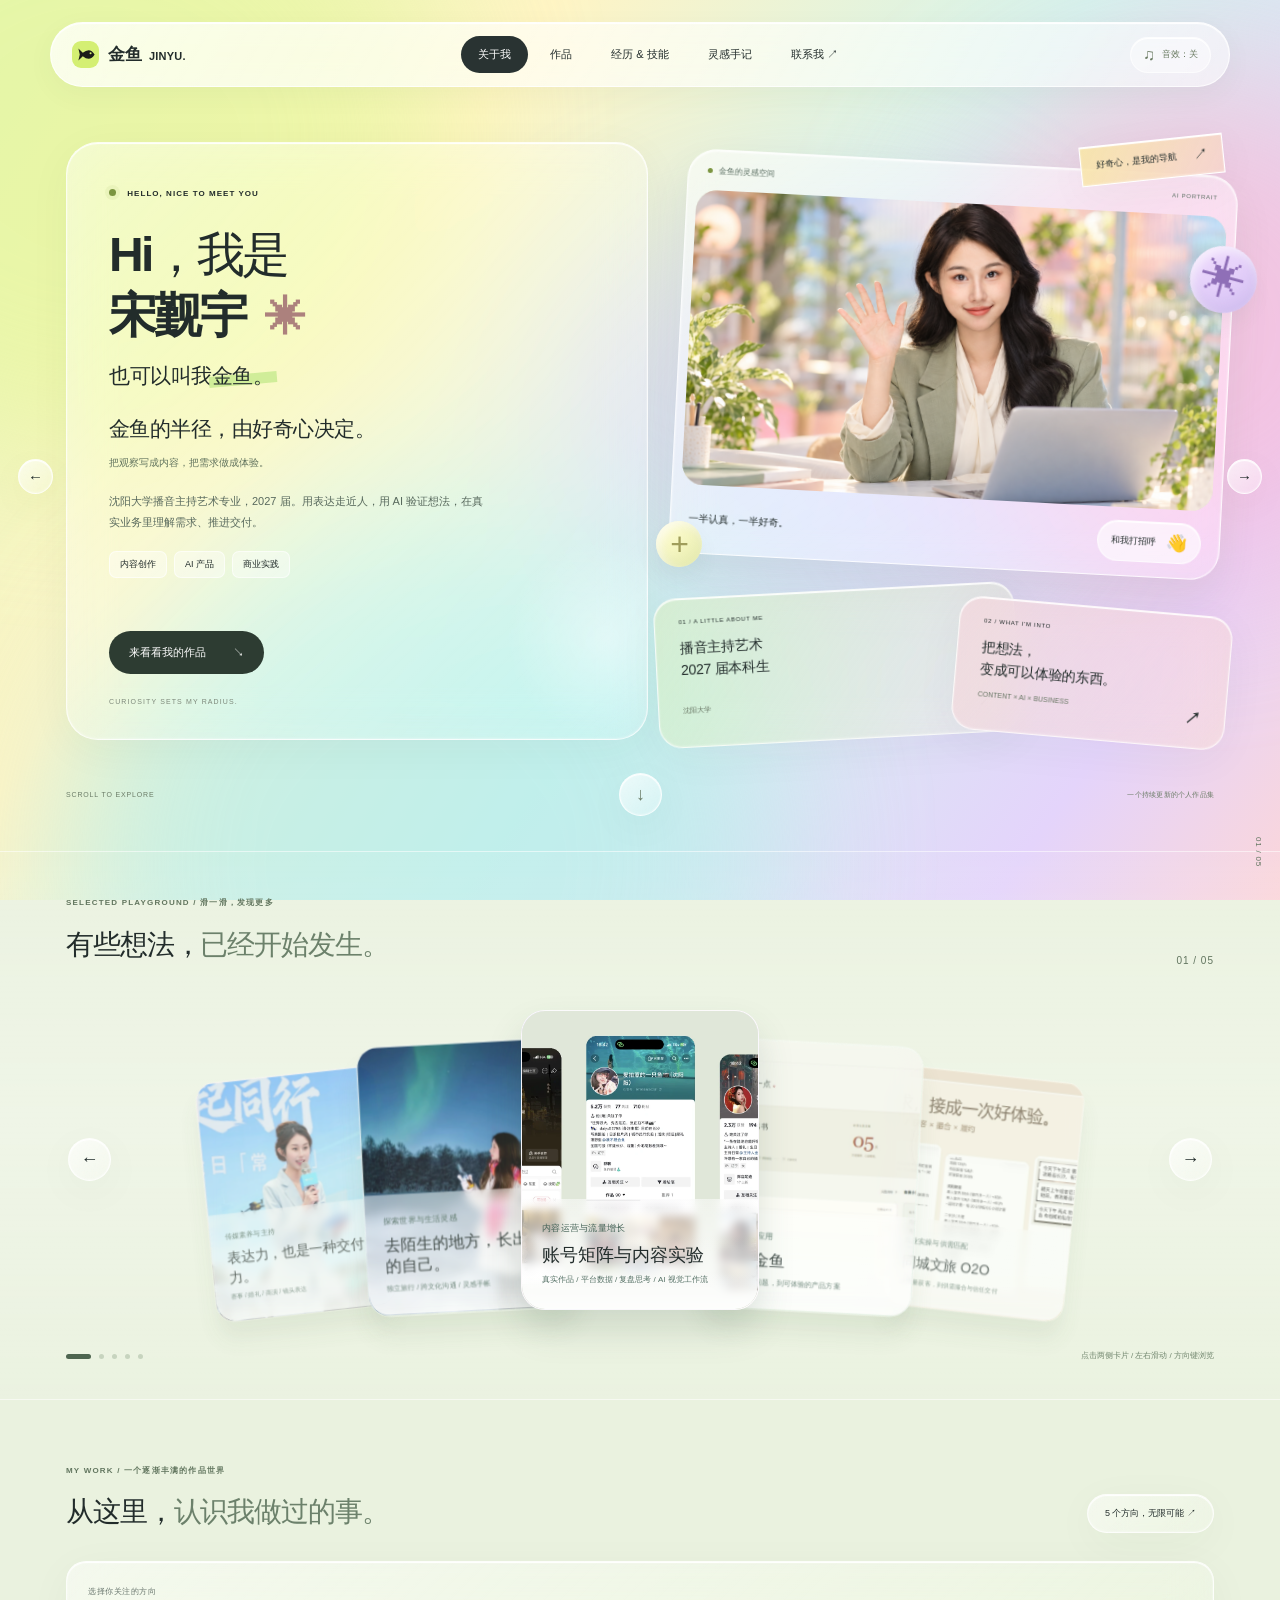
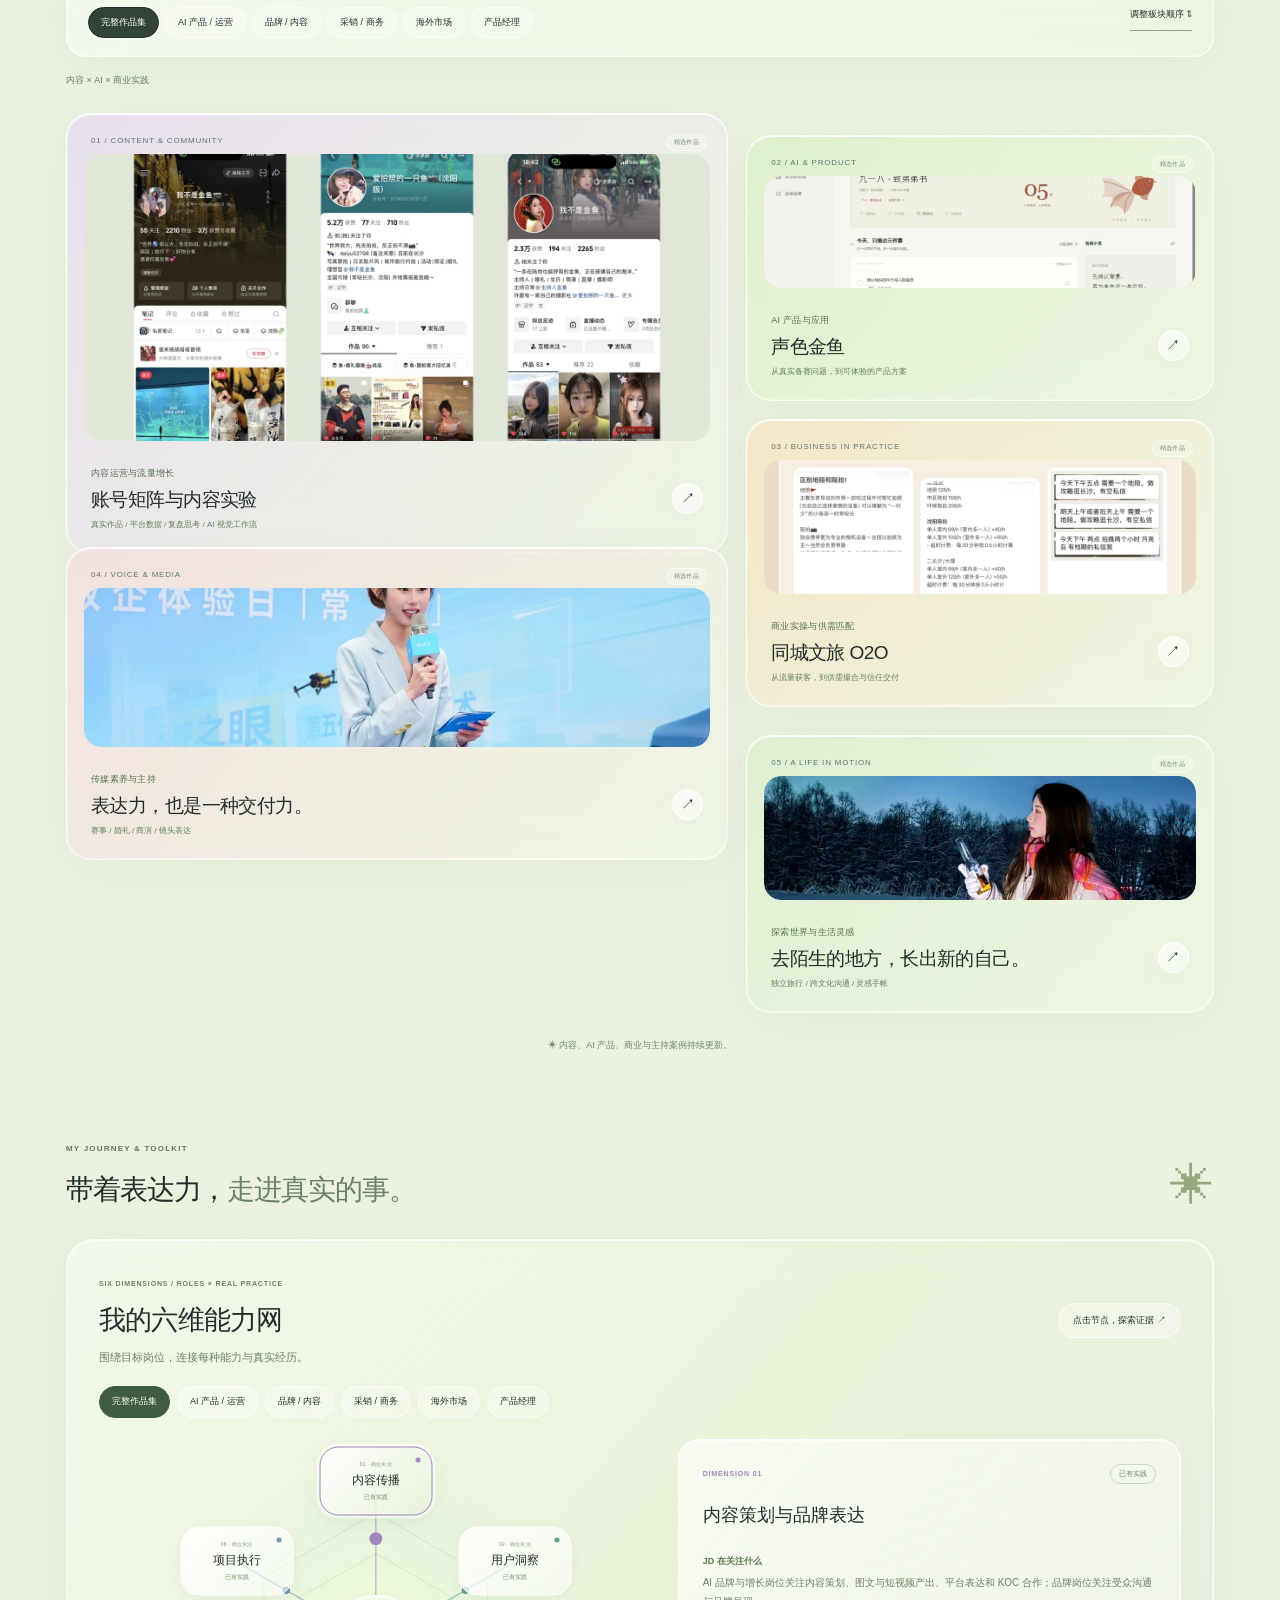
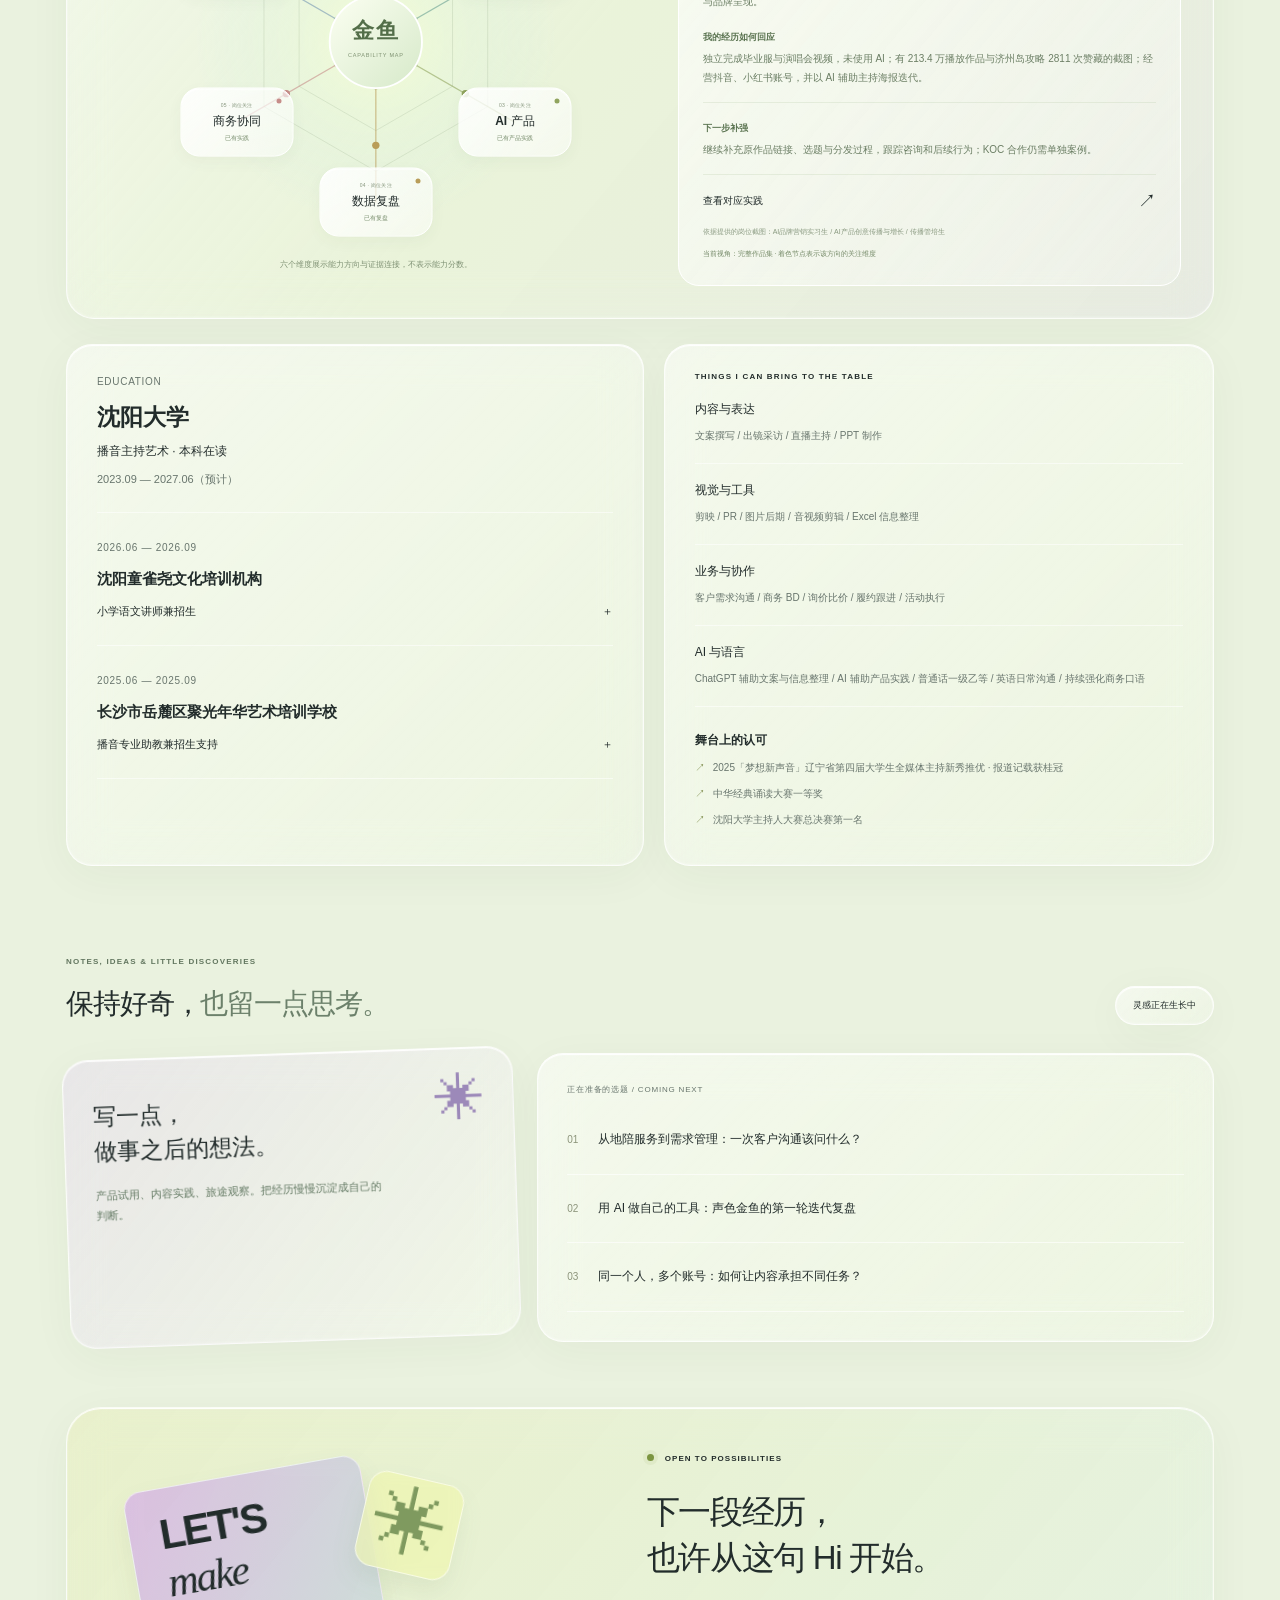
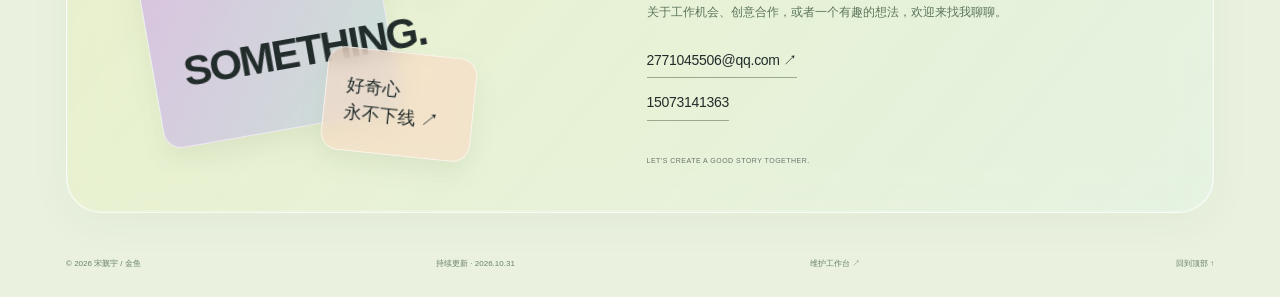
<file: index.html>
<!doctype html>
<html lang="zh-CN"><head><meta charset="utf-8"><meta name="viewport" content="width=device-width,initial-scale=1"><meta name="theme-color" content="#eff5d5"><meta name="description" content="宋觐宇的个人作品集：内容创作、AI 产品与商业实践。"><title>宋觐宇 · 金鱼 | 一个正在生长的作品集</title><link rel="icon" href="assets/icon.svg"><link rel="stylesheet" href="style.css"><link rel="stylesheet" href="skeleton.css"><link rel="stylesheet" href="enhancements.css"><link rel="stylesheet" href="content-updates.css"><link rel="stylesheet" href="commerce.css"><link rel="stylesheet" href="ai-product.css"><link rel="stylesheet" href="voice.css"><link rel="stylesheet" href="world.css"><script src="content.js" defer></script><script src="portfolio-schema.js" defer></script><script src="accounts.js" defer></script><script src="commerce.js" defer></script><script src="ai-product.js" defer></script><script src="voice.js" defer></script><script src="world.js" defer></script><script src="main.js" defer></script><script src="enhancements.js" defer></script></head>
<body><a class="skip" href="#main">跳到正文</a><div class="gradient-bg" aria-hidden="true"><i></i><i></i><i></i><i></i></div><header class="nav glass"><a class="brand" href="#hello"><img src="assets/icon.svg" alt=""><b>金鱼<span> JINYU.</span></b></a><nav aria-label="主导航"><a href="#hello" class="active">关于我</a><a href="#work">作品</a><a href="#experience">经历 & 技能</a><a href="#insights">灵感手记</a><a href="#contact">联系我 ↗</a></nav><button id="sound-toggle" class="sound-toggle" type="button" aria-pressed="false" aria-label="开启页面音效"><span class="sound-icon" aria-hidden="true">♫</span><span class="sound-label">音效：关</span></button></header>
<div class="page-rail"><button id="section-prev" class="glass round-btn" aria-label="上一个页面板块">←</button><span id="section-position">01 / 05</span><button id="section-next" class="glass round-btn" aria-label="下一个页面板块">→</button></div>
<main id="main"><section id="hello" class="hero wrap"><div class="hero-grid"><div class="hello-copy glass"><p class="eyebrow"><span class="status-dot"></span> HELLO, NICE TO MEET YOU</p><h1>Hi，我是<br><span class="name-line">宋觐宇<span class="hello-spark">✳</span></span><span class="alias-line">也可以叫我<span>金鱼。</span></span></h1><div class="brand-manifesto"><p id="brand-slogan"></p><span id="brand-subline"></span></div><p id="intro" class="intro"></p><div class="hero-tags"><span>内容创作</span><span>AI 产品</span><span>商业实践</span></div><a class="btn dark-btn" href="#work">来看看我的作品 <span>↘</span></a><span class="tiny-caption">CURIOSITY SETS MY RADIUS.</span></div><div class="character-wrap"><div class="character-card glass" id="character-card"><div class="character-meta"><span><i class="status-dot"></i> 金鱼的灵感空间</span><span>AI PORTRAIT</span></div><img id="ai-portrait" class="ai-portrait" src="assets/jinyu-ai-hello.png" alt="基于宋觐宇照片生成的 AI 形象，坐在桌前微笑抬手打招呼"><div class="portrait-bottom"><span>一半认真，一半好奇。</span><button id="greet" class="greet-btn" aria-label="和金鱼打招呼">和我打招呼 <span class="hand">👋</span></button></div><div id="greeting" class="greeting glass" role="status">嗨，欢迎来到我的小宇宙！</div></div><span class="sticker sticker-top glass">好奇心，是我的导航 <span>↗</span></span><div class="float-orb orb-one" aria-hidden="true">✳</div><div class="float-orb orb-two" aria-hidden="true">+</div></div><a class="mini-card mini-lime glass" href="#experience"><span>01 / A LITTLE ABOUT ME</span><strong>播音主持艺术<br>2027 届本科生</strong><small>沈阳大学 <b>↗</b></small></a><a class="mini-card mini-pink glass" href="#work"><span>02 / WHAT I'M INTO</span><strong>把想法，<br>变成可以体验的东西。</strong><small>CONTENT × AI × BUSINESS <b>↗</b></small></a></div><div class="hero-foot"><span>SCROLL TO EXPLORE</span><a class="glass round-btn" href="#playground" aria-label="向下探索作品">↓</a><span>一个持续更新的个人作品集</span></div></section>
<section id="playground" class="playground"><div class="wrap"><div class="section-head"><div><p class="eyebrow">SELECTED PLAYGROUND / 滑一滑，发现更多</p><h2>有些想法，<span>已经开始发生。</span></h2></div><span class="section-index" id="carousel-count">01 / 05</span></div><div id="carousel" class="carousel" tabindex="0" aria-label="项目轮播，可用左右方向键切换"><button id="carousel-prev" class="glass round-btn carousel-arrow prev" aria-label="上一个作品">←</button><div id="carousel-cards" class="carousel-cards"></div><button id="carousel-next" class="glass round-btn carousel-arrow next" aria-label="下一个作品">→</button></div><div class="carousel-bottom"><div id="carousel-dots" class="carousel-dots" aria-label="选择作品"></div><p>点击两侧卡片 / 左右滑动 / 方向键浏览</p></div></div></section>
<section id="work" class="work wrap"><div class="section-head"><div><p class="eyebrow">MY WORK / 一个逐渐丰满的作品世界</p><h2>从这里，<span>认识我做过的事。</span></h2></div><span class="glass section-pill">5 个方向，无限可能 ↗</span></div><div class="rolebar glass"><div><span class="small-label">选择你关注的方向</span><div id="roles" class="roles" aria-label="按岗位浏览"></div></div><button id="customize" class="subtle-btn" aria-expanded="false" aria-controls="order-panel">调整板块顺序 ⇅</button></div><p id="role-line" class="role-line" aria-live="polite"></p><div id="order-panel" class="order-panel glass" hidden><div class="order-head"><div><b>把最相关的经历放在前面</b><p>拖动或用箭头排序，再复制专属投递链接。</p></div><button class="subtle-btn" id="reset-order">恢复岗位默认</button></div><ul id="order-list"></ul><div class="share-row"><button class="btn dark-btn" id="copy-view">复制当前投递链接 ↗</button><input id="view-url" readonly aria-label="当前投递链接"></div></div><div id="modules" class="bento-grid"></div><p class="skeleton-note">✳ 内容、AI 产品、商业与主持案例持续更新。</p></section>
<section id="experience" class="experience wrap"><div class="section-head"><div><p class="eyebrow">MY JOURNEY & TOOLKIT</p><h2>带着表达力，<span>走进真实的事。</span></h2></div><span class="note-icon">✳</span></div><div id="capabilities" class="capability-network glass"><div class="network-heading"><div><span class="eyebrow">SIX DIMENSIONS / ROLES × REAL PRACTICE</span><h3>我的六维能力网</h3><p>围绕目标岗位，连接每种能力与真实经历。</p></div><span class="network-badge">点击节点，探索证据 ↗</span></div><div id="network-role-filters" class="network-role-filters" aria-label="按目标岗位查看能力"></div><div class="network-layout"><div class="network-figure"><div id="network-chart" class="network-chart" aria-label="六维能力网络"></div><p class="network-footnote">六个维度展示能力方向与证据连接，不表示能力分数。</p></div><div id="network-detail" class="network-detail" aria-live="polite"></div></div></div><div class="experience-grid"><div class="experience-sheet glass"><div class="education"><span class="small-label">EDUCATION</span><h3>沈阳大学</h3><p>播音主持艺术 · 本科在读</p><span class="muted">2023.09 — 2027.06（预计）</span></div><div id="internships"></div></div><div class="toolkit glass"><p class="eyebrow">THINGS I CAN BRING TO THE TABLE</p><div id="skills"></div><div class="honors"><h3>舞台上的认可</h3><ul id="honors"></ul></div></div></div></section>
<section id="insights" class="insights wrap"><div class="section-head"><div><p class="eyebrow">NOTES, IDEAS & LITTLE DISCOVERIES</p><h2>保持好奇，<span>也留一点思考。</span></h2></div><span class="glass section-pill">灵感正在生长中</span></div><div id="posts"></div><div class="notes-empty notes-grid"><div class="notes-intro glass"><span class="scribble-star">✳</span><h3>写一点，<br>做事之后的想法。</h3><p>产品试用、内容实践、旅途观察。把经历慢慢沉淀成自己的判断。</p></div><div class="notes-list glass"><p class="small-label">正在准备的选题 / COMING NEXT</p><ol id="post-ideas"></ol></div></div></section>
<section id="contact" class="contact wrap glass"><div class="contact-collage" aria-hidden="true"><div class="collage-tile tile-a">LET'S<br><i>make</i><br>SOMETHING.</div><div class="collage-tile tile-b">✳</div><div class="collage-tile tile-c">好奇心<br>永不下线 ↗</div></div><div class="contact-copy"><p class="eyebrow"><span class="status-dot"></span> OPEN TO POSSIBILITIES</p><h2>下一段经历，<br>也许从这句 Hi 开始。</h2><p>关于工作机会、创意合作，或者一个有趣的想法，欢迎来找我聊聊。</p><div class="contact-links"><a id="email-link"></a><a id="phone-link"></a></div><span class="small-label">LET'S CREATE A GOOD STORY TOGETHER.</span></div></section></main><footer class="wrap footer"><span>© <span id="year"></span> 宋觐宇 / 金鱼</span><span>持续更新 · <span id="updated"></span></span><a href="studio.html">维护工作台 ↗</a><a href="#hello">回到顶部 ↑</a></footer>
<dialog id="case-dialog"><div class="dialog-top"><span class="eyebrow" id="case-eyebrow"></span><button class="close-btn" aria-label="关闭项目详情">×</button></div><div id="case-body"></div></dialog><dialog id="image-dialog"><button class="close-btn" aria-label="关闭图片">×</button><img id="lightbox-image" alt=""><p id="lightbox-caption"></p></dialog><div id="toast" role="status" aria-live="polite"></div></body></html>
</file>
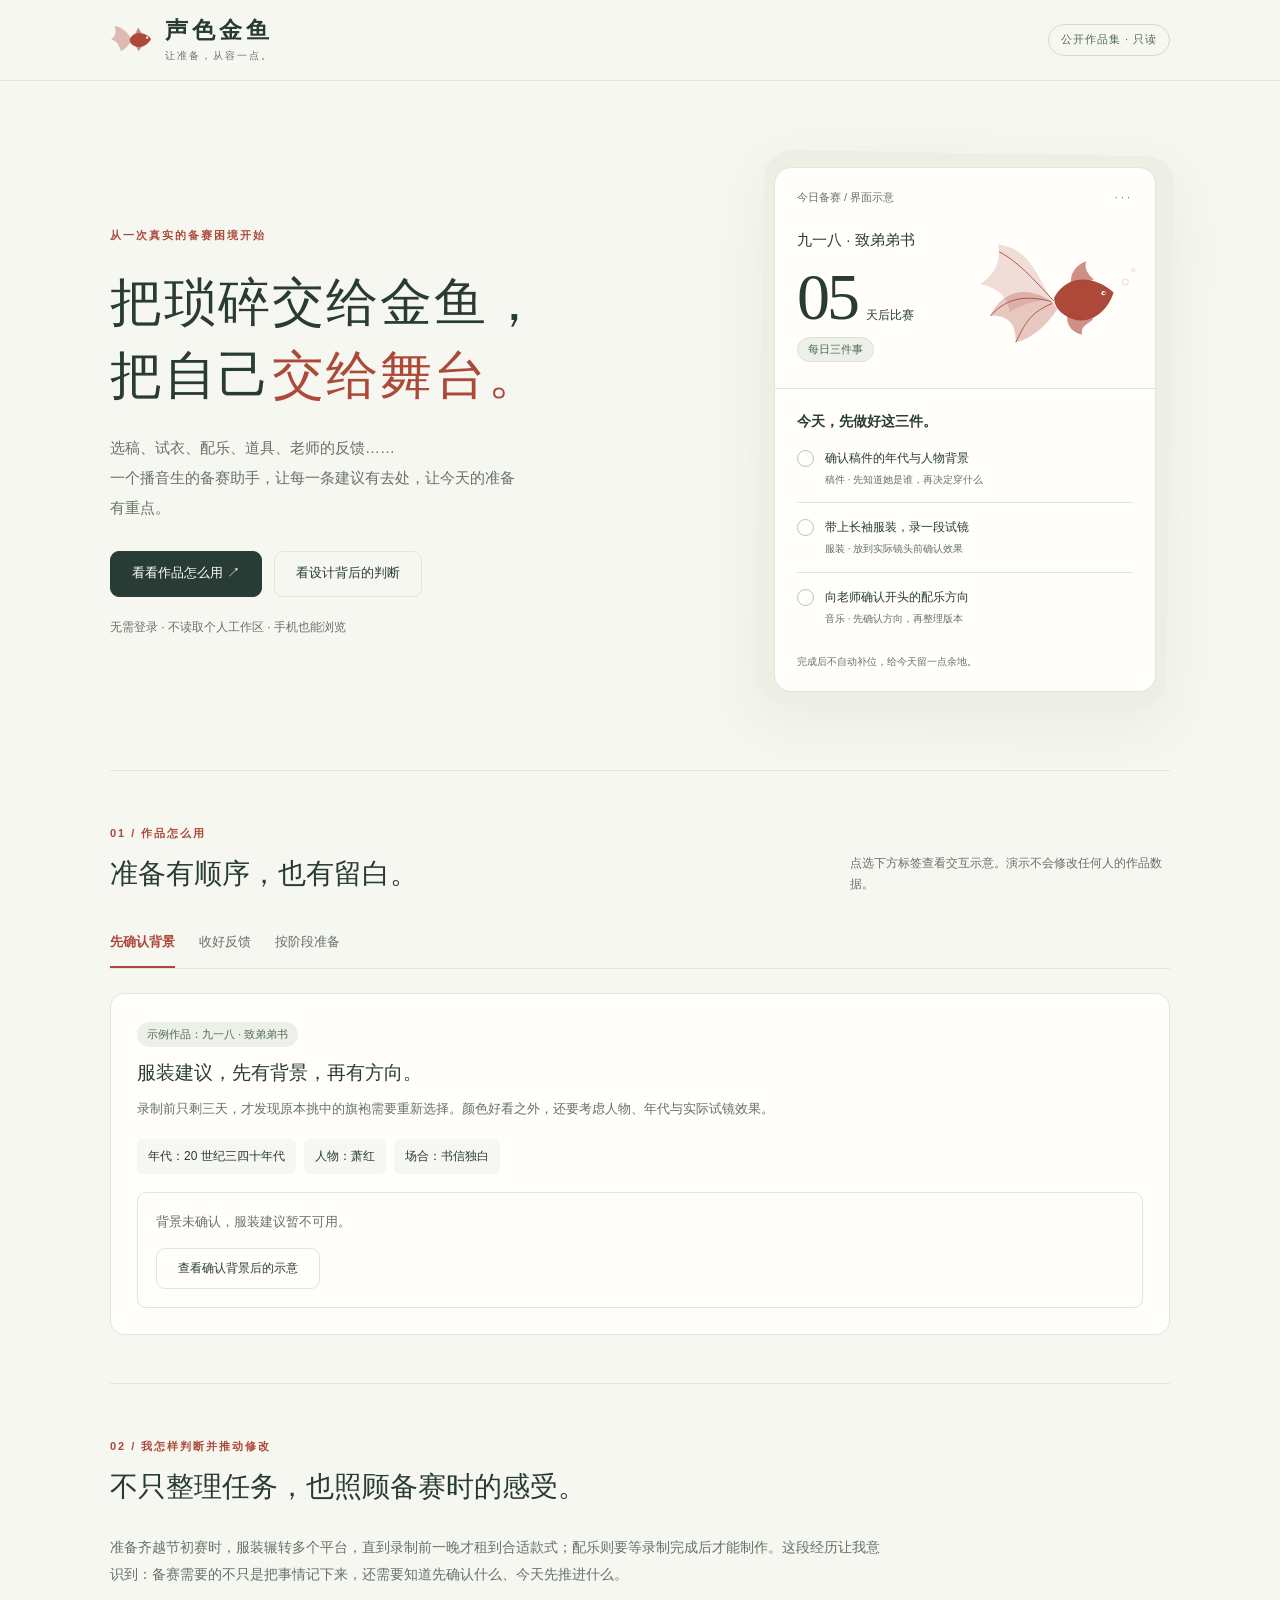
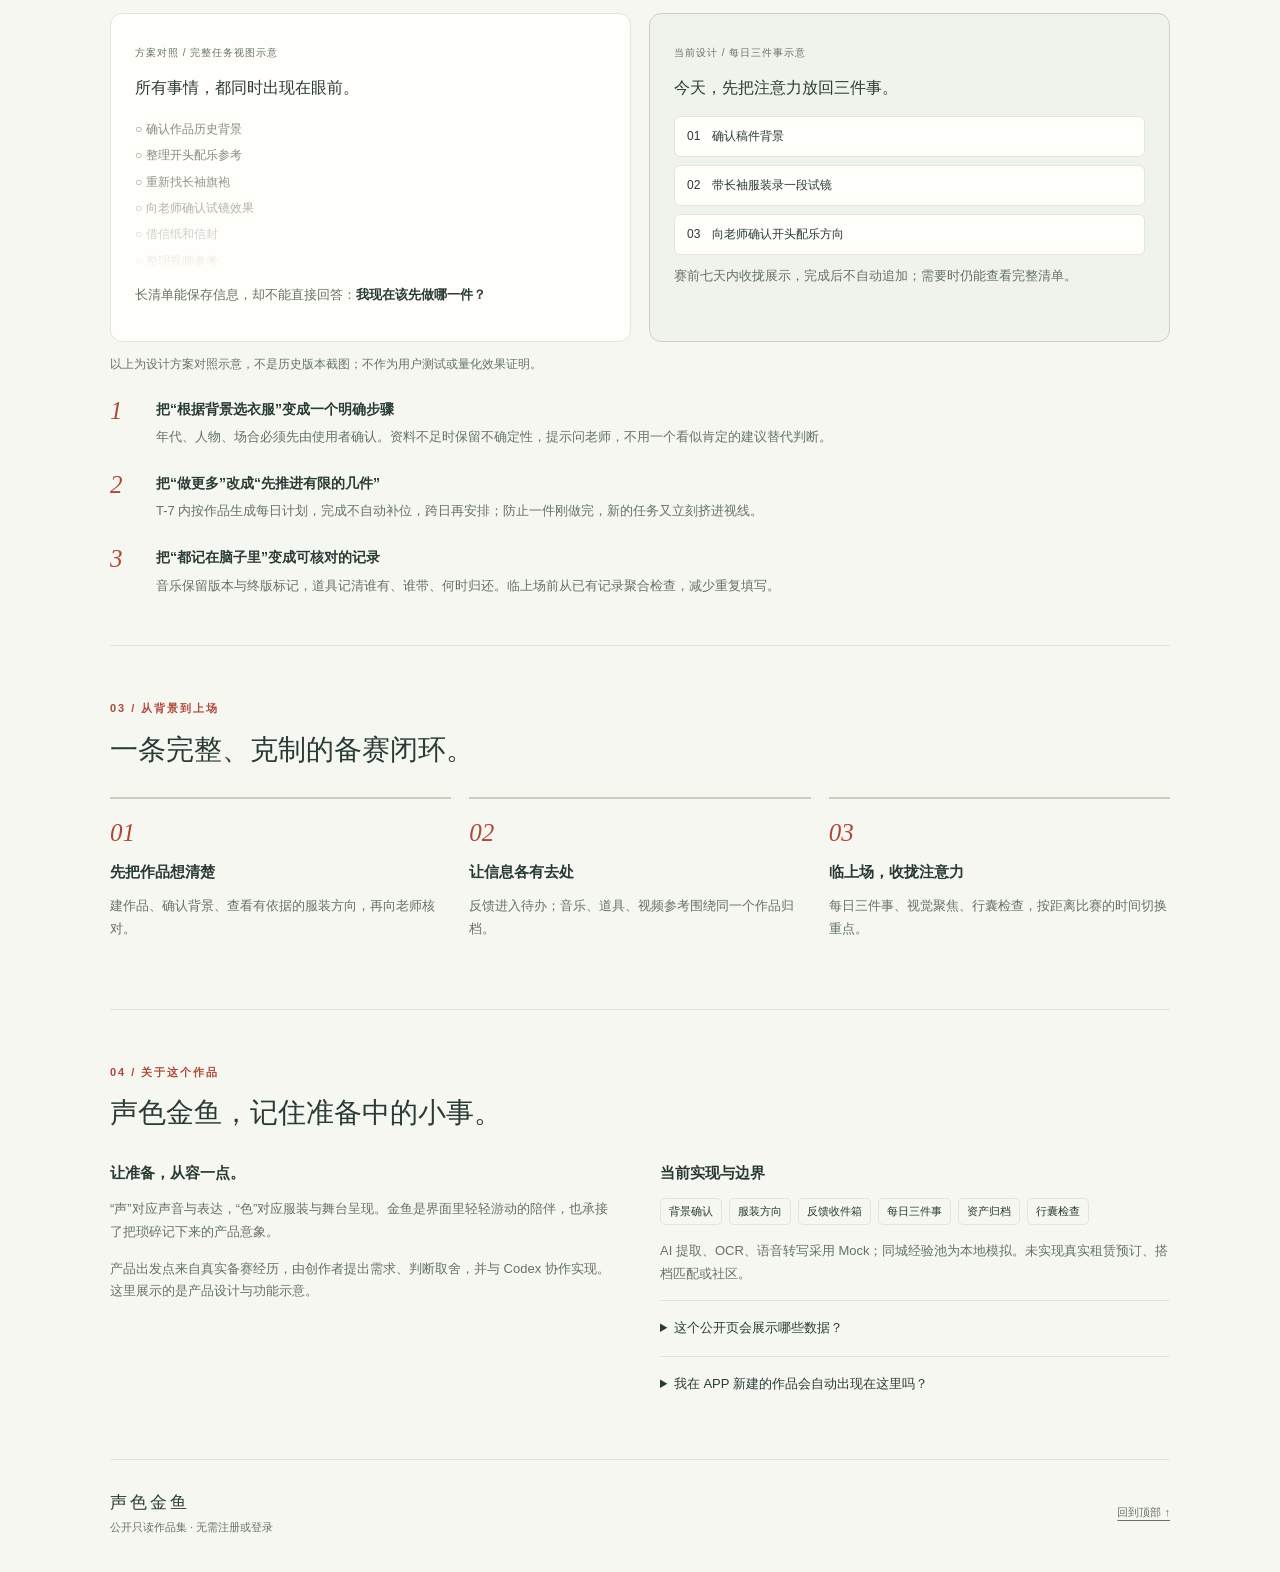
<file: demos/shengse-jinyu/index.html>
<!doctype html>
<html lang="zh-CN">
  <head>
    <meta charset="utf-8" />
    <meta name="viewport" content="width=device-width,initial-scale=1,viewport-fit=cover" />
    <meta name="theme-color" content="#f7f7f2" />
    <meta
      name="description"
      content="声色金鱼，一个从播音生真实备赛经历出发的产品作品。确认背景、收好反馈，每天推进三件事。公开只读展示，无需登录。"
    />
    <meta name="referrer" content="no-referrer" />
    <meta
      http-equiv="Content-Security-Policy"
      content="default-src 'none'; style-src 'unsafe-inline'; script-src 'unsafe-inline'; img-src data:; base-uri 'none'; form-action 'none'; connect-src 'none'"
    />
    <title>声色金鱼 · 让准备，从容一点。</title>
    <style>
      :root {
        --paper: #f7f7f2;
        --card: #fffefa;
        --ink: #293b35;
        --muted: #647267;
        --line: #e2e6dc;
        --red: #ad4939;
        --pale: #f5eae2;
        --green: #506b54;
        --soft: #edf0e8;
      }
      * {
        box-sizing: border-box;
      }
      html {
        scroll-behavior: smooth;
        scroll-padding-top: 96px;
      }
      body {
        margin: 0;
        background: var(--paper);
        color: var(--ink);
        font:
          15px/1.75 -apple-system,
          BlinkMacSystemFont,
          "PingFang SC",
          "Microsoft YaHei",
          sans-serif;
        -webkit-font-smoothing: antialiased;
      }
      button,
      a {
        touch-action: manipulation;
        -webkit-tap-highlight-color: transparent;
      }
      button {
        font: inherit;
        color: inherit;
        cursor: pointer;
      }
      button:focus-visible,
      a:focus-visible,
      summary:focus-visible {
        outline: 2px solid var(--red);
        outline-offset: 5px;
      }
      a {
        color: inherit;
        text-decoration: none;
      }
      h1,
      h2,
      h3,
      p {
        margin: 0;
      }
      button {
        border: 0;
      }
      svg {
        display: block;
      }
      main,
      .bar-inner,
      footer {
        width: min(1060px, 100% - 64px);
        margin: auto;
      }
      .topbar {
        border-bottom: 1px solid var(--line);
        background: rgba(247, 247, 242, 0.96);
        position: sticky;
        top: 0;
        z-index: 5;
      }
      .bar-inner {
        height: 80px;
        display: flex;
        align-items: center;
        justify-content: space-between;
        gap: 16px;
      }
      .brand {
        display: flex;
        align-items: center;
        gap: 10px;
      }
      .brand svg {
        color: var(--red);
        width: 45px;
        height: 45px;
      }
      .brand strong {
        display: block;
        font:
          600 23px/1.4 Georgia,
          "Songti SC",
          "SimSun",
          serif;
        letter-spacing: 4px;
      }
      .brand small {
        display: block;
        font-size: 10px;
        letter-spacing: 2px;
        color: var(--muted);
      }
      .access {
        font-size: 11px;
        letter-spacing: 1px;
        color: var(--green);
        border: 1px solid #d3dbc9;
        border-radius: 20px;
        padding: 5px 12px;
        white-space: nowrap;
      }
      .eyebrow {
        font-size: 11px;
        letter-spacing: 2px;
        font-weight: 600;
        color: var(--red);
      }
      .hero {
        display: grid;
        grid-template-columns: 1fr 410px;
        gap: 72px;
        align-items: center;
        padding: 72px 0 64px;
      }
      .hero h1 {
        font:
          500 clamp(35px, 4.3vw, 52px)/1.4 Georgia,
          "Songti SC",
          "SimSun",
          serif;
        letter-spacing: 2px;
        margin: 20px 0;
      }
      .hero h1 em {
        font-style: normal;
        color: var(--red);
      }
      .intro {
        color: var(--muted);
        max-width: 410px;
        font-size: 15px;
        line-height: 2;
      }
      .hero-actions {
        display: flex;
        gap: 12px;
        flex-wrap: wrap;
        margin: 28px 0 20px;
      }
      .button {
        display: inline-flex;
        justify-content: center;
        align-items: center;
        min-height: 46px;
        padding: 9px 21px;
        border: 1px solid var(--line);
        border-radius: 9px;
        background: transparent;
        font-size: 13px;
      }
      .button.primary {
        background: var(--ink);
        border-color: var(--ink);
        color: #fffefa;
      }
      .quiet {
        font-size: 12px;
        color: var(--muted);
      }
      .demo-shell {
        background: #eeeee5;
        padding: 14px;
        border-radius: 28px;
        box-shadow: 0 18px 55px #293b3510;
        transform: rotate(1deg);
      }
      .demo {
        background: var(--card);
        border: 1px solid var(--line);
        border-radius: 17px;
        overflow: hidden;
        transform: rotate(-1deg);
      }
      .demo-top {
        padding: 20px 22px 0;
        display: flex;
        align-items: center;
        justify-content: space-between;
        font-size: 11px;
        color: var(--muted);
      }
      .dots {
        letter-spacing: 3px;
      }
      .countdown {
        position: relative;
        overflow: hidden;
        padding: 20px 22px 18px;
        border-bottom: 1px solid var(--line);
        min-height: 182px;
      }
      .countdown h2 {
        font-size: 15px;
        font-weight: 500;
        margin: 0 0 3px;
      }
      .days {
        font:
          500 66px/1.2 Georgia,
          serif;
        letter-spacing: -3px;
      }
      .days small {
        font: 400 12px/1.5 sans-serif;
        letter-spacing: 0;
        padding-left: 9px;
      }
      .stage-label {
        display: inline-block;
        background: var(--soft);
        border: 1px solid #dce3d5;
        border-radius: 20px;
        padding: 2px 10px;
        color: var(--green);
        font-size: 11px;
        margin-left: 12px;
        vertical-align: middle;
      }
      .fish {
        position: absolute;
        width: 178px;
        height: 149px;
        right: 4px;
        bottom: 12px;
        color: var(--red);
        animation: swim 7s ease-in-out infinite;
      }
      .fish .tail {
        transform-origin: 140px 125px;
        animation: tail 3s ease-in-out infinite;
      }
      .bubble {
        animation: bubble 4s ease-in-out infinite;
        transform-origin: center;
      }
      .demo-body {
        padding: 20px 22px;
      }
      .demo-body h3 {
        font-size: 14px;
      }
      .task {
        display: flex;
        align-items: flex-start;
        gap: 11px;
        padding: 14px 0;
        border-bottom: 1px solid var(--line);
        font-size: 12px;
      }
      .task:last-of-type {
        border-bottom: 0;
      }
      .task i {
        width: 17px;
        height: 17px;
        border: 1px solid #b9c5b1;
        border-radius: 50%;
        flex-shrink: 0;
        margin-top: 2px;
      }
      .task small {
        display: block;
        font-size: 10px;
        color: var(--muted);
        margin-top: 2px;
      }
      .demo-note {
        font-size: 10px;
        color: var(--muted);
        margin-top: 12px;
      }
      .section {
        border-top: 1px solid var(--line);
        padding: 48px 0;
      }
      .section-heading {
        display: flex;
        align-items: end;
        justify-content: space-between;
        gap: 20px;
        margin-bottom: 26px;
      }
      .section h2 {
        font:
          500 28px/1.5 Georgia,
          "Songti SC",
          "SimSun",
          serif;
        margin-top: 8px;
      }
      .section-heading p {
        font-size: 12px;
        color: var(--muted);
        max-width: 320px;
      }
      .tabs {
        display: flex;
        border-bottom: 1px solid var(--line);
        gap: 24px;
        margin-bottom: 24px;
      }
      .tabs button {
        background: transparent;
        padding: 10px 0 12px;
        font-size: 13px;
        border-bottom: 2px solid transparent;
        color: var(--muted);
      }
      .tabs button[aria-selected="true"] {
        color: var(--red);
        border-color: var(--red);
        font-weight: 600;
      }
      .panel[hidden] {
        display: none;
      }
      .panel {
        background: var(--card);
        border: 1px solid var(--line);
        border-radius: 14px;
        padding: 26px;
      }
      .panel h3 {
        font-size: 19px;
        font-weight: 500;
        margin: 9px 0;
      }
      .panel p {
        color: var(--muted);
        font-size: 13px;
      }
      .pill {
        display: inline-block;
        padding: 3px 10px;
        border-radius: 20px;
        background: var(--soft);
        color: var(--green);
        font-size: 11px;
      }
      .label-row {
        display: flex;
        gap: 8px;
        flex-wrap: wrap;
        margin: 18px 0;
      }
      .label-row span {
        font-size: 12px;
        padding: 7px 11px;
        background: var(--paper);
        border-radius: 6px;
      }
      .background-demo {
        padding: 18px;
        border: 1px solid var(--line);
        border-radius: 9px;
        margin-top: 18px;
      }
      .background-demo .button {
        margin-top: 14px;
        font-size: 12px;
        min-height: 40px;
      }
      .result {
        margin-top: 16px;
        padding: 15px;
        background: var(--soft);
        border-radius: 8px;
      }
      .result[hidden] {
        display: none;
      }
      .result strong {
        font-size: 13px;
        font-weight: 600;
      }
      .result p {
        font-size: 12px;
        margin-top: 6px;
      }
      .split {
        display: grid;
        grid-template-columns: 1fr 1fr;
        gap: 18px;
      }
      .subcard {
        border: 1px solid var(--line);
        border-radius: 10px;
        padding: 20px;
        margin-top: 16px;
      }
      .subcard h4 {
        font-size: 14px;
        margin: 0 0 8px;
      }
      .subcard p {
        font-size: 12px;
      }
      .stage-controls {
        display: flex;
        gap: 8px;
        flex-wrap: wrap;
        margin: 16px 0;
      }
      .stage-controls button {
        font-size: 12px;
        background: var(--paper);
        border: 1px solid var(--line);
        padding: 7px 11px;
        border-radius: 6px;
      }
      .stage-controls button[aria-pressed="true"] {
        color: #fff;
        background: var(--green);
        border-color: var(--green);
      }
      .stage-output {
        border-left: 3px solid var(--red);
        padding: 12px 16px;
        background: var(--pale);
      }
      .stage-output strong {
        font-size: 14px;
      }
      .stage-output p {
        margin-top: 5px;
      }
      .case-intro {
        font-size: 14px;
        line-height: 1.95;
        max-width: 770px;
        color: var(--muted);
        margin-bottom: 24px;
      }
      .case-grid {
        display: grid;
        grid-template-columns: 1fr 1fr;
        gap: 18px;
      }
      .case {
        border: 1px solid var(--line);
        border-radius: 12px;
        padding: 24px;
        background: var(--card);
      }
      .case h3 {
        font-size: 16px;
        font-weight: 500;
        margin: 10px 0 14px;
      }
      .case .tag {
        font-size: 10px;
        letter-spacing: 1px;
        color: var(--muted);
      }
      .case.after {
        border-color: #c8d4c0;
        background: #f0f3eb;
      }
      .case p {
        font-size: 13px;
        color: var(--muted);
        margin: 10px 0;
      }
      .case strong {
        font-weight: 600;
        color: var(--ink);
      }
      .mini-task {
        font-size: 12px;
        background: #fffefa;
        border-radius: 6px;
        padding: 9px 12px;
        margin: 8px 0;
        border: 1px solid var(--line);
      }
      .before-list {
        height: 158px;
        overflow: hidden;
        position: relative;
        color: #858b82;
        line-height: 2.2;
        font-size: 12px;
      }
      .before-list:after {
        content: "";
        position: absolute;
        inset: 0;
        background: linear-gradient(transparent 35%, var(--card));
      }
      .decision {
        margin-top: 22px;
        display: grid;
        grid-template-columns: 36px 1fr;
        gap: 10px;
        max-width: 800px;
      }
      .decision .number {
        font:
          italic 25px Georgia,
          serif;
        color: var(--red);
      }
      .decision h3 {
        font-size: 14px;
        font-weight: 600;
      }
      .decision p {
        font-size: 13px;
        color: var(--muted);
        margin-top: 5px;
      }
      .flow {
        display: grid;
        grid-template-columns: repeat(3, 1fr);
        gap: 18px;
      }
      .flow article {
        border-top: 2px solid #c8d1c0;
        padding: 20px 0;
      }
      .flow span {
        font:
          italic 25px Georgia,
          serif;
        color: var(--red);
      }
      .flow h3 {
        font-size: 15px;
        margin: 10px 0;
      }
      .flow p {
        font-size: 13px;
        color: var(--muted);
      }
      .about {
        display: grid;
        grid-template-columns: 1fr 1fr;
        gap: 40px;
      }
      .about h3 {
        font-size: 15px;
        margin-bottom: 12px;
      }
      .about p {
        font-size: 13px;
        color: var(--muted);
        margin-bottom: 14px;
      }
      .scope {
        display: flex;
        gap: 7px;
        flex-wrap: wrap;
        margin-bottom: 15px;
      }
      .scope span {
        font-size: 11px;
        border: 1px solid var(--line);
        border-radius: 5px;
        padding: 3px 8px;
      }
      details {
        border-top: 1px solid var(--line);
        padding: 16px 0;
        font-size: 13px;
      }
      details p {
        margin-top: 10px;
      }
      summary {
        cursor: pointer;
      }
      footer {
        border-top: 1px solid var(--line);
        padding: 28px 0 35px;
        display: flex;
        align-items: center;
        justify-content: space-between;
        gap: 20px;
        font-size: 11px;
        color: var(--muted);
      }
      .footer-name {
        font-family: Georgia, "Songti SC", "SimSun", serif;
        font-size: 17px;
        color: var(--ink);
        letter-spacing: 3px;
      }
      footer a {
        text-decoration: underline;
        text-underline-offset: 4px;
      }
      .skip {
        position: absolute;
        left: -999px;
      }
      .skip:focus {
        position: fixed;
        left: 12px;
        top: 12px;
        background: var(--card);
        z-index: 10;
        padding: 8px;
      }
      @keyframes swim {
        0%,
        100% {
          transform: translate(0, 0) rotate(-3deg);
        }
        50% {
          transform: translate(8px, -9px) rotate(2deg);
        }
      }
      @keyframes tail {
        0%,
        100% {
          transform: rotate(-3deg);
        }
        50% {
          transform: rotate(5deg);
        }
      }
      @keyframes bubble {
        0%,
        100% {
          opacity: 0.2;
          transform: translateY(0);
        }
        50% {
          opacity: 0.55;
          transform: translateY(-6px);
        }
      }
      @media (max-width: 800px) {
        .hero {
          grid-template-columns: 1fr 340px;
          gap: 28px;
          padding: 48px 0;
        }
        .hero h1 {
          font-size: 36px;
        }
        .intro {
          font-size: 13px;
        }
        .demo-body {
          padding: 18px;
        }
        .countdown {
          padding: 18px;
        }
        .fish {
          width: 152px;
        }
        .section-heading {
          align-items: start;
          flex-direction: column;
          gap: 8px;
        }
      }
      @media (max-width: 620px) {
        main,
        .bar-inner,
        footer {
          width: calc(100% - 40px);
        }
        .bar-inner {
          height: 70px;
        }
        .brand strong {
          font-size: 21px;
        }
        .brand svg {
          width: 35px;
          height: 35px;
        }
        .brand small {
          font-size: 9px;
        }
        .access {
          font-size: 10px;
          padding: 3px 9px;
        }
        .hero {
          display: block;
          padding: 34px 0 38px;
        }
        .hero h1 {
          font-size: 37px;
          margin: 15px 0;
          line-height: 1.45;
        }
        .intro {
          font-size: 14px;
          max-width: 100%;
        }
        .hero-actions {
          margin: 22px 0 16px;
        }
        .demo-shell {
          margin: 30px 5px 0;
          padding: 10px;
          transform: none;
        }
        .demo {
          transform: none;
        }
        .demo-top {
          padding: 16px 19px 0;
        }
        .demo-body {
          padding: 16px 19px;
        }
        .countdown {
          padding: 16px 19px;
          min-height: 157px;
        }
        .days {
          font-size: 56px;
        }
        .fish {
          right: 10px;
          bottom: 0;
          width: 163px;
        }
        .task {
          padding: 12px 0;
        }
        .section {
          padding: 32px 0;
        }
        .section h2 {
          font-size: 25px;
        }
        .section-heading {
          margin-bottom: 20px;
        }
        .tabs {
          gap: 20px;
        }
        .tabs button {
          font-size: 12px;
        }
        .panel {
          padding: 20px;
        }
        .split,
        .case-grid,
        .about {
          grid-template-columns: 1fr;
          gap: 14px;
        }
        .flow {
          grid-template-columns: 1fr;
          gap: 0;
        }
        .flow article {
          padding: 18px 0;
          display: grid;
          grid-template-columns: 30px 1fr;
          column-gap: 12px;
        }
        .flow article span {
          grid-row: span 2;
        }
        .flow h3 {
          margin: 1px 0 5px;
        }
        .flow p {
          grid-column: 2;
        }
        .case {
          padding: 20px;
        }
        .about {
          gap: 20px;
        }
        .section-heading p {
          max-width: none;
        }
        footer {
          align-items: start;
          flex-direction: column;
          gap: 12px;
        }
        .quiet {
          font-size: 11px;
        }
        .eyebrow {
          font-size: 10px;
        }
        .stage-controls {
          gap: 6px;
        }
        .stage-controls button {
          padding: 7px 9px;
          font-size: 11px;
        }
      }
      @media (prefers-reduced-motion: reduce) {
        html {
          scroll-behavior: auto;
        }
        .fish,
        .fish .tail,
        .bubble {
          animation: none;
        }
      }
      @media print {
        .topbar {
          position: static;
        }
        .hero {
          grid-template-columns: 1fr 340px;
          gap: 30px;
        }
        main,
        .bar-inner,
        footer {
          width: 100%;
        }
        .hero-actions,
        .tabs,
        .stage-controls,
        .background-demo button,
        footer a {
          display: none;
        }
        .panel[hidden] {
          display: block;
        }
        .panel {
          margin-bottom: 16px;
        }
        .section,
        .case,
        .demo {
          break-inside: avoid;
        }
        .fish,
        .tail,
        .bubble {
          animation: none;
        }
        body {
          font-size: 12px;
        }
      }
    </style>
  </head>
  <body>
    <a class="skip" href="#content">跳到主要内容</a>
    <header class="topbar">
      <div class="bar-inner">
        <a href="#top" class="brand" aria-label="声色金鱼，回到顶部"
          ><svg viewBox="0 0 80 70" fill="none" aria-hidden="true">
            <path
              d="M39 33C25 10 12 10 8 9C13 22 7 29 2 33C15 35 16 47 20 54C30 47 36 41 39 33Z"
              fill="currentColor"
              opacity=".35"
            />
            <path d="M35 33C42 17 62 19 73 32C65 48 46 52 36 39Z" fill="currentColor" />
            <circle cx="66" cy="30" r="2" fill="#fffefa" />
            <path d="M45 23L50 12L57 23M45 44L51 54L58 44" fill="currentColor" opacity=".6" />
          </svg>
          <div><strong>声色金鱼</strong><small>让准备，从容一点。</small></div></a
        ><span class="access">公开作品集 · 只读</span>
      </div>
    </header>
    <main id="content">
      <section class="hero" id="top" aria-labelledby="hero-title">
        <div>
          <span class="eyebrow">从一次真实的备赛困境开始</span>
          <h1 id="hero-title">把琐碎交给金鱼，<br />把自己<em>交给舞台。</em></h1>
          <p class="intro">
            选稿、试衣、配乐、道具、老师的反馈……<br />一个播音生的备赛助手，让每一条建议有去处，让今天的准备有重点。
          </p>
          <div class="hero-actions">
            <a class="button primary" href="#experience"
              >看看作品怎么用 <span aria-hidden="true">&nbsp;↗</span></a
            ><a class="button" href="#decisions">看设计背后的判断</a>
          </div>
          <p class="quiet">无需登录 · 不读取个人工作区 · 手机也能浏览</p>
        </div>
        <div class="demo-shell">
          <div class="demo" aria-label="每日三件事界面示意，内容为演示">
            <div class="demo-top">
              <span>今日备赛 / 界面示意</span><span class="dots" aria-hidden="true">···</span>
            </div>
            <div class="countdown">
              <h2>九一八 · 致弟弟书</h2>
              <div class="days">05<small>天后比赛</small></div>
              <span class="stage-label" style="margin-left: 0">每日三件事</span
              ><svg class="fish" viewBox="0 0 300 250" fill="none" aria-hidden="true">
                <g class="tail">
                  <path
                    d="M133 121C107 83 97 35 42 29C49 61 33 82 12 96C45 103 58 118 62 143C81 129 105 124 133 121Z"
                    fill="currentColor"
                    opacity=".18"
                  />
                  <path
                    d="M132 124C83 95 48 111 29 149C63 147 73 167 72 194C101 187 125 164 142 138"
                    fill="currentColor"
                    opacity=".3"
                  />
                  <path
                    d="M136 124C100 85 76 58 44 41M132 125C78 111 53 125 29 149M134 128C95 144 87 164 72 194"
                    stroke="currentColor"
                    stroke-width="1.5"
                  />
                </g>
                <path
                  d="M137 118C160 78 205 81 237 110C224 150 186 171 153 147C142 139 136 130 137 118Z"
                  fill="currentColor"
                />
                <path
                  d="M166 95C162 78 175 62 191 57C187 69 193 79 204 88M160 145C155 162 165 177 184 181C181 164 195 164 203 154"
                  fill="currentColor"
                  opacity=".6"
                />
                <circle cx="220" cy="111" r="3.5" fill="#fffefa" />
                <circle cx="221" cy="111" r="1.8" fill="#4b332f" />
                <circle class="bubble" cx="257" cy="92" r="5" stroke="currentColor" opacity=".35" />
                <circle class="bubble" cx="270" cy="72" r="3" stroke="currentColor" opacity=".3" />
              </svg>
            </div>
            <div class="demo-body">
              <h3>今天，先做好这三件。</h3>
              <div class="task">
                <i aria-hidden="true"></i>
                <div>确认稿件的年代与人物背景<small>稿件 · 先知道她是谁，再决定穿什么</small></div>
              </div>
              <div class="task">
                <i aria-hidden="true"></i>
                <div>带上长袖服装，录一段试镜<small>服装 · 放到实际镜头前确认效果</small></div>
              </div>
              <div class="task">
                <i aria-hidden="true"></i>
                <div>向老师确认开头的配乐方向<small>音乐 · 先确认方向，再整理版本</small></div>
              </div>
              <p class="demo-note">完成后不自动补位，给今天留一点余地。</p>
            </div>
          </div>
        </div>
      </section>
      <section class="section" id="experience" aria-labelledby="experience-title">
        <div class="section-heading">
          <div>
            <span class="eyebrow">01 / 作品怎么用</span>
            <h2 id="experience-title">准备有顺序，也有留白。</h2>
          </div>
          <p>点选下方标签查看交互示意。演示不会修改任何人的作品数据。</p>
        </div>
        <div class="tabs" role="tablist" aria-label="功能展示">
          <button
            role="tab"
            id="tab-background"
            aria-selected="true"
            aria-controls="panel-background"
            tabindex="0"
            data-tab="background"
          >
            先确认背景</button
          ><button
            role="tab"
            id="tab-feedback"
            aria-selected="false"
            aria-controls="panel-feedback"
            tabindex="-1"
            data-tab="feedback"
          >
            收好反馈</button
          ><button
            role="tab"
            id="tab-stage"
            aria-selected="false"
            aria-controls="panel-stage"
            tabindex="-1"
            data-tab="stage"
          >
            按阶段准备
          </button>
        </div>
        <div class="panel" id="panel-background" role="tabpanel" aria-labelledby="tab-background">
          <span class="pill">示例作品：九一八 · 致弟弟书</span>
          <h3>服装建议，先有背景，再有方向。</h3>
          <p>
            录制前只剩三天，才发现原本挑中的旗袍需要重新选择。颜色好看之外，还要考虑人物、年代与实际试镜效果。
          </p>
          <div class="label-row">
            <span>年代：20 世纪三四十年代</span><span>人物：萧红</span><span>场合：书信独白</span>
          </div>
          <div class="background-demo">
            <p id="background-message">背景未确认，服装建议暂不可用。</p>
            <button
              type="button"
              class="button"
              id="background-toggle"
              aria-expanded="false"
              aria-controls="wardrobe-result"
            >
              查看确认背景后的示意
            </button>
            <div class="result" id="wardrobe-result" hidden>
              <strong>方向：朴素长袖，先在镜头前试穿</strong>
              <p>参考人物年代资料，向老师核对款式；再试低饱和色彩和长袖轮廓是否适合录制光线。</p>
              <p>资料类型：年代资料 / 镜头试穿提醒。此处为流程示意，不构成服装史结论或店铺推荐。</p>
            </div>
          </div>
        </div>
        <div
          class="panel"
          id="panel-feedback"
          role="tabpanel"
          aria-labelledby="tab-feedback"
          hidden
        >
          <span class="pill">让一句建议变成下一步</span>
          <h3>老师说过的话，不再散在聊天里。</h3>
          <p>反馈可以来自截图、文字、语音文件和口述。识别结果需要核对，失败的内容留待人工分类。</p>
          <div class="split">
            <div class="subcard">
              <h4>收到的反馈 / 示例</h4>
              <p>“服装可以优先试长袖，带到实际镜头前看一下效果。”</p>
            </div>
            <div class="subcard">
              <h4>整理后的待办 / 示例</h4>
              <p><span class="pill">服装</span></p>
              <p style="margin-top: 9px">带上长袖服装，录一段试镜。</p>
            </div>
          </div>
          <p style="margin-top: 18px">
            当前 MVP 使用规则模拟归类、OCR 与转写。公开页不展示私人聊天截图，也不连接个人数据。
          </p>
        </div>
        <div class="panel" id="panel-stage" role="tabpanel" aria-labelledby="tab-stage" hidden>
          <span class="pill">同一个作品，不同的准备重点</span>
          <h3>离舞台越近，界面越聚焦。</h3>
          <p>选择一个阶段，看看首页会怎样收拢信息。</p>
          <div class="stage-controls" role="group" aria-label="选择演示备赛阶段">
            <button type="button" aria-pressed="false" data-stage="early">还剩 12 天</button
            ><button type="button" aria-pressed="true" data-stage="content">还剩 5 天</button
            ><button type="button" aria-pressed="false" data-stage="visual">还剩 3 天</button
            ><button type="button" aria-pressed="false" data-stage="packing">还剩 1 天</button>
          </div>
          <div class="stage-output" aria-live="polite">
            <strong id="stage-title">每日三件事</strong>
            <p id="stage-description">
              今天最多展示三件需要推进的事。完成后不自动补位；每天有一次建议替换额度，超过时温和提示。
            </p>
          </div>
        </div>
        <noscript
          ><p class="quiet" style="margin-top: 15px">
            当前浏览器未启用 JavaScript。首个示例与下方全部作品说明仍可阅读。
          </p></noscript
        >
      </section>
      <section class="section" id="decisions" aria-labelledby="decisions-title">
        <div class="section-heading">
          <div>
            <span class="eyebrow">02 / 我怎样判断并推动修改</span>
            <h2 id="decisions-title">不只整理任务，也照顾备赛时的感受。</h2>
          </div>
        </div>
        <p class="case-intro">
          准备齐越节初赛时，服装辗转多个平台，直到录制前一晚才租到合适款式；配乐则要等录制完成后才能制作。这段经历让我意识到：备赛需要的不只是把事情记下来，还需要知道先确认什么、今天先推进什么。
        </p>
        <div class="case-grid">
          <article class="case">
            <span class="tag">方案对照 / 完整任务视图示意</span>
            <h3>所有事情，都同时出现在眼前。</h3>
            <div class="before-list">
              ○ 确认作品历史背景<br />○ 整理开头配乐参考<br />○ 重新找长袖旗袍<br />○
              向老师确认试镜效果<br />○ 借信纸和信封<br />○ 整理视频参考<br />○ 确认道具携带人
            </div>
            <p>长清单能保存信息，却不能直接回答：<strong>我现在该先做哪一件？</strong></p>
          </article>
          <article class="case after">
            <span class="tag">当前设计 / 每日三件事示意</span>
            <h3>今天，先把注意力放回三件事。</h3>
            <div class="mini-task">01　确认稿件背景</div>
            <div class="mini-task">02　带长袖服装录一段试镜</div>
            <div class="mini-task">03　向老师确认开头配乐方向</div>
            <p>赛前七天内收拢展示，完成后不自动追加；需要时仍能查看完整清单。</p>
          </article>
        </div>
        <p class="quiet" style="margin-top: 12px">
          以上为设计方案对照示意，不是历史版本截图；不作为用户测试或量化效果证明。
        </p>
        <div class="decision">
          <span class="number">1</span>
          <div>
            <h3>把“根据背景选衣服”变成一个明确步骤</h3>
            <p>
              年代、人物、场合必须先由使用者确认。资料不足时保留不确定性，提示问老师，不用一个看似肯定的建议替代判断。
            </p>
          </div>
        </div>
        <div class="decision">
          <span class="number">2</span>
          <div>
            <h3>把“做更多”改成“先推进有限的几件”</h3>
            <p>
              T-7
              内按作品生成每日计划，完成不自动补位，跨日再安排；防止一件刚做完，新的任务又立刻挤进视线。
            </p>
          </div>
        </div>
        <div class="decision">
          <span class="number">3</span>
          <div>
            <h3>把“都记在脑子里”变成可核对的记录</h3>
            <p>
              音乐保留版本与终版标记，道具记清谁有、谁带、何时归还。临上场前从已有记录聚合检查，减少重复填写。
            </p>
          </div>
        </div>
      </section>
      <section class="section" aria-labelledby="flow-title">
        <div class="section-heading">
          <div>
            <span class="eyebrow">03 / 从背景到上场</span>
            <h2 id="flow-title">一条完整、克制的备赛闭环。</h2>
          </div>
        </div>
        <div class="flow">
          <article>
            <span>01</span>
            <h3>先把作品想清楚</h3>
            <p>建作品、确认背景、查看有依据的服装方向，再向老师核对。</p>
          </article>
          <article>
            <span>02</span>
            <h3>让信息各有去处</h3>
            <p>反馈进入待办；音乐、道具、视频参考围绕同一个作品归档。</p>
          </article>
          <article>
            <span>03</span>
            <h3>临上场，收拢注意力</h3>
            <p>每日三件事、视觉聚焦、行囊检查，按距离比赛的时间切换重点。</p>
          </article>
        </div>
      </section>
      <section class="section" id="about" aria-labelledby="about-title">
        <div class="section-heading">
          <div>
            <span class="eyebrow">04 / 关于这个作品</span>
            <h2 id="about-title">声色金鱼，记住准备中的小事。</h2>
          </div>
        </div>
        <div class="about">
          <div>
            <h3>让准备，从容一点。</h3>
            <p>
              “声”对应声音与表达，“色”对应服装与舞台呈现。金鱼是界面里轻轻游动的陪伴，也承接了把琐碎记下来的产品意象。
            </p>
            <p>
              产品出发点来自真实备赛经历，由创作者提出需求、判断取舍，并与 Codex
              协作实现。这里展示的是产品设计与功能示意。
            </p>
          </div>
          <div>
            <h3>当前实现与边界</h3>
            <div class="scope">
              <span>背景确认</span><span>服装方向</span><span>反馈收件箱</span
              ><span>每日三件事</span><span>资产归档</span><span>行囊检查</span>
            </div>
            <p>
              AI 提取、OCR、语音转写采用
              Mock；同城经验池为本地模拟。未实现真实租赁预订、搭档匹配或社区。
            </p>
            <details>
              <summary>这个公开页会展示哪些数据？</summary>
              <p>
                页面只包含明确写入的作品集说明和演示内容。不会读取浏览器里的作品、截图、邮箱或私人云端工作区。每位访客看到相同内容。
              </p>
            </details>
            <details>
              <summary>我在 APP 新建的作品会自动出现在这里吗？</summary>
              <p>
                不会。本页为独立发布的只读快照。新增内容需要选择、整理并重新发布；目前没有自动公开个人作品的功能。
              </p>
            </details>
          </div>
        </div>
      </section>
    </main>
    <footer>
      <div>
        <span class="footer-name">声色金鱼</span>
        <p>公开只读作品集 · 无需注册或登录</p>
      </div>
      <a href="#top">回到顶部 ↑</a>
    </footer>
    <script>
      (() => {
        const tabs = Array.from(document.querySelectorAll("[data-tab]"));
        const selectTab = (button) => {
          tabs.forEach((tab) => {
            const active = tab === button;
            tab.setAttribute("aria-selected", String(active));
            tab.tabIndex = active ? 0 : -1;
            document.getElementById(tab.getAttribute("aria-controls")).hidden = !active;
          });
        };
        tabs.forEach((tab, index) => {
          tab.addEventListener("click", () => selectTab(tab));
          tab.addEventListener("keydown", (event) => {
            let next;
            if (event.key === "ArrowRight") next = (index + 1) % tabs.length;
            if (event.key === "ArrowLeft") next = (index + tabs.length - 1) % tabs.length;
            if (event.key === "Home") next = 0;
            if (event.key === "End") next = tabs.length - 1;
            if (next !== undefined) {
              event.preventDefault();
              selectTab(tabs[next]);
              tabs[next].focus();
            }
          });
        });
        const toggle = document.getElementById("background-toggle");
        toggle.addEventListener("click", () => {
          const expanded = toggle.getAttribute("aria-expanded") !== "true";
          toggle.setAttribute("aria-expanded", String(expanded));
          document.getElementById("wardrobe-result").hidden = !expanded;
          document.getElementById("background-message").textContent = expanded
            ? "已确认背景 · 可以开始核对服装方向。"
            : "背景未确认，服装建议暂不可用。";
          toggle.textContent = expanded ? "返回未确认状态示意" : "查看确认背景后的示意";
        });
        const stages = {
          early: [
            "完整清单模式",
            "以一个作品为中心整理稿件、音乐、服装、道具和视频。首页保留完整清单入口，不把所有任务铺开。",
          ],
          content: [
            "每日三件事",
            "今天最多展示三件需要推进的事。完成后不自动补位；每天有一次建议替换额度，超过时温和提示。",
          ],
          visual: [
            "视觉聚焦",
            "保留每日三件事，同时提醒确认服装、道具和视频风格。衣服带到实际录制镜头前，再看一次效果。",
          ],
          packing: [
            "行囊锁定",
            "从已有数据检查服装、道具、音乐终版、视频参考和携带人。建议只做核对，不再大改；保留编辑能力。",
          ],
        };
        document.querySelectorAll("[data-stage]").forEach((button) =>
          button.addEventListener("click", () => {
            document
              .querySelectorAll("[data-stage]")
              .forEach((item) => item.setAttribute("aria-pressed", String(item === button)));
            const entry = stages[button.dataset.stage];
            document.getElementById("stage-title").textContent = entry[0];
            document.getElementById("stage-description").textContent = entry[1];
          }),
        );
      })();
    </script>
  </body>
</html>
</file>
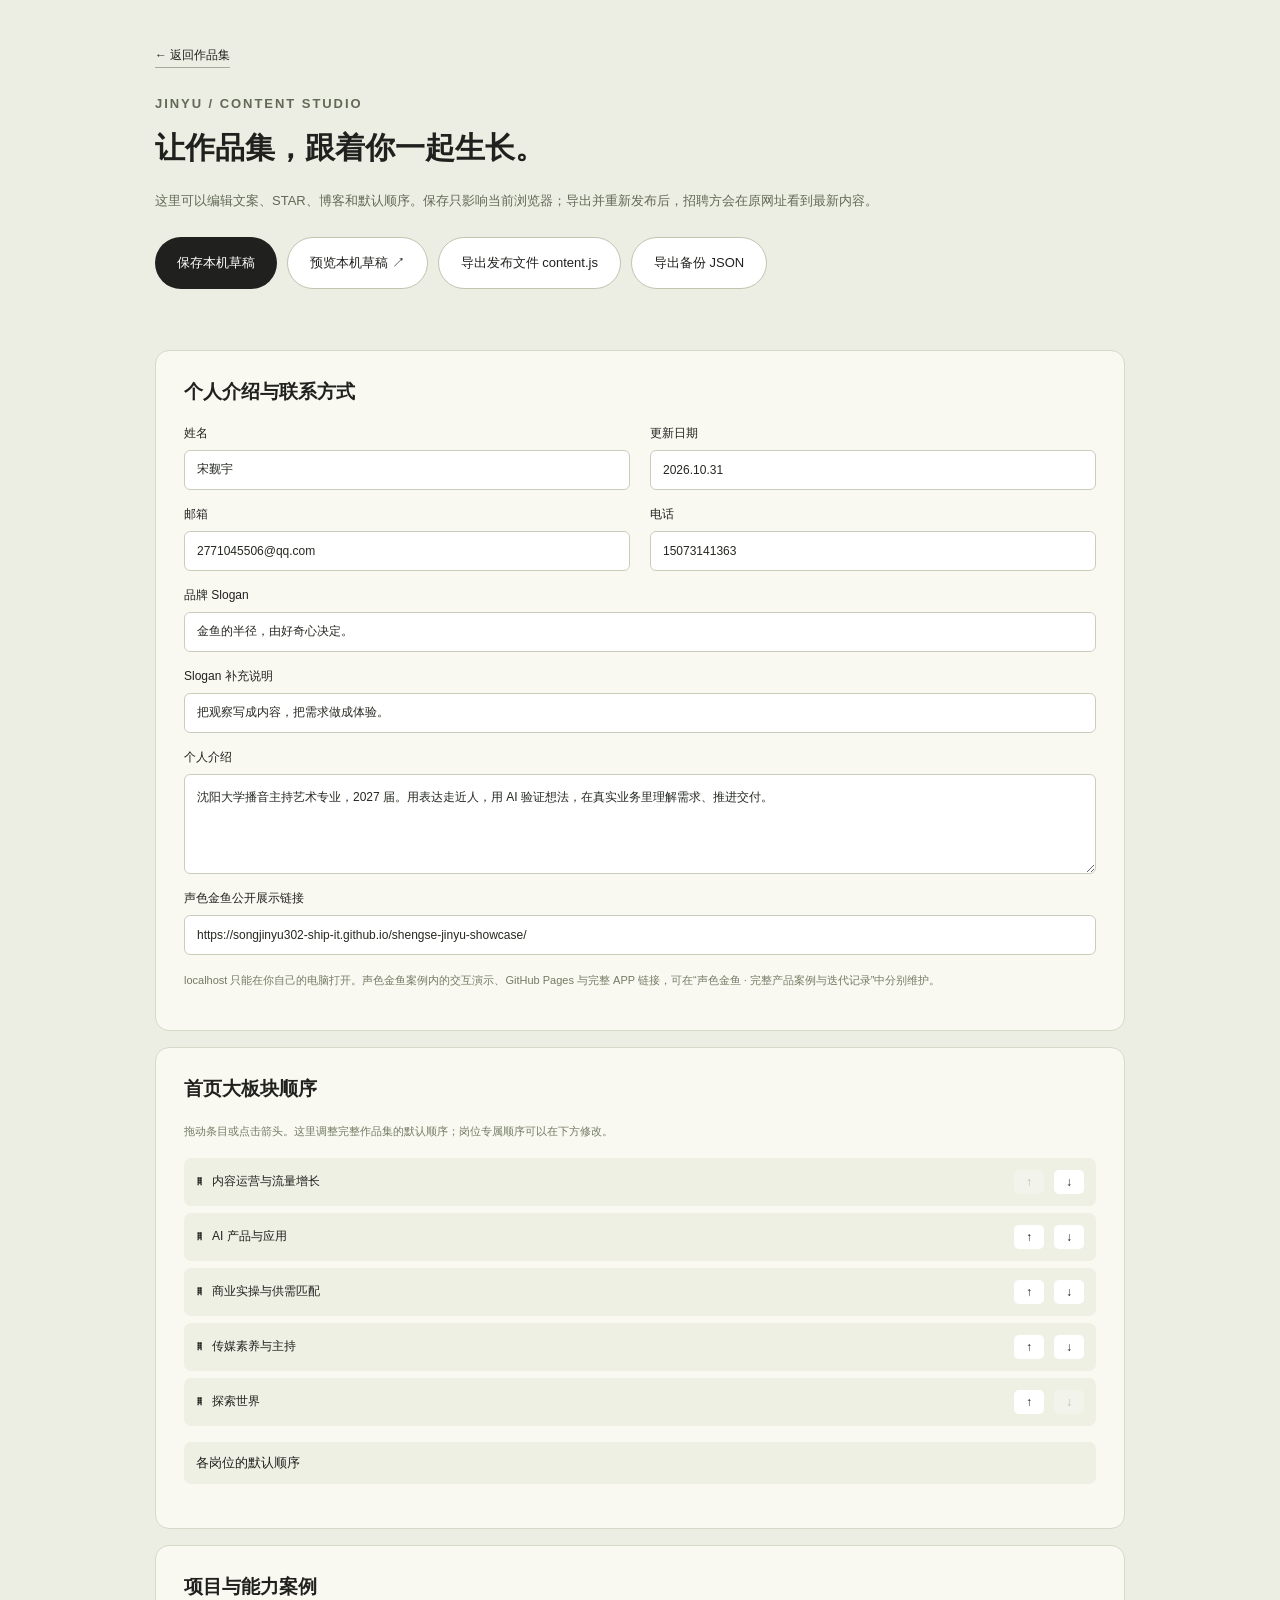
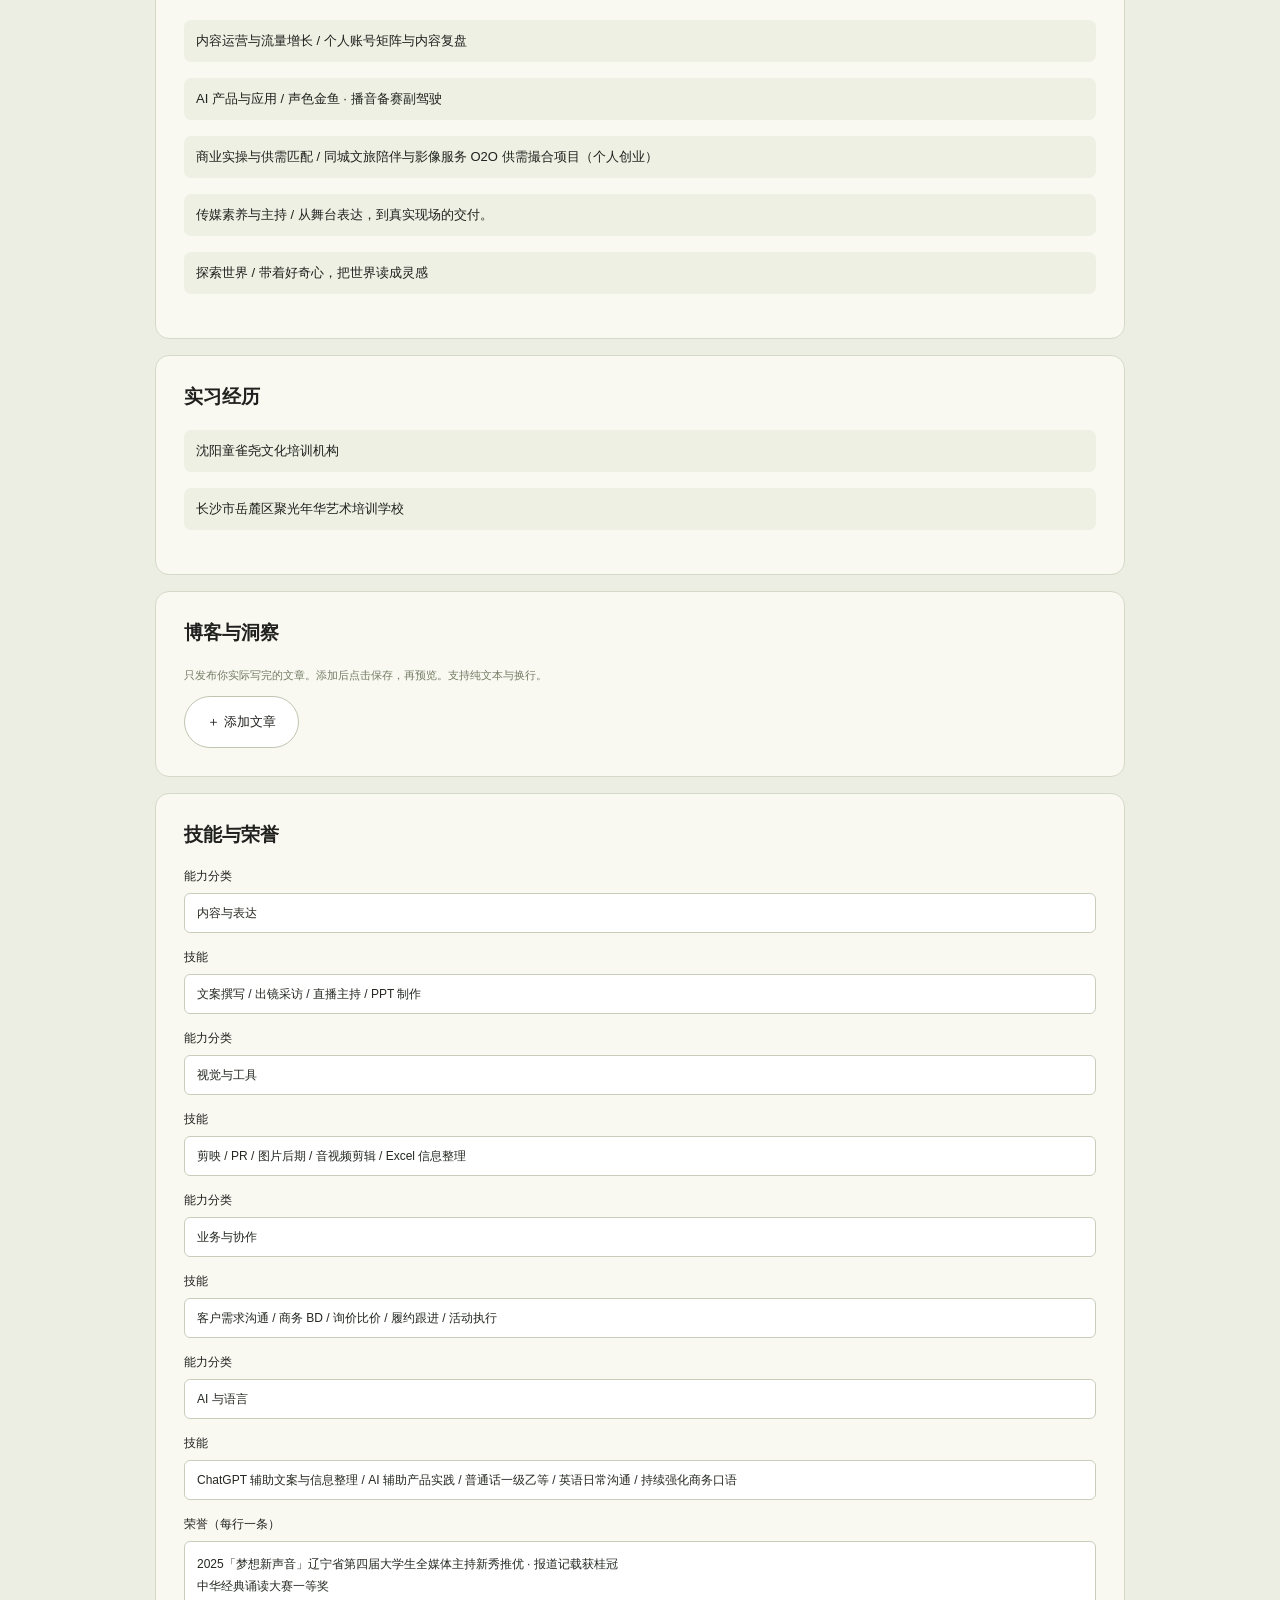
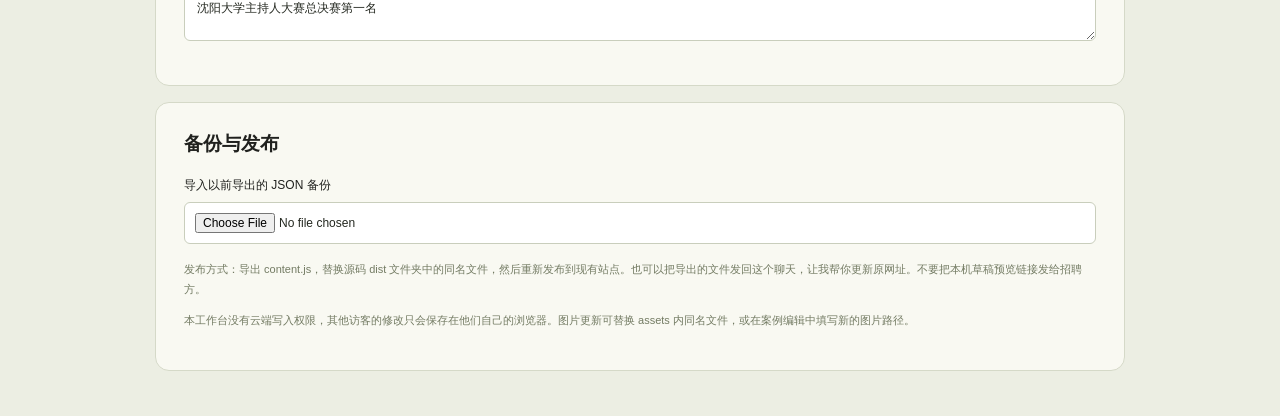
<file: studio.html>
<!doctype html><html lang="zh-CN"><head><meta charset="utf-8"><meta name="viewport" content="width=device-width,initial-scale=1"><meta name="robots" content="noindex"><title>作品集维护工作台 · 金鱼</title><link rel="icon" href="assets/icon.svg"><link rel="stylesheet" href="style.css"><style>body{background:#eceee3}.studio{max-width:1020px;margin:45px auto;padding:0 25px}.studio h1{font-size:30px}.studio>p{font-size:13px;color:#626956}.studio-actions{display:flex;gap:10px;flex-wrap:wrap;margin:24px 0}.studio-actions .btn{gap:10px}.paper-btn{background:#fff;border:1px solid #bfc6b0}.editor-section{background:#f9f9f2;padding:28px;border:1px solid #d5d9c8;border-radius:14px;margin-bottom:16px}.editor-section h2{font-size:19px;margin-bottom:20px}.editor-section label{display:block;font-size:12px;margin-bottom:16px}.editor-section input,.editor-section textarea,.editor-section select{width:100%;padding:12px;border:1px solid #c9cebc;border-radius:6px;display:block;margin-top:8px;background:#fff;color:#242820}.editor-section textarea{min-height:100px;resize:vertical;line-height:1.8}.editor-section input[type=file]{padding:10px}.editor-grid{display:grid;grid-template-columns:1fr 1fr;gap:0 20px}.hint{font-size:11px;color:#737b63;line-height:1.8}.order-edit{padding:0;list-style:none}.order-edit li{display:flex;align-items:center;gap:10px;padding:12px;background:#eef0e4;margin-block:7px;border-radius:7px;cursor:grab;font-size:12px}.order-edit li>span{flex:1}.order-edit button{padding:5px 12px;background:#fff;border-radius:5px}.studio details{margin:16px 0}.studio summary{font-size:13px;padding:12px;background:#edf0e3;border-radius:7px}.studio details>div{padding:18px 0}.inline-status{font-size:12px;color:#526933;min-height:24px}#post-editor textarea{min-height:160px}@media(max-width:640px){.editor-grid{grid-template-columns:1fr}.studio{margin-top:25px;padding:0 15px}.editor-section{padding:20px}.studio h1{font-size:25px}}</style><script src="content.js" defer></script><script src="portfolio-schema.js" defer></script><script src="accounts.js" defer></script><script src="studio.js" defer></script></head><body><main class="studio"><a class="text-link" href="index.html">← 返回作品集</a><p class="eyebrow" style="margin-top:30px">JINYU / CONTENT STUDIO</p><h1>让作品集，跟着你一起生长。</h1><p>这里可以编辑文案、STAR、博客和默认顺序。保存只影响当前浏览器；导出并重新发布后，招聘方会在原网址看到最新内容。</p><div class="studio-actions"><button id="save" class="btn dark-btn">保存本机草稿</button><a class="btn paper-btn" href="index.html?draft=1" target="_blank">预览本机草稿 ↗</a><button id="export-js" class="btn paper-btn">导出发布文件 content.js</button><button id="export-json" class="btn paper-btn">导出备份 JSON</button></div><p id="studio-status" class="inline-status" role="status"></p><section class="editor-section"><h2>个人介绍与联系方式</h2><div class="editor-grid"><label>姓名<input data-top="name"></label><label>更新日期<input data-top="updated"></label><label>邮箱<input data-top="email" type="email"></label><label>电话<input data-top="phone" type="tel"></label></div><label>品牌 Slogan<input data-top="brandSlogan"></label><label>Slogan 补充说明<input data-top="brandSubline"></label><label>个人介绍<textarea data-top="intro"></textarea></label><label>声色金鱼公开展示链接<input data-top="appUrl" type="url" placeholder="部署后填写 https://…"></label><p class="hint">localhost 只能在你自己的电脑打开。声色金鱼案例内的交互演示、GitHub Pages 与完整 APP 链接，可在“声色金鱼 · 完整产品案例与迭代记录”中分别维护。</p></section><section class="editor-section"><h2>首页大板块顺序</h2><p class="hint">拖动条目或点击箭头。这里调整完整作品集的默认顺序；岗位专属顺序可以在下方修改。</p><ul id="studio-order" class="order-edit"></ul><details><summary>各岗位的默认顺序</summary><div id="role-editor"></div></details></section><section class="editor-section"><h2>项目与能力案例</h2><div id="module-editor"></div></section><section class="editor-section"><h2>实习经历</h2><div id="internship-editor"></div></section><section class="editor-section"><h2>博客与洞察</h2><p class="hint">只发布你实际写完的文章。添加后点击保存，再预览。支持纯文本与换行。</p><div id="post-editor"></div><button class="btn paper-btn" id="add-post">＋ 添加文章</button></section><section class="editor-section"><h2>技能与荣誉</h2><div id="skill-editor"></div><label>荣誉（每行一条）<textarea id="honor-editor"></textarea></label></section><section class="editor-section"><h2>备份与发布</h2><label>导入以前导出的 JSON 备份<input type="file" id="import-json" accept="application/json,.json"></label><p class="hint">发布方式：导出 content.js，替换源码 dist 文件夹中的同名文件，然后重新发布到现有站点。也可以把导出的文件发回这个聊天，让我帮你更新原网址。不要把本机草稿预览链接发给招聘方。</p><p class="hint">本工作台没有云端写入权限，其他访客的修改只会保存在他们自己的浏览器。图片更新可替换 assets 内同名文件，或在案例编辑中填写新的图片路径。</p></section></main></body></html>
</file>
<file: style.css>
@charset "UTF-8";
:root{--paper:#f4f3ec;--ink:#20211e;--muted:#6c6d65;--line:#d9d9ce;--lime:#d4ef73;--lavender:#dfd5ef;--sand:#e8e2d6;--radius:18px}*{box-sizing:border-box}html{scroll-behavior:smooth;scroll-padding-top:100px}body{margin:0;background:var(--paper);color:var(--ink);font-family:Arial,"PingFang SC","Microsoft YaHei",sans-serif;-webkit-font-smoothing:antialiased}a{color:inherit;text-decoration:none}button,input,textarea,select{font:inherit}button{cursor:pointer;color:inherit}button:disabled{opacity:.25;cursor:default}button,a,input,textarea,select{-webkit-tap-highlight-color:transparent}button:focus-visible,a:focus-visible,input:focus-visible,textarea:focus-visible,select:focus-visible{outline:3px solid #73609d;outline-offset:5px}button{border:0}p{line-height:1.85}h1,h2,h3,h4,p{margin-top:0}img{display:block;max-width:100%}.wrap{width:min(1240px,calc(100% - 96px));margin-inline:auto}.nav{height:90px;display:flex;align-items:center;justify-content:space-between;width:calc(100% - 80px);margin:auto;border-bottom:1px solid var(--line)}.brand{display:flex;align-items:center;gap:10px}.fish-mark{font-size:38px;line-height:1;transform:rotate(-25deg);color:#526533}.brand b{font-size:20px;letter-spacing:.02em}.brand b span{font-size:13px;margin-left:7px;letter-spacing:.09em}.brand-note{margin-left:20px;font-size:9px;letter-spacing:.14em;color:var(--muted)}.nav nav{display:flex;align-items:center;gap:31px;font-size:13px}.nav nav>a{padding:10px 0}.nav nav>a:hover{color:#6c7f2f}.nav .nav-contact{background:var(--ink);color:var(--paper);border-radius:30px;padding:12px 20px;min-width:112px;display:flex;justify-content:space-between;gap:16px}.hero{display:grid;grid-template-columns:1.15fr 1fr;gap:40px;padding-block:87px 82px;align-items:center}.eyebrow{font-size:10px;letter-spacing:.15em;line-height:1.6;font-weight:600}.status-dot{display:inline-block;width:7px;height:7px;background:#7b9540;border-radius:100%;margin-right:8px;box-shadow:0 0 0 4px #829e3c15}.hero .eyebrow{letter-spacing:.07em;margin-bottom:30px}.hero h1{font-size:clamp(38px,4.2vw,60px);font-weight:650;letter-spacing:-.055em;line-height:1.28;margin-bottom:24px}.hero-sub{font-size:23px;letter-spacing:.07em;font-weight:500;margin-bottom:20px}.scribble{position:relative;z-index:0}.scribble:after{content:"";position:absolute;bottom:0;left:-5px;right:-5px;height:10px;background:var(--lime);z-index:-1;transform:rotate(-2deg)}.intro{font-size:14px;color:var(--muted);max-width:450px;line-height:2;margin-bottom:30px}.hero-actions{display:flex;gap:27px;align-items:center}.btn{display:inline-flex;align-items:center;justify-content:center;gap:35px;border-radius:30px;padding:16px 22px;font-size:13px;transition:transform .2s,background .2s}.dark-btn{background:var(--ink);color:#fff}.dark-btn:hover{background:#3b4131;transform:translateY(-2px)}.text-link{font-size:12px;border-bottom:1px solid #a8aaa0;padding-bottom:5px}.hero-art{position:relative;height:420px;isolation:isolate}.portrait-wrap{position:absolute;left:22%;top:26px;width:54%;height:337px;background:#e2e4d5;border-radius:45% 45% 8px 8px;overflow:hidden;transform:rotate(-6deg);box-shadow:0 12px 50px #272c1820}.portrait-wrap img{width:100%;height:100%;object-fit:cover;filter:grayscale(1);mix-blend-mode:multiply;object-position:50% 20%}.portrait-sign{position:absolute;bottom:17px;left:19px;font-family:Georgia,serif;font-style:italic;color:#fff;font-size:24px;text-shadow:0 1px 4px #000}.orbit{position:absolute;inset:47px 2px 50px;border:1px solid #b5b8a2;border-radius:50%;transform:rotate(-29deg);z-index:-1}.orbit-two{inset:95px -5px 100px;transform:rotate(32deg)}.art-coord{position:absolute;left:9%;top:1px;font-size:8px;letter-spacing:.16em;color:#737768}.sticker{position:absolute;box-shadow:0 7px 20px #25251a13}.sticker-top{background:var(--lime);padding:14px 18px;right:-1%;top:60px;font-size:13px;transform:rotate(9deg);border:1px solid #b9d35d}.sticker-top span{font-size:20px;vertical-align:middle;margin-left:18px}.sticker-bottom{left:2%;bottom:28px;background:var(--lavender);padding:19px 24px;transform:rotate(-5deg);border:1px solid #c2b8d2}.sticker-bottom>span{display:block;font-size:8px;letter-spacing:.2em;margin-bottom:9px}.sticker-bottom b{font-size:16px;line-height:1.6;font-weight:500}.giant-star{position:absolute;font-size:108px;right:1%;bottom:27px;line-height:1;color:#37432d;animation:slowspin 36s linear infinite}.art-footer{position:absolute;bottom:-14px;right:2%;font-size:8px;letter-spacing:.18em;color:var(--muted)}.ticker{background:var(--ink);color:var(--paper);overflow:hidden;padding:17px 0;border-block:1px solid var(--ink);transform:rotate(-1deg);margin:0 -2px}.ticker>div{white-space:nowrap;font-size:13px;letter-spacing:.19em;word-spacing:5px;animation:marquee 40s linear infinite;width:max-content}.ticker span{color:var(--lime);margin:0 43px;font-size:20px;vertical-align:middle}.stats{display:grid;grid-template-columns:repeat(4,1fr);padding-block:60px 62px;border-bottom:1px solid var(--line)}.stats>div{display:flex;gap:18px;align-items:center;border-left:1px solid var(--line);padding-left:30px}.stats>div:first-child{border:0;padding-left:0}.stats b{font-size:43px;font-weight:500;letter-spacing:-.07em;white-space:nowrap}.stats b span{font-size:21px}.stats p{font-size:11px;margin:0;line-height:1.7}.stats small{display:block;color:var(--muted);font-size:9px;margin-top:4px}.section-head{display:flex;align-items:end;justify-content:space-between;margin-bottom:34px;gap:20px}.section-head .eyebrow{color:var(--muted);margin-bottom:16px}.section-head h2{font-size:32px;line-height:1.5;letter-spacing:-.04em;font-weight:600;margin:0}.section-head h2 span{color:#8b8c81}.section-index{font-size:11px;letter-spacing:.1em;white-space:nowrap}.work{padding-block:80px 20px}.rolebar{display:flex;align-items:end;justify-content:space-between;gap:20px}.small-label{font-size:10px;color:var(--muted);letter-spacing:.07em}.roles{display:flex;flex-wrap:wrap;gap:8px;margin-top:12px}.roles button{border:1px solid var(--line);background:transparent;padding:10px 15px;border-radius:22px;font-size:11px;transition:background .2s}.roles button.active{background:var(--ink);border-color:var(--ink);color:#fff}.roles button:hover:not(.active){background:#e6e7dc}.subtle-btn{background:transparent;border-bottom:1px solid #a6a89c;padding:9px 0;font-size:11px;white-space:nowrap}.subtle-btn span{padding-left:12px}.role-line{font-size:11px;color:var(--muted);margin-top:15px;margin-bottom:28px}.order-panel{border:1px solid #c8cbb8;border-radius:var(--radius);padding:25px;margin:22px 0 30px;background:#eceee2}.order-head{display:flex;justify-content:space-between;gap:20px}.order-head b{font-size:15px}.order-head p{font-size:11px;color:var(--muted);margin-block:9px 20px}.order-panel ul{padding:0;list-style:none;display:grid;grid-template-columns:1fr 1fr;gap:7px;margin:0 0 20px}.order-panel li{background:var(--paper);border:1px solid var(--line);padding:10px;display:flex;align-items:center;gap:12px;border-radius:7px;cursor:grab}.order-panel li.dragging{opacity:.35}.drag-grip{font-size:20px}.order-num{font-size:10px;color:var(--muted)}.order-panel li b{flex:1;font-size:12px;font-weight:500}.order-panel li button{background:#e5e7db;width:28px;height:28px;border-radius:50%}.share-row{display:flex;align-items:center;gap:15px}.share-row input{flex:1;min-width:0;border:1px solid var(--line);border-radius:6px;padding:12px;background:#fff;font-size:10px}.project{display:grid;grid-template-columns:1.08fr 1fr;border:1px solid var(--line);border-radius:var(--radius);margin-bottom:30px;overflow:hidden;min-height:420px;background:#f9f8f3}.project:nth-child(even) .project-visual{order:2}.project-visual{position:relative;min-height:420px;overflow:hidden;display:flex;align-items:center;justify-content:center;isolation:isolate}.lavender .project-visual{background:var(--lavender)}.lime .project-visual{background:#e5eccb}.sand .project-visual{background:var(--sand)}.dark .project-visual{background:#292c25;color:var(--paper)}.project-copy{padding:43px 42px 30px;display:flex;flex-direction:column;align-items:start}.project-copy .eyebrow{font-size:8px;letter-spacing:.14em;color:var(--muted);margin-bottom:22px}.tags{display:flex;gap:6px;flex-wrap:wrap}.tags span{font-size:9px;border:1px solid var(--line);border-radius:20px;padding:4px 9px;color:#73756a}.project h3{font-size:27px;line-height:1.4;letter-spacing:-.035em;margin-block:18px 14px;font-weight:550}.project-desc{font-size:12px;line-height:1.95;color:var(--muted);margin-bottom:23px}.project-result{display:flex;align-items:center;gap:17px;margin-top:auto;margin-bottom:23px}.project-result b{font-weight:500;font-size:29px;letter-spacing:-.04em;white-space:nowrap}.project-result span{font-size:9px;line-height:1.7;color:var(--muted);max-width:160px}.case-link{width:100%;display:flex;align-items:center;justify-content:space-between;background:transparent;border-top:1px solid var(--line);padding:15px 0 0;font-size:11px;text-align:left}.case-link>span{font-size:21px;transition:transform .2s}.case-link:hover>span{transform:translate(3px,-3px)}.social-stack{display:flex;gap:18px;width:70%;height:340px;transform:rotate(-8deg);align-items:center;transition:transform .4s}.social-stack img{width:48%;height:320px;object-fit:cover;border:5px solid #242820;border-radius:21px;box-shadow:10px 15px 25px #0002}.social-stack img:first-child{transform:translateY(30px);height:290px}.project:hover .social-stack{transform:rotate(-4deg)}.visual-caption{position:absolute;bottom:23px;left:28px;font-size:8px;letter-spacing:.13em;color:#64615f}.browser-frame{width:88%;border:1px solid #bfc6ac;box-shadow:0 15px 30px #26301a1c;border-radius:10px;overflow:hidden;transform:rotate(-4deg);transition:transform .4s}.browser-frame>div{height:25px;background:#f9faf5;display:flex;align-items:center;gap:4px;padding-inline:10px}.browser-frame i{width:4px;height:4px;background:#b9beae;border-radius:50%}.browser-frame span{font-size:6px;letter-spacing:.1em;margin:auto;color:#818676}.browser-frame img{width:100%;height:282px;object-fit:cover;object-position:left top}.project:hover .browser-frame{transform:rotate(0)}.float-label{position:absolute;bottom:29px;right:20px;padding:11px 18px;background:var(--lime);font-size:12px;transform:rotate(5deg)}.flow-art{display:flex;flex-direction:column;align-items:center;gap:8px;width:80%;transform:rotate(-4deg);font-size:16px}.flow-art>span,.flow-art>div>span{border:1px solid #acae9f;border-radius:7px;background:#f7f5ed;padding:20px 30px;text-align:center}.flow-art>div{display:flex;gap:10px}.flow-art>div>span{font-size:13px;min-width:130px}.flow-art b{font-weight:400;color:#8b8b7b;font-size:23px}.flow-art>span.flow-final{background:var(--lime);border-color:#a7be59}.event-art{width:72%;transform:rotate(-5deg)}.event-art>span{font-size:14px;letter-spacing:.1em;color:#b0b7a4}.event-art strong{font-size:145px;letter-spacing:-.08em;display:block;line-height:1.4;font-weight:400;color:var(--lime)}.event-art strong span{font-size:75px}.event-art>div{font-size:20px;display:flex;justify-content:space-between;border-top:1px solid #60664e;padding-top:18px}.event-art p{font-size:8px;letter-spacing:.2em;color:#a1a592;margin-top:25px}.stage-photo{width:76%;height:355px;object-fit:cover;object-position:50% 10%;transform:rotate(4deg);border:9px solid #f7f5ef;box-shadow:10px 15px 20px #0002;transition:transform .4s}.project:hover .stage-photo{transform:rotate(1deg)}.stage-label{position:absolute;bottom:24px;left:18px;font-size:8px;letter-spacing:.15em;background:var(--lime);padding:10px 16px;transform:rotate(-4deg)}.world-art{position:relative;width:330px;height:330px;border:1px solid #b7b7a5;border-radius:50%;transform:rotate(-13deg)}.latitude{position:absolute;inset:80px 0;border:1px solid #b7b7a5;border-radius:50%}.longitude{position:absolute;inset:0 80px;border:1px solid #b7b7a5;border-radius:50%}.world-star{position:absolute;left:30px;top:-10px;font-size:90px;color:#68774f}.world-text{position:absolute;top:115px;left:-28px;font-size:29px;font-weight:700;line-height:1.25;letter-spacing:-.04em;white-space:nowrap;background:var(--sand);padding:10px}.world-bottom{position:absolute;bottom:30px;left:42px;font-size:11px;white-space:nowrap}.experience{padding-block:70px 80px;border-bottom:1px solid var(--line)}.experience-grid{display:grid;grid-template-columns:1.1fr 1fr;gap:80px}.education{padding-block:20px 25px;border-bottom:1px solid var(--line)}.education h3{font-size:21px;margin-block:13px 7px}.education p{font-size:13px;margin-bottom:7px}.muted{font-size:11px;color:var(--muted)}.internship{padding-block:26px;border-bottom:1px solid var(--line)}summary{cursor:pointer;list-style:none}summary::-webkit-details-marker{display:none}.internship h3{font-size:16px;margin-block:12px 10px;line-height:1.6}.internship summary p{font-size:12px;margin:0;display:flex;justify-content:space-between}.internship>p{font-size:12px;color:var(--muted);margin-top:20px}.internship .star-grid{grid-template-columns:1fr;gap:10px}.internship .star-grid>div{padding:13px}.internship .star-grid h4{display:inline-block}.internship .star-grid p{font-size:11px;margin:6px 0 0}.internship .star-letter{font-size:16px;margin-right:10px}.toolkit{padding-top:20px}.skill{padding-block:19px;border-bottom:1px solid var(--line)}.skill h3{font-size:13px;font-weight:500;margin-bottom:8px}.skill p{font-size:11px;color:var(--muted);margin:0;line-height:1.9}.honors{margin-top:25px}.honors h3{font-size:13px}.honors ul{list-style:none;padding:0;margin:0}.honors li{font-size:11px;color:var(--muted);margin-bottom:12px;padding-left:18px;position:relative}.honors li:before{content:'↗';position:absolute;left:0;color:#798745}.insights{padding-block:75px 90px}.note-icon{font-size:52px;font-weight:300}.notes-empty{border-top:1px solid var(--line);padding-block:30px;display:grid;grid-template-columns:1fr 1.6fr;gap:0 55px}.notes-empty>.eyebrow{font-size:16px;letter-spacing:0}.notes-empty>p:nth-child(2){font-size:12px;color:var(--muted);margin-bottom:20px}.notes-empty>.small-label{grid-column:1;margin-top:12px}.notes-empty ol{grid-column:2;list-style:none;padding:0;margin:0;counter-reset:notes}.notes-empty li{font-size:12px;border-bottom:1px solid var(--line);padding-block:15px;line-height:1.7;counter-increment:notes}.notes-empty li:before{content:'0' counter(notes);font-size:10px;color:#8c947b;margin-right:20px}.post{padding:25px;border-top:1px solid var(--line)}.post h3{font-size:20px;margin:15px 0}.post summary>span:last-child{font-size:11px}.post-body{line-height:2;font-size:14px;max-width:800px;padding-block:20px}.contact{background:var(--lime);padding-block:75px 25px}.contact h2{font-size:clamp(38px,5vw,64px);font-weight:550;line-height:1.25;letter-spacing:-.04em;margin-block:25px}.contact h2>span{display:inline-block;margin-left:24px}.contact>.wrap>p:not(.eyebrow){max-width:540px;font-size:13px;line-height:2}.contact-links{display:flex;gap:35px;align-items:center;flex-wrap:wrap;margin-block:30px 65px}.contact-links a{font-size:20px;letter-spacing:-.02em;border-bottom:1px solid #5b6c35;padding-bottom:8px}.contact-bottom{display:flex;justify-content:space-between;border-top:1px solid #adbf65;padding-top:20px;font-size:10px;gap:20px;line-height:1.8}.footer{display:flex;justify-content:space-between;gap:20px;padding-block:27px;font-size:9px;color:var(--muted)}dialog{border:0;border-radius:16px;max-width:1000px;width:calc(100% - 48px);max-height:90dvh;background:var(--paper);padding:35px;color:var(--ink);overscroll-behavior:contain;box-shadow:0 20px 100px #0003}dialog::backdrop{background:#171a13ae;backdrop-filter:blur(6px)}.dialog-top{display:flex;justify-content:space-between;align-items:center;margin-bottom:20px}.dialog-top .eyebrow{margin:0;font-size:9px}.close-btn{width:35px;height:35px;border-radius:50%;background:#e1e2d7;font-size:24px;flex-shrink:0}.dialog-top+div>h2{font-size:29px;line-height:1.5;margin-bottom:10px}.case-subtitle{font-size:12px;color:var(--muted);margin-bottom:26px}.star-grid{display:grid;grid-template-columns:1fr 1fr;gap:12px}.star-grid>div{border:1px solid var(--line);padding:22px;border-radius:10px}.star-letter{color:#8e9a70;font-size:24px;display:inline-block;margin-right:12px}.star-grid h4{display:inline-block;font-size:13px;font-weight:500;margin-bottom:12px}.star-grid p{font-size:12px;line-height:1.95;color:#5f6255;margin:0}.takeaway{background:#e5e9d7;border-radius:10px;padding:22px;margin-block:20px}.takeaway .eyebrow{font-size:8px}.takeaway p{font-size:13px;margin:10px 0 0}.evidence-title{font-size:15px;margin:30px 0 18px}.evidence-grid{display:grid;grid-template-columns:repeat(auto-fit,minmax(180px,1fr));gap:12px;margin-bottom:20px}.evidence{background:#e7e6de;padding:12px;border-radius:8px}.evidence img{height:260px;width:100%;object-fit:contain}.evidence span{font-size:10px;display:block;margin-top:12px;text-align:left;line-height:1.7}.source-note{font-size:9px;color:#888c7f;margin-top:25px}.modal-open{overflow:hidden}#image-dialog{max-width:1100px;text-align:center;padding:20px;background:#242720;color:#fff}#image-dialog .close-btn{position:sticky;top:0;float:right}#image-dialog img{max-height:78dvh;margin:auto;object-fit:contain}#image-dialog p{font-size:11px;margin:12px 0 0}#toast{position:fixed;bottom:30px;left:50%;transform:translate(-50%,20px);background:var(--ink);color:#fff;font-size:12px;padding:15px 25px;border-radius:30px;z-index:20;opacity:0;pointer-events:none;transition:all .2s;max-width:90vw;text-align:center}#toast.show{opacity:1;transform:translate(-50%,0)}.skip{position:fixed;left:20px;top:-100px;background:var(--ink);color:#fff;padding:12px;z-index:99}.skip:focus{top:10px}.draft-banner{background:#eece88;padding:10px;text-align:center;font-size:12px}.draft-banner+.nav{margin-top:0}[hidden]{display:none!important}@keyframes slowspin{to{transform:rotate(360deg)}}@keyframes marquee{to{transform:translateX(-50%)}}
html,body{overflow-x:clip}
@media(min-width:1550px){.hero{padding-block:100px}.hero-art{height:440px}.portrait-wrap{height:360px}.project{min-height:460px}.project-visual{min-height:460px}.project-copy{padding:50px}}
@media(max-width:1100px){.wrap{width:calc(100% - 64px)}.nav{width:calc(100% - 48px)}.brand-note{display:none}.hero{gap:15px;padding-block:65px}.hero-art{height:380px}.portrait-wrap{height:300px}.sticker-bottom{left:0}.sticker-top{font-size:11px}.giant-star{font-size:85px}.hero h1{font-size:43px}.stats>div{padding-left:18px;gap:12px}.stats b{font-size:35px}.stats p{font-size:10px}.stats small{font-size:8px}.project-copy{padding:32px 28px}.project h3{font-size:23px}.project-visual{min-height:405px}.experience-grid{gap:45px}.world-art{width:270px;height:270px}.world-text{font-size:25px;top:90px}.world-star{font-size:75px}.world-bottom{left:24px;bottom:25px}.rolebar{align-items:start}.subtle-btn{margin-top:24px}}
@media(max-width:760px){.wrap{width:calc(100% - 40px)}.nav{height:73px;width:calc(100% - 36px)}.brand b{font-size:17px}.brand b span{font-size:9px;margin-left:4px}.fish-mark{font-size:28px}.nav nav{gap:16px;font-size:11px}.nav nav>a:nth-child(2),.nav nav>a:nth-child(3){display:none}.nav .nav-contact{min-width:85px;padding:10px 13px}.hero{grid-template-columns:1fr;padding-block:40px 40px;gap:38px}.hero h1{font-size:42px;letter-spacing:-.06em}.hero .eyebrow{font-size:9px;margin-bottom:23px}.hero-sub{font-size:21px}.intro{font-size:12px;max-width:100%}.hero-actions{gap:23px}.btn{font-size:12px;padding:14px 20px;gap:25px}.text-link{font-size:11px}.hero-art{width:min(430px,100%);margin:auto;height:350px}.portrait-wrap{height:280px;top:20px;left:22%;width:51%}.sticker-top{right:0;top:49px}.sticker-bottom{bottom:28px;left:1%;padding:15px 19px}.sticker-bottom b{font-size:14px}.giant-star{right:0;bottom:42px;font-size:84px}.art-coord{font-size:7px}.art-footer{font-size:7px;bottom:1px}.ticker{padding-block:11px}.ticker>div{font-size:10px}.ticker span{font-size:16px;margin-inline:28px}.stats{grid-template-columns:1fr 1fr;gap:28px 12px;padding-block:35px}.stats>div{padding-left:15px;gap:12px}.stats>div:nth-child(3){border:0;padding-left:0}.stats b{font-size:36px}.stats p{font-size:10px}.work{padding-block:50px 0}.section-head h2{font-size:25px}.section-head h2 span{display:block}.section-head{margin-bottom:25px}.section-head .eyebrow{font-size:8px;letter-spacing:.1em}.section-index{font-size:9px}.rolebar{display:block}.roles{gap:7px}.roles button{padding:9px 12px;font-size:10px}.subtle-btn{margin-top:14px}.role-line{font-size:10px;margin-top:12px}.order-panel{padding:16px}.order-head{display:block}.order-head .subtle-btn{margin:0 0 15px}.order-panel ul{grid-template-columns:1fr}.share-row{display:block}.share-row .btn{width:100%;margin-bottom:12px}.share-row input{width:100%;font-size:9px}.project{grid-template-columns:1fr;min-height:0;margin-bottom:24px}.project:nth-child(even) .project-visual{order:0}.project-visual{min-height:310px;height:310px}.project-copy{padding:28px 25px 24px}.project-copy .eyebrow{margin-bottom:15px}.project h3{font-size:24px;margin-block:17px 12px}.project-desc{font-size:12px;margin-bottom:20px}.project-result{margin-bottom:20px}.project-result b{font-size:28px}.project-result span{max-width:none}.social-stack{height:270px;width:62%;max-width:290px;gap:12px}.social-stack img{height:255px;border-width:4px}.social-stack img:first-child{height:230px;transform:translateY(15px)}.visual-caption{bottom:15px;font-size:7px;left:20px}.browser-frame{width:85%;max-width:430px}.browser-frame img{height:222px}.browser-frame>div{height:20px}.float-label{bottom:17px;right:16px;padding:10px 13px;font-size:10px}.flow-art{font-size:14px;gap:5px}.flow-art>span,.flow-art>div>span{padding:14px 23px}.flow-art>div>span{font-size:11px;min-width:110px}.flow-art b{font-size:18px}.event-art{width:72%}.event-art strong{font-size:108px;line-height:1.3}.event-art>span{font-size:12px}.event-art>div{font-size:16px;padding-top:12px}.event-art p{margin-top:18px}.stage-photo{height:264px;width:70%;object-position:50% 7%}.stage-label{bottom:16px;left:15px;font-size:7px}.world-art{width:245px;height:245px}.world-text{top:80px;font-size:23px}.world-bottom{font-size:10px;bottom:26px}.world-star{font-size:64px}.experience{padding-block:35px 50px}.experience-grid{grid-template-columns:1fr;gap:25px}.education{padding-top:5px}.internship h3{font-size:15px}.toolkit{padding-top:15px}.insights{padding-block:50px}.notes-empty{grid-template-columns:1fr;gap:0}.notes-empty>p:nth-child(2){font-size:12px}.notes-empty ol{grid-column:1}.notes-empty>.small-label{margin-bottom:0}.notes-empty li{font-size:11px}.note-icon{font-size:40px}.contact{padding-top:50px}.contact h2{font-size:42px}.contact>.wrap>p:not(.eyebrow){font-size:12px}.contact-links{display:block;margin-bottom:40px}.contact-links a{display:table;margin-bottom:16px;font-size:19px}.contact-bottom{display:block;font-size:9px}.contact-bottom>a{display:block;margin-top:15px}.footer{flex-wrap:wrap;gap:12px;font-size:8px;padding-block:22px}.footer>a{margin-left:auto}dialog{padding:22px;width:calc(100% - 24px);max-height:93dvh}.dialog-top+div>h2{font-size:23px}.star-grid{grid-template-columns:1fr}.star-grid>div{padding:17px}.star-grid p{font-size:11px}.evidence-grid{grid-template-columns:1fr 1fr}.evidence img{height:200px}.evidence span{font-size:9px}.takeaway p{font-size:12px}.dialog-top .eyebrow{font-size:7px;max-width:80%}.case-subtitle{font-size:11px}.notes-empty>.eyebrow{font-size:15px}.draft-banner{font-size:10px}.order-panel li{padding:9px}.project-visual .world-art{margin-top:0}}
@media(prefers-reduced-motion:reduce){*,*:before,*:after{scroll-behavior:auto!important;animation:none!important;transition:none!important}}
@media print{.nav,.ticker,.hero-art,.rolebar,.role-line,.case-link,.footer>a,.contact-bottom>a{display:none}.wrap{width:100%}.hero{display:block;padding:20px 0}.hero h1{font-size:30px}.stats{padding:20px 0}.project{break-inside:avoid}.project-copy{padding:20px}.project-visual{min-height:280px}.project{min-height:280px}.work{padding-top:30px}.contact{padding:25px}.contact h2{font-size:30px}body{background:white}}
</file>
<file: skeleton.css>
:root{--ink:#222c2b;--muted:#68756d;--line:#ffffff85;--paper:#f1f5e9;--lime:#e9f79f;--lavender:#dfd3ff;--sand:#ffdfc6;--radius:28px}body{background:#eaf2df}.gradient-bg{position:fixed;inset:0;z-index:-2;background:linear-gradient(125deg,#e2f5c1 2%,#fff4c4 29%,#d3f3ed 57%,#e4d4fb 85%,#fbd6da);overflow:hidden}.gradient-bg i{position:absolute;border-radius:50%;filter:blur(80px);opacity:.65;animation:drift 19s ease-in-out infinite alternate}.gradient-bg i:nth-child(1){width:55vw;height:50vw;background:#e8f79a;left:-20%;top:-20%}.gradient-bg i:nth-child(2){width:40vw;height:40vw;background:#fcb8d6;right:-13%;top:8%;animation-delay:-8s}.gradient-bg i:nth-child(3){width:55vw;height:55vw;background:#b7edeb;left:5%;bottom:-35%;animation-delay:-6s}.gradient-bg i:nth-child(4){width:40vw;height:30vw;background:#d5bdff;left:43%;top:24%;opacity:.4;animation-delay:-12s}.glass{background:linear-gradient(135deg,#ffffff80,#ffffff32);border:1px solid #ffffffbf;box-shadow:inset 0 1px 1px #fff,inset 0 -1px 2px #ffffff50,0 10px 45px #3040300b;backdrop-filter:blur(22px) saturate(130%);-webkit-backdrop-filter:blur(22px) saturate(130%)}.wrap{width:min(1200px,calc(100% - 132px))}.nav{position:sticky;top:22px;z-index:12;border-radius:100px;width:min(1220px,calc(100% - 100px));height:65px;margin:22px auto 0;padding:0 18px 0 21px;gap:20px;background:linear-gradient(120deg,#ffffffc9,#ffffff8a);box-shadow:0 8px 28px #3957470c,inset 0 1px 1px #fff}.brand{gap:9px;flex-shrink:0}.brand>img{width:27px;height:27px;border-radius:9px}.brand b{font-size:17px}.brand b span{font-size:11px;letter-spacing:.02em;margin-left:3px}.nav nav{gap:5px}.nav nav>a{padding:11px 17px;border-radius:30px;font-size:11px;white-space:nowrap;transition:background .2s,color .2s}.nav nav>a:hover{color:var(--ink);background:#ffffff80}.nav nav>a.active{background:#293332;color:#fff}.nav-tag{font-size:8px;letter-spacing:.1em;color:#6c786b;white-space:nowrap}.hero{display:block;padding:55px 0 35px}.hero-grid{display:grid;grid-template-columns:1.1fr .88fr .12fr;grid-template-rows:auto 155px;gap:18px;align-items:stretch}.hello-copy{position:relative;padding:45px 42px 34px;border-radius:32px;grid-column:1;grid-row:1/3;display:flex;flex-direction:column;align-items:start;min-height:540px;overflow:hidden}.hello-copy:after{content:'';position:absolute;width:200px;height:200px;background:radial-gradient(circle,#fff6,transparent 70%);right:-60px;bottom:0;pointer-events:none}.hero .eyebrow{font-size:8px;letter-spacing:.13em;margin:0 0 28px}.hero h1{font-size:56px;letter-spacing:-.055em;font-weight:550;line-height:1.1;margin:0 0 20px}.name-line{display:block;font-weight:650;margin-top:8px;white-space:nowrap}.hello-spark{display:inline-block;font-size:41px;line-height:1;vertical-align:middle;margin-left:20px;color:#ac817d;animation:slowspin 36s linear infinite}.alias-line{display:block;font-size:21px;line-height:1.6;margin-top:17px;letter-spacing:-.02em;font-weight:400}.alias-line>span{position:relative;z-index:0}.alias-line>span:after{content:'';position:absolute;bottom:2px;left:-3px;right:-3px;height:11px;background:#d0ed99;z-index:-1;transform:rotate(-5deg)}.intro{font-size:12px;line-height:1.95;max-width:380px;margin-bottom:20px;color:#58695d}.hero-tags{display:flex;gap:7px;margin-bottom:27px;flex-wrap:wrap}.hero-tags>span{padding:6px 10px;background:#ffffff61;border:1px solid #fff9;border-radius:7px;font-size:9px}.hero-actions{margin-top:auto}.hello-copy>.btn{margin-top:auto}.tiny-caption{font-size:7px;letter-spacing:.16em;margin-top:24px;color:#7d887a}.character-wrap{grid-column:2/4;grid-row:1;position:relative;padding-top:20px;margin-left:12px;margin-right:-15px;min-width:0}.character-card{border-radius:29px;overflow:hidden;position:relative;transform:rotate(3deg);transition:transform .7s cubic-bezier(.2,.8,.2,1);padding:9px;background:linear-gradient(145deg,#fff9,#fff4);box-shadow:0 20px 40px #52674e17,inset 0 1px 2px #fff}.character-meta{display:flex;justify-content:space-between;align-items:center;padding:6px 10px 14px;font-size:8px;color:#5a6d61}.character-meta>span:last-child{font-size:6px;letter-spacing:.12em}.character-meta .status-dot{width:5px;height:5px;margin-right:4px;box-shadow:none}.ai-portrait{width:100%;height:295px;object-fit:cover;object-position:center 42%;border-radius:21px;background:linear-gradient(125deg,#e9efcf,#dfdacd)}.portrait-bottom{display:flex;justify-content:space-between;align-items:center;padding:13px 9px 5px;gap:12px}.portrait-bottom>span{font-size:10px}.greet-btn{background:#fff9;box-shadow:inset 0 1px 1px #fff;border:1px solid #fff9;border-radius:24px;padding:9px 13px;display:flex;align-items:center;gap:10px;font-size:9px;white-space:nowrap}.hand{font-size:17px;display:inline-block;transform-origin:70% 75%}.greet-btn:hover .hand{animation:wave .6s ease-in-out infinite alternate}.greeting{position:absolute;right:18px;top:69px;border-radius:16px 16px 3px 16px;padding:15px 18px;font-size:12px;opacity:0;transform:translateY(10px) scale(.94);transition:all .25s;background:#ffffffe3;max-width:85%;pointer-events:none}.character-card.say-hello{transform:rotate(-1deg) translateY(-5px)}.say-hello .greeting{opacity:1;transform:translateY(0) scale(1)}.say-hello .hand{animation:wave .4s ease-in-out 4 alternate}.sticker-top{top:-2px;right:5px;z-index:2;font-size:9px;padding:10px 15px;transform:rotate(-6deg);background:linear-gradient(120deg,#f9e89ec9,#f6d5c7bb);border:1px solid #fff}.sticker-top span{font-size:14px;margin-left:14px}.float-orb{position:absolute;border-radius:50%;display:grid;place-items:center;z-index:3;box-shadow:inset -6px -8px 15px #5c658511,inset 4px 4px 10px #fff9,0 12px 20px #55736010;pointer-events:none;animation:bob 6s ease-in-out infinite}.orb-one{width:67px;height:67px;background:linear-gradient(140deg,#f1defd,#d7c1f6);font-size:45px;color:#8f6fb7;right:-28px;top:104px;transform:rotate(15deg)}.orb-two{width:46px;height:46px;background:linear-gradient(140deg,#fdfad6,#eff4ae);font-size:32px;left:-22px;bottom:0;animation-delay:-3s;color:#9f9d5b}.mini-card{display:flex;flex-direction:column;align-items:start;border-radius:23px;padding:20px 24px;min-width:0;transition:transform .3s}.mini-card:hover{transform:translateY(-4px) rotate(-1deg)}.mini-lime{grid-column:2;grid-row:2;background:linear-gradient(125deg,#e0eebd90,#f4f9d352);margin-top:5px;margin-left:-10px;margin-right:115px;transform:rotate(-3deg)}.mini-pink{position:relative;grid-column:2/4;grid-row:2;width:50%;margin-left:auto;margin-right:-15px;margin-top:21px;background:linear-gradient(125deg,#f4d6dcba,#f9e3c75e);transform:rotate(5deg)}.mini-card>span{font-size:6px;letter-spacing:.12em;margin-bottom:12px}.mini-card strong{font-size:14px;font-weight:500;line-height:1.6;letter-spacing:-.02em}.mini-card small{font-size:7px;color:#677563;display:flex;width:100%;justify-content:space-between;margin-top:auto;padding-top:10px;gap:15px}.mini-card small b{font-size:16px;color:var(--ink)}.hero-foot{display:flex;align-items:center;justify-content:space-between;margin-top:33px;font-size:7px;letter-spacing:.12em;color:#6b7c67}.hero-foot>span:last-child{letter-spacing:.03em}.round-btn{display:flex;align-items:center;justify-content:center;width:43px;height:43px;border-radius:50%;font-size:18px;background:linear-gradient(140deg,#ffffffb9,#ffffff51);transition:transform .2s,background .2s}.round-btn:hover{transform:scale(1.08);background:#fff}.page-rail{position:fixed;left:18px;right:18px;top:51%;display:flex;align-items:center;justify-content:space-between;pointer-events:none;z-index:10}.page-rail>*{pointer-events:auto}.page-rail .round-btn{width:35px;height:35px;font-size:15px}.page-rail>span{position:fixed;right:17px;bottom:33px;font-size:8px;letter-spacing:.1em;writing-mode:vertical-rl;color:#60745e}.playground{padding:45px 0 35px;border-top:1px solid #fff8;border-bottom:1px solid #fff8;background:linear-gradient(180deg,#ffffff10,#ffffff42,#ffffff10)}.section-head{margin-bottom:28px}.section-head .eyebrow{font-size:8px;color:#62765f;letter-spacing:.15em;margin-bottom:14px}.section-head h2{font-size:28px;letter-spacing:-.04em;font-weight:550}.section-head h2 span{color:#6c816b}.section-index{font-size:10px;color:#61745e}.section-pill{padding:12px 17px;border-radius:25px;font-size:9px;white-space:nowrap}.carousel{height:365px;position:relative;perspective:1100px;touch-action:pan-y;isolation:isolate;outline-offset:2px}.carousel-cards{position:absolute;inset:0}.carousel-card{position:absolute;left:50%;top:16px;width:238px;height:300px;margin-left:-119px;border-radius:24px;overflow:hidden;padding:0;text-align:left;transform:translateX(var(--x)) translateY(var(--y)) rotateY(var(--r)) rotateZ(var(--z)) scale(var(--s));opacity:var(--opacity);z-index:var(--layer);transition:transform .6s cubic-bezier(.2,.75,.25,1),opacity .5s;box-shadow:0 22px 25px #526c4920,inset 0 1px 1px #fff;border:1px solid #ffffffd6;background:linear-gradient(135deg,var(--c1),var(--c2));backdrop-filter:blur(16px)}.carousel-card[aria-hidden=true]{pointer-events:none}.carousel-card.active{box-shadow:0 20px 35px #3d5b492b,inset 0 1px 3px #fff}.card-art{position:absolute;inset:0;overflow:hidden;display:flex;align-items:center;justify-content:center}.card-art:before{content:'';position:absolute;width:200px;height:200px;border:1px solid #fff8;border-radius:50%;transform:rotate(-25deg) scaleY(.6)}.card-art:after{content:'';position:absolute;width:150px;height:220px;border:1px solid #fff9;border-radius:50%;transform:rotate(35deg)}.art-symbol{font-family:Georgia,serif;font-size:97px;color:#ffffffa3;line-height:1;transform:rotate(-12deg);text-shadow:0 10px 20px #405b5113}.card-index{position:absolute;top:19px;left:20px;font-size:8px;letter-spacing:.1em;color:#314e4dbb}.card-placeholder{position:absolute;right:15px;top:19px;font-size:6px;letter-spacing:.06em;border:1px solid #ffffff86;border-radius:10px;padding:3px 7px;background:#ffffff35;color:#36534aaa}.carousel-card .card-bottom{position:absolute;inset:auto 0 0;padding:22px 20px;background:linear-gradient(0deg,#ffffffbb,#ffffff00);backdrop-filter:blur(5px)}.card-bottom>span{font-size:6px;letter-spacing:.12em;color:#456357}.card-bottom h3{font-size:18px;margin:8px 0 7px;font-weight:500}.card-bottom p{font-size:8px;margin:0;color:#577267;line-height:1.6}.carousel-arrow{position:absolute;top:144px;z-index:9}.carousel-arrow.prev{left:2px}.carousel-arrow.next{right:2px}.carousel-bottom{display:flex;justify-content:space-between;align-items:center;margin-top:-10px}.carousel-bottom p{font-size:8px;color:#71866e;margin:0}.carousel-dots{display:flex;gap:8px;align-items:center}.carousel-dots button{width:5px;height:5px;padding:0;background:#65816145;border-radius:20px;transition:width .3s,background .3s}.carousel-dots button.active{width:25px;background:#4e6550}.work{padding:65px 0 25px}.rolebar{padding:18px 21px;border-radius:20px;align-items:center}.roles{gap:6px;margin-top:9px}.roles button{font-size:9px;padding:8px 12px;border-color:#fff9;background:#ffffff38}.roles button:hover:not(.active){background:#ffffffaa}.roles button.active{background:#324338}.rolebar .small-label{font-size:8px}.subtle-btn{font-size:9px;margin-top:0;border-color:#90a28a}.role-line{font-size:9px;margin-bottom:24px;color:#688065}.bento-grid{display:grid;grid-template-columns:repeat(12,1fr);grid-auto-rows:135px;gap:18px}.bento-card{position:relative;border-radius:25px;overflow:hidden;text-align:left;padding:0;display:block;transition:transform .4s,box-shadow .4s;color:var(--ink);background:linear-gradient(130deg,var(--tint),#ffffff40);min-width:0}.bento-card:hover{transform:translateY(-5px);box-shadow:0 18px 40px #426e3c18,inset 0 1px 1px #fff}.bento-card:nth-child(1){grid-column:span 7;grid-row:span 3}.bento-card:nth-child(2){grid-column:span 5;grid-row:span 2;margin-top:22px}.bento-card:nth-child(3){grid-column:span 5;grid-row:span 2}.bento-card:nth-child(4){grid-column:span 7;grid-row:span 2;margin-top:-25px}.bento-card:nth-child(5){grid-column:span 5;grid-row:span 2;margin-top:10px}.bento-card:nth-child(6){grid-column:span 7;grid-row:span 2;margin-top:-25px}.bento-card .card-index{top:22px;left:24px;z-index:2}.bento-card .card-placeholder{top:20px;right:20px}.bento-visual{position:absolute;inset:22px 18px 95px;display:flex;align-items:center;justify-content:center;overflow:hidden}.bento-caption{position:absolute;inset:auto 24px 21px;display:flex;align-items:end;justify-content:space-between;gap:15px}.bento-caption h3{font-size:21px;font-weight:500;margin:0 0 6px;letter-spacing:-.03em}.bento-caption p{font-size:8px;line-height:1.6;color:#638060;margin:0}.bento-caption .round-btn{width:31px;height:31px;font-size:14px;flex-shrink:0}.placeholder-stack{position:relative;width:185px;height:125px;transform:rotate(-10deg);transition:transform .5s}.placeholder-stack>i{position:absolute;inset:0;border-radius:15px;border:1px solid #ffffffc9;box-shadow:inset 0 1px 2px #fff9,0 6px 15px #526d4510;background:linear-gradient(140deg,#ffffff91,#ffffff15);backdrop-filter:blur(8px)}.placeholder-stack>i:nth-child(1){transform:rotate(-14deg) translate(-18px,0)}.placeholder-stack>i:nth-child(2){transform:rotate(9deg) translate(10px,-10px)}.placeholder-stack>i:nth-child(3){display:flex;align-items:center;justify-content:center;font-style:normal;font-family:Georgia,serif;font-size:56px;color:#78977275}.placeholder-stack .fake-lines{position:absolute;left:16px;bottom:17px;width:58px;height:4px;border-radius:4px;background:#ffffffaa;box-shadow:0 9px #ffffff6b}.bento-card:nth-child(1) .placeholder-stack{width:250px;height:172px}.bento-card:nth-child(1) .placeholder-stack>i:nth-child(3){font-size:75px}.bento-card:nth-child(3) .placeholder-stack{transform:rotate(10deg)}.bento-card:nth-child(4) .placeholder-stack{transform:rotate(-3deg);width:210px}.bento-card:nth-child(5) .placeholder-stack>i{border-radius:70px 70px 15px 15px}.bento-card:nth-child(6) .placeholder-stack>i{border-radius:50%;background:linear-gradient(140deg,#d8efd273,#ffffff35)}.bento-card:hover .placeholder-stack{transform:rotate(0) translateY(-4px)}.skeleton-note{font-size:9px;color:#74876e;text-align:center;padding-top:24px}.order-panel{background:#ffffff54}.order-panel li{background:#ffffff6b;border:1px solid #fff9}.order-panel li button{background:#fff8}.order-head p{font-size:10px}.share-row input{background:#ffffff82;border:1px solid #fff;border-radius:10px}.experience{padding:55px 0;border-bottom:0}.experience-grid{grid-template-columns:1.05fr 1fr;gap:20px}.experience-sheet,.toolkit{padding:26px 30px;border-radius:26px}.toolkit>.eyebrow{font-size:8px;margin:0}.education{padding-top:0}.education h3{font-size:23px}.education p{font-size:12px}.internship{padding-block:24px}.internship h3{font-size:15px}.internship summary p{font-size:11px}.skill{padding-block:18px}.skill h3{font-size:12px}.skill p{font-size:10px}.honors h3{font-size:12px}.honors li{font-size:10px}.insights{padding:35px 0 65px}.notes-grid{display:grid;grid-template-columns:.8fr 1.2fr;gap:20px;border:0;padding:0}.notes-intro,.notes-list{padding:29px;border-radius:26px}.notes-intro{transform:rotate(-2deg);position:relative;background:linear-gradient(130deg,#e7d9f579,#fff5)}.notes-intro h3{font-size:23px;line-height:1.5;font-weight:500;margin:10px 0 17px}.notes-intro p{font-size:11px;color:#647a64;max-width:290px;margin-bottom:0}.scribble-star{position:absolute;right:28px;top:22px;font-size:50px;color:#9c89b9}.notes-empty .notes-list ol{padding:0;list-style:none;counter-reset:notes}.notes-empty .notes-list li{padding-block:23px;font-size:12px;line-height:1.8;border-color:#fff9}.notes-list>.small-label{font-size:8px;letter-spacing:.1em}.contact{display:grid;grid-template-columns:1fr 1.1fr;gap:60px;border-radius:35px;padding:45px 50px;background:linear-gradient(130deg,#e9edb870,#e0f2ed5c);margin-bottom:45px;align-items:center}.contact-collage{position:relative;height:300px}.collage-tile{position:absolute;border-radius:18px;border:1px solid #fff9;box-shadow:0 12px 25px #647c5d1a;backdrop-filter:blur(10px)}.tile-a{left:25px;top:12px;background:linear-gradient(120deg,#d2a4eea3,#bcd9dca1);font-size:42px;font-weight:700;letter-spacing:-.05em;padding:25px 30px;line-height:1;transform:rotate(-10deg);width:240px;height:260px}.tile-a i{font-family:Georgia,serif;font-weight:400;display:block;line-height:1.3}.tile-b{left:244px;top:17px;width:97px;height:97px;display:grid;place-items:center;font-size:74px;background:#eff6b1ab;color:#7f9a5f;transform:rotate(13deg)}.tile-c{left:207px;bottom:4px;width:150px;padding:24px 20px;background:#f9dbc6a1;font-size:18px;line-height:1.5;transform:rotate(6deg)}.contact-copy .eyebrow{font-size:8px;letter-spacing:.13em;margin-bottom:23px}.contact h2{font-size:33px;line-height:1.4;margin:0 0 20px;font-weight:500}.contact-copy>p:not(.eyebrow){font-size:12px;color:#5c755c;line-height:1.9;max-width:360px}.contact-links{gap:13px;flex-direction:column;align-items:start;margin:25px 0 28px}.contact-links a{font-size:14px;border-bottom-color:#9aaa8a;padding-bottom:5px;line-height:1.7}.contact-copy>.small-label{font-size:7px;letter-spacing:.07em}.footer{font-size:8px;padding:0 0 28px;color:#6a8067}.footer>a:last-child{margin-left:20px}.btn{font-size:11px;padding:14px 20px;gap:27px}.dark-btn{background:#2d3c32}.dark-btn:hover{background:#455d46}.note-icon{font-size:44px;color:#98a77e}.rolebar .subtle-btn{font-size:9px;align-self:end;margin-bottom:7px}.draft-banner+.nav{top:15px}.post{background:#ffffff75;border:1px solid #fff9;border-radius:23px;margin-bottom:15px}dialog{background:linear-gradient(130deg,#f3f8edee,#edf5edee);backdrop-filter:blur(30px);border:1px solid #fff;box-shadow:inset 0 1px 2px #fff,0 20px 100px #25403030;border-radius:25px}.takeaway{background:#deebcf9e}.star-grid>div{background:#fff5;border-color:#fff}.close-btn{background:#fff9}.evidence{background:#e1e9d870}.skeleton-detail{padding:16px 20px;border:1px dashed #91a27c69;background:#e9efd76e;border-radius:12px;margin-bottom:23px;font-size:11px;color:#6a7c5d}.greeting-burst{position:absolute;pointer-events:none;inset:20px;z-index:4}.greeting-burst i{position:absolute;color:#fff6c5;font-size:30px;animation:burst 1s ease-out forwards}.greeting-burst i:nth-child(1){left:15%;top:14%}.greeting-burst i:nth-child(2){right:10%;top:33%;animation-delay:.1s;color:#dfc9ff}.greeting-burst i:nth-child(3){left:35%;top:50%;animation-delay:.16s;color:#d8ed9b}@keyframes drift{to{transform:translate(7vw,5vh) scale(1.1)}}@keyframes bob{50%{translate:0 -12px}}@keyframes wave{from{transform:rotate(-15deg)}to{transform:rotate(20deg)}}@keyframes burst{0%{opacity:0;scale:.3;translate:0 12px}30%{opacity:1;scale:1}100%{opacity:0;scale:1.2;translate:0 -35px}}
@media(min-width:1500px){.hero{padding-top:65px}.hello-copy{min-height:600px;padding:50px}.hero h1{font-size:67px}.ai-portrait{height:345px}.hero-grid{grid-template-rows:auto 155px}.character-wrap{padding-top:22px}.mini-card strong{font-size:16px}.carousel{height:390px}.carousel-card{width:255px;height:325px;margin-left:-127.5px}}
@media(max-width:1100px){.wrap{width:calc(100% - 110px)}.nav{width:calc(100% - 90px);padding:0 15px}.nav-tag{display:none}.nav nav>a{font-size:10px;padding:10px 14px}.hero{padding-top:48px}.hello-copy{padding:32px;min-height:530px}.hero h1{font-size:47px}.alias-line{font-size:18px}.intro{font-size:11px}.hero-grid{grid-template-columns:1fr .9fr .06fr;gap:15px;grid-template-rows:auto 151px}.character-wrap{margin-right:-7px;margin-left:4px}.ai-portrait{height:275px}.portrait-bottom{padding-inline:2px}.portrait-bottom>span{font-size:8px}.greet-btn{font-size:8px;padding:8px 10px;gap:5px}.mini-card{padding:18px}.mini-card strong{font-size:12px}.mini-lime{margin-right:105px}.mini-pink{width:48%;margin-right:-7px}.mini-card>span{font-size:5px}.section-head h2{font-size:25px}.section-head h2 span{display:block}.carousel-card{width:215px;height:280px;margin-left:-107.5px}.carousel{height:340px}.carousel-arrow{top:130px}.bento-grid{grid-auto-rows:125px;gap:15px}.bento-card:nth-child(1) .placeholder-stack{width:200px;height:150px}.bento-caption h3{font-size:18px}.experience-sheet,.toolkit{padding:24px}.contact{gap:30px;padding:35px}.contact h2{font-size:28px}.contact-collage{scale:.8;transform-origin:left center}.tile-b{left:213px}.tile-c{left:192px}.contact-copy{margin-left:-10px}.carousel-bottom p{font-size:7px}.rolebar{display:block}.rolebar .subtle-btn{margin-top:13px}.notes-empty .notes-list li{font-size:11px}}
@media(max-width:760px){.wrap{width:calc(100% - 40px)}.nav{top:12px;margin-top:12px;width:calc(100% - 28px);height:58px;padding:0 11px;gap:9px}.brand{gap:5px}.brand>img{width:23px;height:23px}.brand b{font-size:13px}.brand b span{display:none}.nav nav{gap:0;flex:1;justify-content:end}.nav nav>a{font-size:8px;padding:9px 10px}.nav nav>a:nth-child(2),.nav nav>a:nth-child(3){display:block}.nav nav>a:nth-child(4){display:none}.nav nav>a:last-child{padding-right:9px}.page-rail{left:6px;right:6px;top:auto;bottom:12px;justify-content:end;gap:8px;z-index:15}.page-rail .round-btn{width:35px;height:35px;box-shadow:0 2px 15px #35493220;background:#ffffffe3}.page-rail>span{position:static;writing-mode:horizontal-tb;order:-1;background:#ffffffa1;padding:8px 10px;border-radius:15px;font-size:7px}.hero{padding:33px 0 25px}.hero-grid{grid-template-columns:1fr 1fr;grid-template-rows:auto auto auto;gap:14px}.hello-copy{grid-column:1/3;grid-row:1;padding:29px;min-height:420px;border-radius:27px}.hero .eyebrow{font-size:7px;margin-bottom:23px}.hero h1{font-size:46px;line-height:1.15;margin-bottom:18px}.hello-spark{font-size:33px;margin-left:25px}.alias-line{font-size:20px;margin-top:12px}.intro{font-size:11px;line-height:1.95;margin-bottom:17px;max-width:none}.hero-tags{margin-bottom:23px}.hero-tags>span{font-size:8px;padding:5px 9px}.hello-copy>.btn{margin-top:3px}.tiny-caption{margin-top:18px;font-size:6px}.character-wrap{grid-column:1/3;grid-row:2;min-width:0;margin:4px 8px 0 2px;padding-top:20px}.character-card{transform:rotate(2deg);padding:8px;border-radius:24px}.ai-portrait{height:255px;border-radius:18px}.character-meta{font-size:7px;padding-bottom:11px}.character-meta>span:last-child{font-size:6px}.portrait-bottom>span{font-size:9px}.greet-btn{font-size:9px;padding:9px 11px;gap:8px}.portrait-bottom{padding:12px 6px 5px}.sticker-top{right:2px;top:-3px;font-size:8px;padding:9px 13px}.float-orb.orb-one{width:48px;height:48px;right:-20px;top:80px;font-size:32px}.float-orb.orb-two{width:33px;height:33px;font-size:24px;left:-16px;bottom:7px}.mini-lime{grid-column:1;grid-row:3;margin:13px 0 0;min-height:145px;transform:rotate(-3deg)}.mini-pink{grid-column:2;grid-row:3;margin:23px 0 0;width:auto;min-height:145px;transform:rotate(4deg)}.mini-card{padding:17px;border-radius:19px}.mini-card>span{font-size:5px;letter-spacing:.07em;margin-bottom:10px}.mini-card strong{font-size:12px}.mini-card small{font-size:6px}.hero-foot{margin-top:26px;font-size:6px;letter-spacing:.08em}.hero-foot>span:last-child{max-width:83px;text-align:right;line-height:1.8}.round-btn{width:35px;height:35px;font-size:15px}.playground{padding:32px 0 30px}.section-head .eyebrow{font-size:6px;letter-spacing:.1em;margin-bottom:12px}.section-head h2{font-size:24px;line-height:1.5}.section-head h2 span{display:block}.section-head{gap:15px;margin-bottom:20px}.section-index{font-size:8px}.section-pill{font-size:7px;padding:8px 12px;max-width:106px;white-space:normal;line-height:1.7;text-align:center;flex-shrink:0}.carousel{height:300px;overflow:hidden;margin-inline:-20px;perspective:800px}.carousel-card{width:190px;height:240px;margin-left:-95px;border-radius:21px;top:18px}.carousel-card .card-bottom{padding:17px}.card-bottom h3{font-size:16px}.card-bottom p{font-size:7px}.card-index{font-size:6px;left:15px;top:15px}.card-placeholder{font-size:5px;right:12px;top:15px}.art-symbol{font-size:80px}.carousel-arrow{top:120px;width:32px;height:32px;font-size:13px}.carousel-arrow.prev{left:13px}.carousel-arrow.next{right:13px}.carousel-bottom{margin-top:-9px;display:block;text-align:center}.carousel-dots{justify-content:center}.carousel-bottom p{margin-top:15px;font-size:7px}.work{padding:42px 0 10px}.rolebar{padding:16px;border-radius:19px}.roles{gap:5px}.roles button{padding:8px 10px;font-size:8px}.rolebar .small-label{font-size:7px}.role-line{font-size:8px;margin-block:12px 20px;line-height:1.8}.rolebar .subtle-btn{font-size:8px;margin-top:12px}.bento-grid{grid-template-columns:1fr 1fr;grid-auto-rows:110px;gap:12px}.bento-card{border-radius:21px}.bento-card:nth-child(1){grid-column:1/3;grid-row:span 3}.bento-card:nth-child(2){grid-column:1;grid-row:span 2;margin-top:10px}.bento-card:nth-child(3){grid-column:2;grid-row:span 2;margin-top:30px}.bento-card:nth-child(4){grid-column:1/3;grid-row:span 2;margin-top:7px}.bento-card:nth-child(5){grid-column:1;grid-row:span 2;margin-top:7px}.bento-card:nth-child(6){grid-column:2;grid-row:span 2;margin-top:23px}.bento-visual{inset:28px 15px 84px}.bento-card .card-index{font-size:5px;top:17px;left:16px}.bento-card .card-placeholder{font-size:4px;top:16px;right:12px;padding:2px 5px}.bento-caption{inset:auto 17px 16px;align-items:center;gap:8px}.bento-caption h3{font-size:14px;line-height:1.4;margin-bottom:4px}.bento-caption p{font-size:6px;max-width:210px;line-height:1.6}.bento-caption .round-btn{width:24px;height:24px;font-size:12px}.placeholder-stack{width:96px;height:70px}.placeholder-stack>i{border-radius:9px}.placeholder-stack>i:nth-child(3){font-size:33px}.placeholder-stack>i:nth-child(1){transform:rotate(-14deg) translate(-8px,0)}.placeholder-stack>i:nth-child(2){transform:rotate(9deg) translate(5px,-5px)}.placeholder-stack .fake-lines{width:25px;height:2px;bottom:10px;left:10px;box-shadow:0 5px #ffffff6b}.bento-card:nth-child(1) .placeholder-stack{width:195px;height:135px}.bento-card:nth-child(1) .placeholder-stack>i:nth-child(3){font-size:65px}.bento-card:nth-child(4) .placeholder-stack{width:165px;height:90px}.bento-card:nth-child(2) .bento-caption,.bento-card:nth-child(3) .bento-caption,.bento-card:nth-child(5) .bento-caption,.bento-card:nth-child(6) .bento-caption{align-items:end}.bento-card:nth-child(2) .bento-caption p,.bento-card:nth-child(3) .bento-caption p,.bento-card:nth-child(5) .bento-caption p,.bento-card:nth-child(6) .bento-caption p{max-width:90px}.skeleton-note{font-size:7px;line-height:1.8;padding-top:18px}.experience{padding:35px 0}.experience-grid{grid-template-columns:1fr;gap:15px}.experience-sheet,.toolkit{padding:25px;border-radius:24px}.education h3{font-size:23px}.internship h3{font-size:14px}.internship summary p{font-size:10px}.toolkit .eyebrow{font-size:7px}.skill h3{font-size:12px}.skill p{font-size:10px}.honors li{font-size:10px}.insights{padding:20px 0 40px}.notes-grid{grid-template-columns:1fr;gap:17px}.notes-intro,.notes-list{padding:24px}.notes-intro h3{font-size:24px;margin:0 0 15px}.notes-intro p{font-size:10px;max-width:230px}.scribble-star{font-size:48px;right:25px;top:20px}.notes-list>.small-label{font-size:7px}.notes-empty .notes-list li{font-size:10px;padding-block:20px}.notes-empty li:before{margin-right:12px}.contact{display:flex;flex-direction:column;gap:0;border-radius:26px;padding:25px;margin-bottom:25px}.contact-collage{width:100%;height:260px;scale:.8;transform-origin:50% 0;margin-bottom:-30px}.tile-a{left:8px}.tile-b{left:210px}.tile-c{left:185px}.contact-copy{margin:0;width:100%}.contact h2{font-size:27px;line-height:1.4;margin-bottom:15px}.contact-copy .eyebrow{font-size:7px;margin-bottom:18px}.contact-copy>p:not(.eyebrow){font-size:10px}.contact-links{display:flex;gap:8px;margin:20px 0}.contact-links a{font-size:13px;display:inline-block;margin:0}.contact-copy>.small-label{font-size:6px}.footer{padding-bottom:65px;font-size:6px;gap:12px}.footer>a{margin-left:0}.footer>a:last-child{margin-left:auto}.greeting{font-size:10px;padding:12px;top:63px}.order-panel{padding:17px}.order-head b{font-size:13px}.order-head p{font-size:9px}.order-panel li b{font-size:10px}.order-panel li button{width:27px;height:27px}.share-row .btn{font-size:10px}.note-icon{font-size:35px}.dialog-top+div>h2{font-size:22px}.skeleton-detail{font-size:10px;padding:13px}.source-note{font-size:8px}}
@media(prefers-reduced-motion:reduce){.gradient-bg i,.float-orb,.hello-spark{animation:none}.carousel-card{transition:none}}
@media print{.gradient-bg,.page-rail,.character-wrap,.playground,.hero-foot,.hero-tags,.mini-card,.nav{display:none}.hero-grid{display:block}.hello-copy{min-height:0}.glass{background:white;box-shadow:none;backdrop-filter:none;border:1px solid #ddd}.bento-grid{display:block}.bento-card{display:block;height:250px;margin:20px 0!important;break-inside:avoid}.contact{display:block}.contact-collage{display:none}.wrap{width:100%}.hello-copy h1{font-size:32px}}
.filled-cover{position:absolute;width:100%;height:100%;inset:0;object-fit:cover;border-radius:inherit}.carousel-card:has(.filled-cover) .card-bottom{background:linear-gradient(0deg,#ffffffee,#ffffff7d)}.carousel-card:has(.filled-cover) .card-index,.carousel-card:has(.filled-cover) .card-placeholder{background:#ffffffc9;border-radius:9px;padding:4px 8px}.bento-visual:has(.filled-cover){border-radius:17px;inset:40px 17px 94px}.carousel-card:has(.filled-cover) .card-art:before,.carousel-card:has(.filled-cover) .card-art:after{display:none}
</file>
<file: enhancements.css>
.brand-manifesto{margin:0 0 20px;position:relative}.brand-manifesto>p{font-size:21px;font-weight:550;letter-spacing:-.025em;line-height:1.6;margin:0 0 6px;max-width:310px}.brand-manifesto>span{font-size:10px;color:#61735e;line-height:1.7}.hello-copy .intro{font-size:11px;margin-bottom:18px}.hello-copy h1{font-size:48px;margin-bottom:19px}.hero-grid{grid-template-rows:auto 155px}.sound-toggle{display:flex;align-items:center;gap:7px;flex-shrink:0;background:#ffffff6b;border:1px solid #fff9;box-shadow:inset 0 1px #fff;border-radius:22px;padding:9px 12px;font-size:9px;color:#6a7b62;white-space:nowrap}.sound-toggle.on{background:#dceec9ba;color:#355d40;border-color:#f7ffeb}.sound-icon{font-size:16px;line-height:1}.sound-toggle:disabled{opacity:.55}.module-title-label{display:block;font-size:9px;line-height:1.6;color:#587254;letter-spacing:.03em;margin-bottom:7px;font-weight:500}.card-bottom>.module-title-label{font-size:9px;letter-spacing:.03em}.bento-caption{align-items:center}.bento-caption h3{font-size:19px}.bento-card .bento-visual{bottom:112px}.bento-visual:has(.filled-cover){bottom:112px}.module-page-nav{display:flex;gap:6px;flex-wrap:wrap;padding-bottom:20px}.module-page-nav button{background:#ffffff6b;border:1px solid #fff;border-radius:20px;font-size:9px;padding:8px 11px;line-height:1.7}.module-page-nav button.active{background:#405c40;color:#fff;border-color:#405c40}.module-intro{position:relative;isolation:isolate;overflow:hidden;background:linear-gradient(130deg,var(--module-tint),#ffffff65);border:1px solid #fff;border-radius:21px;padding:31px 35px;margin:0 0 35px}.module-number{font-size:8px;letter-spacing:.14em;color:#67805f;display:block;margin-bottom:20px}.module-intro h2{font-size:30px;font-weight:550;letter-spacing:-.03em;line-height:1.5;margin-bottom:16px;max-width:88%}.module-intro>p{font-size:12px;line-height:2;color:#5e745c;max-width:680px;margin-bottom:20px;padding-right:45px}.module-facets{display:flex;gap:8px;flex-wrap:wrap}.module-facets>span{font-size:9px;border:1px solid #fff9;background:#ffffff5e;padding:6px 11px;border-radius:18px}.module-intro-art{position:absolute;right:5px;top:10px;z-index:-1;font-size:145px;color:#ffffff85;line-height:1;transform:rotate(-15deg);font-family:Georgia,serif}.module-project-heading{display:flex;justify-content:space-between;align-items:center;padding-bottom:13px;border-bottom:1px solid #c3d2b989;color:#6f8463;font-size:9px;letter-spacing:.09em;margin-bottom:24px}.case-project-title{font-size:25px;letter-spacing:-.03em;font-weight:550;margin-bottom:10px;line-height:1.6}.module-page-footer{display:flex;align-items:center;justify-content:space-between;gap:20px;border-top:1px solid #c3d2b989;padding-top:24px;margin-top:25px}.capability-network{border-radius:28px;padding:32px;margin:0 0 25px;background:linear-gradient(130deg,#ffffff79,#edf5da47,#e4d8f24a)}.network-heading{display:flex;justify-content:space-between;align-items:center;gap:25px;margin-bottom:18px}.network-heading .eyebrow{font-size:7px;letter-spacing:.12em;color:#6d825f}.network-heading h3{font-size:27px;margin:12px 0 10px;font-weight:550;letter-spacing:-.03em}.network-heading p{font-size:11px;color:#6c8062;margin:0;line-height:1.8}.network-badge{font-size:9px;white-space:nowrap;background:#ffffff5b;border:1px solid #fff9;border-radius:20px;padding:10px 14px}.network-role-filters{display:flex;gap:7px;flex-wrap:wrap;margin-bottom:21px}.network-role-filters button{font-size:9px;line-height:1.7;border-radius:20px;border:1px solid #fff9;background:#fff5;padding:7px 12px}.network-role-filters button.active{background:#405b42;color:#fff;border-color:#405b42}.network-layout{display:grid;grid-template-columns:1.1fr 1fr;gap:25px;align-items:start}.network-chart{position:relative;aspect-ratio:600 / 440;width:100%;isolation:isolate}.network-chart svg{width:100%;height:100%;display:block}.network-grid{fill:none;stroke:#9bac8d45;stroke-width:1}.network-axis{stroke-width:1;opacity:.15;stroke-dasharray:4 5}.network-axis.focused{opacity:.6;stroke-dasharray:none;stroke-width:1.4}.network-core-title{font-family:Arial,'Microsoft YaHei',sans-serif;font-size:24px;font-weight:600;fill:#536e49;letter-spacing:.08em}.network-core-sub{font-family:Arial,sans-serif;font-size:6px;letter-spacing:.14em;fill:#7f9272}.network-node{position:absolute;transform:translate(-50%,-50%);width:113px;min-height:69px;border-radius:19px;display:flex;flex-direction:column;align-items:center;justify-content:center;gap:4px;background:linear-gradient(130deg,#ffffffe0,#ffffff79);border:1px solid #fff;box-shadow:inset 0 1px 1px #fff,0 5px 15px #405d3c0c;color:var(--ink);transition:background .2s,box-shadow .2s,opacity .2s}.network-node:before{content:'';position:absolute;width:5px;height:5px;background:var(--node-color);border-radius:50%;top:10px;right:11px}.network-node.selected{background:linear-gradient(130deg,#ffffffee,#e8f1d9c9);border-color:var(--node-color);box-shadow:0 0 0 3px #ffffff94,0 7px 20px #4763411a}.network-node.role-muted{opacity:.47}.network-node.role-muted:hover,.network-node.role-muted.selected{opacity:1}.network-node-index{font-size:5px;letter-spacing:.05em;color:#829279}.network-node strong{font-size:12px;font-weight:550;line-height:1.5}.network-node-state{font-size:6px;color:#738968}.network-footnote{font-size:8px;line-height:1.9;color:#7e9073;text-align:center;margin:12px 0 0}.network-detail{padding:24px;border-radius:21px;background:linear-gradient(130deg,#ffffffa6,#ffffff40);border:1px solid #fff;box-shadow:inset 0 1px 1px #fff;min-height:390px}.dimension-top{display:flex;justify-content:space-between;align-items:center;gap:15px}.dimension-top>span{font-size:7px;letter-spacing:.12em;color:var(--node-color);font-weight:600}.dimension-top>b{font-size:7px;font-weight:400;padding:4px 8px;border:1px solid #cad9bd;border-radius:12px;color:#6f8560}.network-detail h4{font-size:18px;font-weight:550;margin:17px 0 21px;line-height:1.6}.dimension-block{margin-bottom:15px}.dimension-block>span{font-size:9px;font-weight:600;color:#5b7451}.dimension-block>p{font-size:10px;color:#6b7e64;line-height:1.9;margin:5px 0 0}.dimension-block.next{border-top:1px solid #b4c7a440;padding-top:14px}.dimension-project{display:flex;align-items:center;justify-content:space-between;width:100%;border-top:1px solid #b4c7a440;padding:14px 0 0;background:transparent;text-align:left;font-size:10px}.dimension-project>span{font-size:18px}.dimension-source{font-size:7px;color:#88987f;line-height:1.8;margin:13px 0 0}.network-current-role{font-size:7px;line-height:1.8;color:#748967;margin:9px 0 0}.network-node:focus-visible{outline-offset:3px}.network-role-filters button:focus-visible{outline-offset:3px}
@media(min-width:1500px){.hello-copy h1{font-size:57px}.brand-manifesto>p{font-size:24px;max-width:380px}.hello-copy .intro{font-size:12px}.network-node{width:130px;min-height:76px}.network-node strong{font-size:14px}.network-node-index{font-size:6px}.network-node-state{font-size:7px}}
@media(max-width:1100px){.nav nav>a{padding:10px 12px}.sound-toggle{padding:8px 10px;font-size:8px}.hello-copy h1{font-size:41px}.brand-manifesto>p{font-size:19px;max-width:270px}.brand-manifesto>span{font-size:9px}.hello-copy .intro{font-size:10px}.brand-manifesto{margin-bottom:17px}.network-layout{gap:15px;grid-template-columns:1fr 1fr}.network-node{width:96px;min-height:63px;border-radius:16px}.network-node strong{font-size:10px}.network-node-index{font-size:4px}.network-node-state{font-size:5px}.network-detail{padding:20px}.network-detail h4{font-size:17px}.dimension-block>p{font-size:9px}.network-badge{font-size:8px;padding:10px 12px}.module-intro h2{font-size:27px}}
@media(max-width:760px){.nav{gap:4px}.nav nav>a{padding:9px 8px;font-size:8px}.nav nav>a:nth-child(3){display:none}.sound-toggle{padding:8px;width:31px;height:31px;justify-content:center;margin-left:2px}.sound-toggle .sound-label{display:none}.sound-icon{font-size:17px}.sound-toggle.on{box-shadow:0 0 0 2px #d4eabd85,inset 0 1px #fff}.hello-copy{padding:27px;min-height:0}.hello-copy h1{font-size:43px;margin-bottom:18px}.hello-copy .alias-line{font-size:18px}.brand-manifesto{margin-bottom:17px}.brand-manifesto>p{font-size:21px;max-width:270px;line-height:1.5;margin-bottom:8px}.brand-manifesto>span{font-size:9px}.hello-copy .intro{font-size:10px;line-height:1.9;margin-bottom:17px}.hero-tags{margin-bottom:20px}.module-title-label{font-size:7px;margin-bottom:5px;max-width:140px}.card-bottom>.module-title-label{font-size:8px}.bento-caption h3{font-size:13px}.bento-card .bento-visual{bottom:111px}.bento-visual:has(.filled-cover){bottom:111px}.bento-card:nth-child(1) .bento-visual{bottom:107px}.bento-card:nth-child(1) .module-title-label,.bento-card:nth-child(4) .module-title-label{font-size:8px}.bento-card:nth-child(1) .bento-caption h3,.bento-card:nth-child(4) .bento-caption h3{font-size:18px}.module-page-nav{gap:5px;padding-bottom:17px}.module-page-nav button{font-size:7px;padding:6px 9px}.module-intro{border-radius:18px;padding:24px 20px;margin-bottom:25px}.module-number{font-size:7px;margin-bottom:16px}.module-intro h2{font-size:25px;line-height:1.45;max-width:100%;margin-bottom:15px}.module-intro>p{font-size:10px;padding-right:0;margin-bottom:18px;line-height:1.95}.module-facets{gap:5px}.module-facets>span{font-size:7px;padding:5px 9px}.module-intro-art{font-size:110px;top:42px;right:-7px;color:#ffffff6b}.module-project-heading{font-size:7px;letter-spacing:.06em;margin-bottom:18px}.case-project-title{font-size:21px;line-height:1.5}.module-page-footer{margin-top:20px;padding-top:20px}.module-page-footer .subtle-btn{font-size:9px}.capability-network{padding:21px 15px;border-radius:24px;margin-bottom:18px}.network-heading{display:block;margin-bottom:18px;padding-inline:5px}.network-heading .eyebrow{font-size:5px;letter-spacing:.1em}.network-heading h3{font-size:24px;margin-block:10px}.network-heading p{font-size:9px;line-height:1.8}.network-badge{display:inline-block;font-size:7px;margin-top:13px;padding:7px 10px}.network-role-filters{gap:5px;margin-bottom:20px;padding-inline:5px}.network-role-filters button{font-size:7px;padding:6px 9px}.network-layout{grid-template-columns:1fr;gap:18px}.network-chart{aspect-ratio:600 / 440}.network-chart svg{position:absolute;inset:0;width:100%;height:100%;overflow:visible}.network-node{width:87px;min-height:61px;border-radius:17px;gap:4px}.network-node strong{font-size:10px}.network-node-index{font-size:4px}.network-node-state{font-size:5px}.network-node:before{width:4px;height:4px;top:8px;right:8px}.network-footnote{font-size:7px;line-height:1.8;margin:12px 8px 0}.network-detail{padding:21px 19px;border-radius:19px;min-height:0}.network-detail h4{font-size:18px;margin-block:15px 20px}.dimension-top>span{font-size:6px}.dimension-top>b{font-size:6px}.dimension-block>span{font-size:9px}.dimension-block>p{font-size:10px;line-height:1.9}.dimension-project{font-size:10px}.dimension-source,.network-current-role{font-size:7px}.network-core-title{font-size:25px}.network-core-sub{font-size:7px}}
@media print{.sound-toggle,.network-role-filters,.module-page-nav{display:none}.network-layout{display:block}.network-chart{max-width:500px}.network-detail{margin-top:20px}.capability-network{break-inside:avoid}.module-intro{break-inside:avoid}}
</file>
<file: content-updates.css>
/* The content module now carries real work, a platform matrix and case studies. */
.account-image-button{display:block;width:100%;padding:0;border:0;background:none;cursor:zoom-in;border-radius:11px}.account-image-button:focus-visible,.account-actions>a:focus-visible,.account-actions>button:focus-visible{outline:2px solid #527252;outline-offset:4px}.account-id{display:flex;align-items:center;gap:7px;margin-top:14px;color:#758369;font-size:9px}.account-id>span{white-space:nowrap}.account-id input{min-width:0;width:100%;background:#ffffff70;border:1px solid #dce5d3;border-radius:6px;padding:7px 6px;font:11px/1.4 ui-monospace,monospace;color:#405c41;cursor:text}.account-actions{display:flex;flex-wrap:wrap;gap:8px;align-items:center;margin-top:12px}.account-actions>a,.account-actions>button{display:inline-block;border:1px solid #cfdcc6;padding:8px 10px;border-radius:20px;font-size:10px;line-height:1.6;text-decoration:none;color:#496545;background:#f8fcf1;cursor:pointer}.account-actions>.account-home-link{background:#405d45;color:white;border-color:#405d45}.account-copy-status{display:block;min-height:17px;font-size:9px;color:#537549;line-height:1.8;margin-top:8px}.account-tile .account-search-note{font-size:9px;line-height:1.8;color:#8a947d}.account-info{min-width:0}@media(max-width:760px){.account-image-button{grid-column:1;grid-row:1/3;width:91px;align-self:start}.account-tile{min-height:215px}.account-id{font-size:8px;gap:5px;margin-top:10px}.account-id input{font-size:10px;padding:6px 5px}.account-actions{gap:6px;margin-top:9px}.account-actions>a,.account-actions>button{font-size:9px;padding:7px 9px}}
#case-dialog .dialog-top{position:sticky;top:0;z-index:6;background:linear-gradient(120deg,#f4f8efed,#eef5e9eb);backdrop-filter:blur(15px);padding:9px 10px;border-radius:18px;border:1px solid #fff9;gap:15px}.content-overview{padding-top:5px}.overview-heading>.eyebrow{font-size:8px;letter-spacing:.13em;color:#738364}.overview-heading h3{font-size:27px;font-weight:550;margin:12px 0 10px}.overview-heading>p{font-size:11px;color:#75816a;line-height:1.9}.content-metrics{display:grid;grid-template-columns:repeat(4,1fr);gap:10px;margin:23px 0}.content-metrics>div{border:1px solid #fff;background:linear-gradient(130deg,#ffffffa1,#e5ecd54a);border-radius:17px;padding:20px 17px}.content-metrics b{display:block;font-size:27px;font-weight:500;letter-spacing:-.045em;line-height:1.3;color:#3c5944}.content-metrics span{display:block;font-size:10px;margin-top:10px;color:#4d644b}.content-metrics small{display:block;font-size:8px;line-height:1.8;color:#849079;margin-top:6px}.account-matrix{display:grid;grid-template-columns:repeat(3,1fr);gap:13px;margin-top:28px}.account-tile{text-align:left;background:linear-gradient(135deg,#ffffff9e,#ffffff38);border:1px solid #fff;border-radius:18px;padding:13px;overflow:hidden;transition:transform .25s}.account-tile:hover{transform:translateY(-4px)}.account-platform{font-size:8px;display:block;color:#6c8364;letter-spacing:.05em;margin-bottom:12px}.account-tile img{width:100%;height:228px;object-fit:cover;object-position:top;border-radius:11px;box-shadow:0 8px 20px #2c44220b}.account-tile>div{padding:15px 3px 4px}.account-tile h4{font-size:14px;font-weight:500;margin-bottom:10px;line-height:1.6}.account-tile b{font-size:9px;font-weight:400;color:#596f52}.account-tile p{font-size:9px;color:#7b8c72;margin:8px 0 0;line-height:1.7}.content-study-tabs{position:sticky;top:65px;z-index:5;display:flex;flex-wrap:wrap;gap:6px;padding:12px 9px;background:#f1f6eaf2;backdrop-filter:blur(16px);border:1px solid #fff;border-radius:16px;margin:32px 0 24px}.content-study-tabs button{font-size:10px;background:#ffffff75;border:1px solid #e1e8d4;border-radius:23px;padding:10px 13px;line-height:1.6;color:#65775a}.content-study-tabs button.active{background:#405d45;border-color:#405d45;color:#fff}.study-heading>.eyebrow{font-size:8px;letter-spacing:.08em;color:#85916f}.study-heading h3{font-size:25px;line-height:1.5;font-weight:550;letter-spacing:-.025em;margin:14px 0 10px}.study-heading>p{font-size:11px;line-height:1.8;color:#728467}.study-metrics{grid-template-columns:repeat(auto-fit,minmax(170px,1fr));margin-bottom:24px}.study-metrics b{font-size:24px}.study-metrics>div{padding:18px}.study-thought{display:grid;grid-template-columns:1fr 1fr;gap:12px;margin-top:16px}.study-thought>div{padding:20px;border-radius:14px;background:#dfeacf65;border:1px solid #fff}.study-thought>div:last-child{background:#e5dfef55}.study-thought span{font-size:10px;font-weight:500;color:#58734d}.study-thought p{font-size:11px;color:#6f8066;line-height:1.95;margin:10px 0 0}.content-workflow{display:grid;grid-template-columns:repeat(4,1fr);gap:9px;margin:25px 0}.content-workflow>div{background:#fff6;border:1px solid #fff;border-radius:15px;padding:19px 15px}.content-workflow span{font-size:9px;color:#98a17f;letter-spacing:.1em}.content-workflow h4{font-size:13px;font-weight:500;margin:13px 0 10px;line-height:1.5}.content-workflow p{font-size:10px;color:#738569;line-height:1.9;margin:0}#content-study-panel{scroll-margin-top:135px}.content-overview>.source-note{margin-top:15px}.content-study-tabs [role=tab]:focus-visible{outline-offset:2px}
@media(max-width:760px){#case-dialog .dialog-top{padding:8px;margin-bottom:19px}.content-metrics{grid-template-columns:1fr 1fr;gap:9px;margin-block:20px}.content-metrics>div{padding:17px 14px;border-radius:15px}.content-metrics b{font-size:24px}.content-metrics span{font-size:9px;margin-top:9px}.content-metrics small{font-size:7px;line-height:1.8}.overview-heading>.eyebrow{font-size:6px}.overview-heading h3{font-size:23px}.overview-heading>p{font-size:10px}.account-matrix{grid-template-columns:1fr;gap:11px;margin-top:22px}.account-tile{display:grid;grid-template-columns:91px 1fr;gap:0 15px;padding:13px;align-items:center;min-height:160px}.account-platform{grid-column:2;align-self:end;font-size:8px;margin-bottom:4px}.account-tile img{grid-column:1;grid-row:1/3;width:91px;height:140px;border-radius:10px;object-fit:cover;object-position:top}.account-tile>div{grid-column:2;grid-row:2;align-self:start;padding:7px 0 0}.account-tile h4{font-size:14px;margin-bottom:9px}.account-tile b{font-size:8px;line-height:1.7}.account-tile p{font-size:8px;margin-top:7px}.content-study-tabs{top:57px;padding:9px 6px;border-radius:14px;gap:5px;margin-block:26px 21px}.content-study-tabs button{font-size:8px;line-height:1.5;padding:8px 9px}.study-heading h3{font-size:22px}.study-heading>.eyebrow{font-size:6px}.study-heading>p{font-size:10px}.study-metrics{grid-template-columns:1fr 1fr}.study-metrics>div:last-child:nth-child(odd){grid-column:1/3}.study-metrics b{font-size:23px}.study-thought{grid-template-columns:1fr;gap:10px}.study-thought>div{padding:17px}.study-thought p{font-size:10px}.content-workflow{grid-template-columns:1fr 1fr;gap:9px}.content-workflow>div{padding:17px 13px}.content-workflow h4{font-size:12px}.content-workflow p{font-size:9px}#content-study-panel{scroll-margin-top:155px}}
@media print{.content-study-tabs{position:static}.account-matrix{grid-template-columns:repeat(3,1fr)}.content-metrics{break-inside:avoid}.study-thought{break-inside:avoid}#case-dialog .dialog-top{position:static}}
#case-dialog .dialog-top{top:-35px}@media(max-width:760px){#case-dialog .dialog-top{top:-22px}}
</file>
<file: commerce.css>
.business-case{--business:#74593c;--business-muted:#847563}.business-project>.eyebrow{font-size:9px;color:#8b7354;letter-spacing:.08em}.business-project>h3{font-size:31px;line-height:1.55;font-weight:550;letter-spacing:-.035em;max-width:750px;margin:18px 0}.business-role{font-size:11px;color:var(--business-muted)}.business-lead{font-size:14px;line-height:1.9;max-width:690px;color:#635743;margin:22px 0}.business-metrics{grid-template-columns:repeat(3,1fr)}.business-metrics>div{background:linear-gradient(130deg,#fff9,#f5e1ba66);padding:22px}.business-metrics b{color:var(--business);font-size:32px}.business-metrics span{color:#7c654c}.business-metrics small{color:#8b7c69}.business-jumps{display:flex;flex-wrap:wrap;gap:8px;margin:25px 0 45px}.business-jumps button{border:1px solid #fff;background:#fff8;border-radius:30px;padding:11px 16px;font-size:11px;color:#796447;transition:background .2s,transform .2s}.business-jumps button:hover{background:#f0dcad;transform:translateY(-2px)}.business-jumps button>span{font-size:9px;opacity:.55;margin-right:8px}.business-section{margin:40px 0 55px;scroll-margin-top:78px}.business-heading>.eyebrow{font-size:9px;color:#a18a68;letter-spacing:.12em}.business-heading h3{font-size:25px;font-weight:550;letter-spacing:-.035em;line-height:1.6;margin:13px 0 12px}.business-heading>p{font-size:12px;color:var(--business-muted);margin-bottom:24px}.business-sides{display:grid;grid-template-columns:1fr 1fr;gap:16px;margin:25px 0 17px}.business-sides>div{padding:27px;border:1px solid #fff;border-radius:22px;background:linear-gradient(140deg,#fff9,#f3dbb34d)}.business-sides>div:last-child{background:linear-gradient(140deg,#fff9,#ded4ee4d)}.business-sides .small-label{color:#9d8160;font-size:10px}.business-sides h4{font-size:17px;font-weight:500;line-height:1.6;margin:19px 0 12px}.business-sides p,.business-opportunity p{font-size:12px;color:#81715e;line-height:1.95;margin-bottom:0}.business-opportunity{padding:22px 26px;border-left:2px solid #c0a47c;background:#f1dfbd44;border-radius:0 15px 15px 0}.business-opportunity>span{font-size:11px;color:#8f6e44}.business-opportunity p{margin-top:10px}.business-flow{list-style:none;padding:0;display:grid;grid-template-columns:repeat(4,1fr);gap:12px;margin:25px 0 16px;counter-reset:flow}.business-flow li{position:relative;min-height:155px;background:#ffffff73;border:1px solid #fff;border-radius:17px;padding:21px 17px}.business-flow li>span{font:italic 18px Georgia,serif;color:#bfa278}.business-flow li:not(:last-child):after{content:'↗';position:absolute;right:17px;top:20px;color:#c7ae89;font-size:16px}.business-flow li:last-child{background:#ead4ab61}.business-flow h4{font-size:13px;font-weight:500;margin:17px 0 10px}.business-flow p{font-size:11px;line-height:1.8;color:var(--business-muted);margin:0}.business-loop-result{padding:20px;border-radius:15px;border:1px solid #fff;background:#e4efcf66;display:flex;gap:20px;align-items:center}.business-loop-result b{font-size:15px;white-space:nowrap;font-weight:500}.business-loop-result span{font-size:11px;color:#71805f}.business-operations{display:grid;gap:18px;margin-top:25px}.business-operation{padding:27px;border:1px solid #fff;border-radius:23px;background:linear-gradient(135deg,#fff8,#f1e0c33b)}.operation-title{display:flex;gap:17px;align-items:start;margin-bottom:25px}.operation-title>span{font:italic 31px Georgia,serif;color:#c5aa7d;line-height:1.1}.operation-title h4{font-size:19px;line-height:1.6;margin:0 0 6px;font-weight:500}.operation-title p{font-size:11px;color:#8a785f;margin:0}.operation-points{display:grid;grid-template-columns:repeat(3,1fr);gap:24px}.operation-points h5{font-size:12px;font-weight:600;margin:0 0 10px;color:#756144}.operation-points p{font-size:11px;color:#867560;line-height:1.95;margin-bottom:0}.business-proof{margin-top:25px;border-top:1px solid #d2c6b657;padding-top:18px}.business-proof>summary{display:flex;justify-content:space-between;gap:15px;font-size:11px;color:#8a6c46;line-height:1.7}.business-proof>summary>span{font-size:17px;transition:transform .2s}.business-proof[open]>summary>span{transform:rotate(45deg)}.business-proof .evidence-grid{margin-top:22px;grid-template-columns:repeat(2,minmax(0,1fr))}.business-proof .evidence img{height:240px;object-fit:contain;background:#f5f2ea}.business-proof .evidence span,.business-followup .evidence span{font-size:10px;color:#826e53;line-height:1.8}.business-recovery{padding:30px;background:linear-gradient(135deg,#f8e3bb66,#e4e7f347);border:1px solid #fff;border-radius:28px}.business-case-label{display:inline-block;padding:7px 12px;border-radius:20px;background:#fff7;font-size:10px;color:#9d7950;margin:7px 0 15px}.recovery-intro{font-size:12px;line-height:2;color:#7f6e57}.recovery-timeline{list-style:none;padding:0;margin:28px 0}.recovery-timeline li{display:flex;gap:18px;position:relative;padding:0 0 25px}.recovery-timeline li:before{content:'';position:absolute;left:19px;top:39px;width:1px;height:calc(100% - 39px);background:#ceba9b}.recovery-timeline li:last-child:before{display:none}.recovery-timeline li>span{flex-shrink:0;display:grid;place-items:center;border:1px solid #cdb38888;border-radius:50%;width:39px;height:39px;font-size:11px;color:#a27e4b;background:#fff7}.recovery-timeline h4{font-size:16px;font-weight:500;margin:7px 0 11px}.recovery-timeline p{font-size:12px;color:#84705a;line-height:1.95;margin:0}.business-outcomes{display:grid;grid-template-columns:repeat(3,1fr);gap:13px;margin:30px 0}.business-outcomes>div{padding:22px 17px;background:#fff7;border:1px solid #fff;border-radius:18px}.business-outcomes b{font-size:25px;font-weight:500;color:#8d6b3d;letter-spacing:-.05em}.business-outcomes h4{font-size:12px;font-weight:500;margin:16px 0 10px}.business-outcomes p{font-size:11px;color:#8b795e;line-height:1.9;margin:0}.business-followup .evidence-grid{grid-template-columns:1.6fr 1fr}.business-followup .evidence img{height:270px;object-fit:contain;background:#fff9}.business-reflection{margin-top:30px;padding-top:25px;border-top:1px solid #c7b79766}.business-reflection .eyebrow{color:#9b835f;font-size:8px}.business-reflection p{font-size:16px;font-weight:500;line-height:1.9;max-width:660px;color:#776043;margin:15px 0}.business-next{margin-top:25px;padding:18px 22px;border-radius:15px;background:#fff6}.business-next>b{font-size:11px;color:#9a7a54;font-weight:500}.business-next p{font-size:11px;line-height:1.9;color:#8b775d;margin:9px 0 0}.experience-story{margin:25px 0;display:grid;grid-template-columns:1fr 1fr;gap:14px}.experience-story>div{padding:23px;background:#fff6;border:1px solid #fff;border-radius:16px}.experience-story .story-context{grid-column:1/-1;background:transparent;padding:5px 0 10px;border:0}.experience-story h4{font-size:12px;margin:0 0 11px;font-weight:500;color:#61734f}.experience-story p{font-size:12px;color:#748068;line-height:1.95;margin:0}.experience-story .story-context p{margin-top:8px}.internship .experience-story{grid-template-columns:1fr;margin-top:16px;gap:10px}.internship .experience-story>div{padding:15px}.internship .experience-story .story-context{padding:5px 0}.internship .experience-story p{font-size:11px}
@media(max-width:760px){.business-project>.eyebrow{font-size:8px}.business-project>h3{font-size:23px;line-height:1.6;margin:16px 0}.business-role{font-size:10px;line-height:1.8}.business-lead{font-size:12px}.business-metrics{grid-template-columns:1fr 1fr}.business-metrics>div:last-child{grid-column:1/-1;display:grid;grid-template-columns:1fr 1.3fr;align-items:center;gap:0 12px}.business-metrics>div:last-child>b{grid-row:1/3;font-size:30px}.business-metrics>div:last-child span{margin:0}.business-metrics small{font-size:8px}.business-jumps{gap:7px;margin-bottom:32px}.business-jumps button{font-size:10px;padding:10px 12px}.business-jumps button>span{font-size:8px;margin-right:5px}.business-section{margin:30px 0 38px;scroll-margin-top:80px}.business-heading h3{font-size:21px}.business-heading>.eyebrow{font-size:8px}.business-heading>p{font-size:11px}.business-sides{grid-template-columns:1fr;gap:12px;margin-top:20px}.business-sides>div{padding:21px}.business-sides h4{font-size:16px;margin-top:14px}.business-sides p{font-size:11px}.business-opportunity{padding:19px}.business-opportunity p{font-size:11px}.business-flow{grid-template-columns:1fr 1fr;gap:9px}.business-flow li{padding:17px 14px;min-height:150px}.business-flow h4{font-size:12px}.business-flow p{font-size:10px}.business-flow li:last-child{grid-column:1/-1;min-height:120px}.business-loop-result{display:block;padding:18px}.business-loop-result>b{display:block;font-size:14px;margin-bottom:6px}.business-loop-result span{font-size:10px}.business-operation{padding:20px 17px}.operation-title{gap:12px;margin-bottom:22px}.operation-title h4{font-size:17px}.operation-title>span{font-size:27px}.operation-title p{font-size:10px}.operation-points{grid-template-columns:1fr;gap:18px}.operation-points h5{font-size:12px;margin-bottom:7px}.operation-points p{font-size:11px}.business-proof{margin-top:21px}.business-proof>summary{font-size:10px}.business-proof .evidence-grid{grid-template-columns:1fr 1fr;gap:9px}.business-proof .evidence img{height:180px}.business-proof .evidence span,.business-followup .evidence span{font-size:8px}.business-recovery{padding:22px 16px;border-radius:22px}.recovery-intro{font-size:11px}.recovery-timeline li{gap:12px}.recovery-timeline li>span{width:31px;height:31px;font-size:10px}.recovery-timeline li:before{left:15px;top:31px;height:calc(100% - 31px)}.recovery-timeline h4{font-size:14px;margin-top:4px}.recovery-timeline p{font-size:11px}.business-outcomes{grid-template-columns:1fr;gap:10px;margin:25px 0}.business-outcomes>div{display:grid;grid-template-columns:85px 1fr;gap:0 15px;padding:19px 15px}.business-outcomes b{font-size:21px;grid-row:1/3;align-self:center}.business-outcomes h4{font-size:12px;margin:0 0 9px}.business-outcomes p{font-size:10px}.business-followup .evidence-grid{grid-template-columns:1fr}.business-followup .evidence img{height:auto;max-height:330px;object-fit:contain}.business-reflection p{font-size:14px}.business-next{padding:17px}.business-next p{font-size:10px}.experience-story{grid-template-columns:1fr;gap:10px}.experience-story>div{padding:19px}.experience-story p{font-size:11px}}

.module-intro h2{text-wrap:balance}
.business-project>h3{text-wrap:balance}.project-kind{display:inline-block;white-space:nowrap}
</file>
<file: ai-product.css>
.ai-case{--ai-ink:#38534a;--ai-muted:#65756a;--ai-line:#c5d7ca;--ai-accent:#b2664f;color:#2e4138}.ai-case p{line-height:1.95}.ai-case button:focus-visible,.ai-case a:focus-visible,.ai-case summary:focus-visible,.ai-case input:focus-visible{outline:3px solid #8f6444;outline-offset:4px}.ai-project{display:grid;grid-template-columns:1fr 1.05fr;gap:27px;align-items:center;padding:14px 0 30px}.ai-project .eyebrow{font-size:9px;letter-spacing:.07em}.ai-project-status{display:flex;align-items:center;gap:7px;font-size:10px;color:#527360;margin:22px 0 18px}.ai-project-status>span{width:6px;height:6px;background:#729977;border-radius:50%}.ai-project h3{font-size:30px;font-weight:550;line-height:1.5;letter-spacing:-.035em;margin:0 0 18px;text-wrap:balance}.ai-project-lead{font-size:16px;color:var(--ai-ink);margin:0 0 24px;max-width:340px}.ai-role{font-size:10px;color:#697f69;margin-bottom:8px}.ai-collaboration{font-size:11px;color:var(--ai-muted)}.ai-ctas{display:flex;flex-wrap:wrap;align-items:center;gap:15px;margin-top:22px}.ai-ctas .btn{font-size:11px;padding:13px 18px}.ai-text-link{font-size:10px;text-decoration:underline;text-underline-offset:5px}.ai-link-note{font-size:9px;color:#737e72;margin-top:12px}.ai-hero-screen{margin:0;background:linear-gradient(140deg,#e7ebd7cc,#f7d9ca55);border:1px solid #fff;border-radius:22px;padding:13px;box-shadow:0 15px 45px #526b5010;transform:rotate(1.5deg)}.ai-hero-screen button{display:block;background:#f8f9f1;border-radius:12px;overflow:hidden;width:100%;cursor:zoom-in}.ai-hero-screen img{width:100%;height:auto;display:block}.ai-hero-screen figcaption{display:flex;justify-content:space-between;font-size:8px;color:#79846f;padding:12px 3px 1px;gap:10px}.ai-chapter-nav{display:flex;flex-wrap:wrap;gap:8px;padding:20px 0 30px;border-top:1px solid #d6dfcc}.ai-chapter-nav button{font-size:11px;padding:11px 14px;border:1px solid #fff;border-radius:24px;background:#fff7;color:var(--ai-ink)}.ai-chapter-nav button>span{font-size:8px;opacity:.6;margin-right:8px}.ai-chapter-nav button:hover{background:#dce8d1}.ai-section{margin:25px 0 56px;scroll-margin-top:78px}.ai-heading .eyebrow{font-size:9px;color:#79917e;letter-spacing:.13em}.ai-heading h3{font-size:25px;line-height:1.55;font-weight:550;letter-spacing:-.035em;margin:15px 0 20px;text-wrap:balance}.ai-heading>p{font-size:12px;color:var(--ai-muted);margin:-5px 0 25px}.ai-origin{position:relative;padding:30px 35px;background:linear-gradient(125deg,#e2ecd3a6,#f6e7cf80);border:1px solid #fff;border-radius:22px}.ai-origin-mark{font:90px Georgia,serif;line-height:1;color:#b5c1a5;position:absolute;left:20px;top:12px;opacity:.3}.ai-origin>p{font-size:15px;position:relative;margin:0 0 16px}.ai-origin>span:last-child{font-size:10px;color:#7d8c6f}.ai-origin-timeline{display:grid;grid-template-columns:repeat(3,1fr);list-style:none;margin:28px 0;padding:0;gap:25px}.ai-origin-timeline>li{padding-top:17px;border-top:1px solid #bdcfbb;position:relative}.ai-origin-timeline>li:before{content:'';position:absolute;top:-4px;left:0;width:7px;height:7px;border-radius:50%;background:#91a782}.ai-origin-timeline span{font-size:10px;color:#a16f55}.ai-origin-timeline h4{font-size:14px;font-weight:550;margin:12px 0 8px}.ai-origin-timeline p{font-size:11px;color:var(--ai-muted);margin:0}.ai-problems{display:grid;grid-template-columns:repeat(3,1fr);gap:12px}.ai-problems>div{background:#ffffff70;padding:23px 19px;border:1px solid #fff;border-radius:18px}.ai-case .small-label{font-size:9px;color:#7e8e74}.ai-problems h4{font-size:14px;font-weight:550;margin:17px 0 12px}.ai-problems p{font-size:11px;color:var(--ai-muted)}.ai-problems b{font-size:10px;font-weight:500;color:#6b8055;display:block;border-top:1px solid #d3dec9;margin-top:20px;padding-top:13px}.ai-footnote{font-size:9px;color:#7c8478;margin:18px 0;line-height:1.8!important}.ai-comparison{display:grid;grid-template-columns:1fr 1fr;gap:16px}.ai-comparison>div{padding:27px 25px;border-radius:20px;position:relative;border:1px solid #fff}.ai-before{background:#e6ded34d}.ai-after{background:linear-gradient(135deg,#d8e6c8b3,#d7ece47a)}.ai-comparison h4{font-size:17px;font-weight:550;margin:17px 0}.ai-comparison ul{margin:0;padding:0 0 0 17px}.ai-comparison li{font-size:12px;line-height:1.9;color:#687767;margin-bottom:10px}.ai-comparison-symbol{position:absolute;right:15px;bottom:8px;color:#9aa780;font-size:40px;font-weight:300}.ai-questions{padding:23px 3px 15px}.ai-questions>b{font-size:11px;color:#7b8a70;font-weight:500}.ai-questions p{margin:12px 0;font-size:12px}.ai-questions p>span{font-size:9px;color:#a98c6c;display:inline-block;margin-right:14px}.ai-decision{display:grid;grid-template-columns:100px 1fr;gap:20px;padding:22px;background:#dce6cd70;border-left:2px solid #91ac7e;border-radius:0 16px 16px 0}.ai-decision>span{font-size:11px;color:#738667}.ai-decision p{font-size:14px;margin:0}.ai-stage-tabs{display:grid;grid-template-columns:repeat(4,1fr);gap:5px;border:1px solid #d5dfcc;border-radius:17px;padding:5px;background:#e5ebdd88}.ai-stage-tabs button{padding:13px 5px;border-radius:12px;color:#728368;background:transparent;transition:background .2s,color .2s}.ai-stage-tabs button>span{display:block;font-family:Georgia,serif;font-size:21px;margin-bottom:7px}.ai-stage-tabs button>b{font-size:11px;font-weight:500}.ai-stage-tabs [aria-selected=true]{background:#fff;color:#a66953;box-shadow:0 3px 15px #3a502c0d}.ai-phase-panel{display:grid;grid-template-columns:.85fr 1.15fr;gap:30px;padding:29px 25px;border:1px solid #fff;background:linear-gradient(135deg,#edf0dd80,#e5ede880);border-radius:20px;margin:15px 0 25px}.ai-day{font:42px Georgia,serif;color:#ab6b55}.ai-phase-copy h4{font-size:19px;font-weight:500;line-height:1.6;margin:16px 0}.ai-phase-copy p{font-size:12px;color:#63755f}.ai-demo-mark{display:block;font-size:9px;color:#87947c;margin-top:25px}.ai-task-demo{border:1px solid #fff;border-radius:16px;background:#fff9;padding:20px}.ai-task-caption{display:flex;justify-content:space-between;gap:15px;align-items:start;padding-bottom:16px;border-bottom:1px solid #dae2d2}.ai-task-caption b{font-size:11px;font-weight:500;flex-shrink:0}.ai-task-caption>span{font-size:9px;color:#899580;line-height:1.7;text-align:right}.ai-task-demo ul{list-style:none;margin:0;padding:0}.ai-task-demo li{display:flex;align-items:center;gap:8px;border-bottom:1px solid #e2e7d9;padding:17px 0}.ai-task-demo label{display:flex;align-items:center;gap:10px;flex:1;cursor:pointer;font-size:11px;line-height:1.7}.ai-task-demo input{width:16px;height:16px;flex-shrink:0;accent-color:#81966e;margin:0}.ai-task-demo input:checked+span{color:#9da994;text-decoration:line-through}.ai-task-demo small{font-size:8px;color:#b1baaa}.ai-task-demo>p{font-size:9px;color:#8b9481;line-height:1.7;margin:15px 0 0}.ai-rule-cards{display:grid;grid-template-columns:repeat(3,1fr);gap:13px}.ai-rule-cards>section{padding:24px 20px;background:#fff6;border:1px solid #fff;border-radius:20px}.ai-rule-num{font:28px Georgia,serif;color:#a6b390}.ai-rule-cards h4{font-size:15px;font-weight:550;margin:16px 0}.ai-rule-cards p{font-size:11px;color:var(--ai-muted);margin:8px 0}.ai-rule-cards .ai-rule-problem{color:#a47e65;font-size:10px;margin-bottom:15px}.ai-rule-cards>section>div{margin-top:20px;padding-top:16px;border-top:1px solid #d3dfc8}.ai-rule-cards>section>div>span{font-size:9px;color:#81986c}.ai-rule-cards>section>div p{font-size:10px}.ai-iteration-tabs{display:flex;gap:6px;flex-wrap:wrap;border-bottom:1px solid #cfdbc6;padding-bottom:15px}.ai-iteration-tabs button{background:transparent;padding:11px 14px;font-size:11px;color:#7c8c70;border-radius:20px}.ai-iteration-tabs [aria-selected=true]{background:#3e5a4c;color:#fff}.ai-iteration-panel{border:1px solid #fff;border-radius:20px;padding:25px;background:#fff5;margin-top:18px}.ai-iteration-stamp{display:inline-block;font-size:9px;letter-spacing:.1em;color:#a0775f;margin-bottom:24px}.ai-iteration-grid{display:grid;grid-template-columns:1fr 1fr;gap:26px 30px}.ai-iteration-grid>div>span{font-size:10px;color:#98a88c}.ai-iteration-grid h4{font-size:13px;font-weight:550;margin:10px 0 12px}.ai-iteration-grid p{font-size:12px;color:#66765e;margin:0}.ai-check{background:#deead380;border-radius:12px;padding:20px;margin-top:25px}.ai-check b{font-size:10px;font-weight:500;color:#6b8056}.ai-check p{font-size:11px;color:#718269;margin:10px 0 0}.ai-evidence{border-block:1px solid #cfdbc6;margin:25px 0;padding:18px 0}.ai-evidence>summary,.ai-boundaries>summary{font-size:12px;cursor:pointer;line-height:1.8}.ai-evidence>summary>span{float:right;font-size:10px;color:#8d9b7f}.ai-evidence .evidence-grid{grid-template-columns:1fr 1fr;margin-top:20px}.ai-evidence .evidence{background:#fff8;border:1px solid #fff;border-radius:15px;padding:12px;cursor:zoom-in}.ai-evidence .evidence img{height:255px;width:100%;object-fit:contain}.ai-evidence .evidence span{font-size:9px;color:#6b7e5d}.ai-validation{display:grid;grid-template-columns:repeat(3,1fr);gap:15px}.ai-validation>div{padding:22px 19px;background:#fff7;border-radius:18px;border:1px solid #fff}.ai-validation h4{font-size:15px;font-weight:550;line-height:1.6;margin:17px 0 12px}.ai-validation p{font-size:11px;color:#748268}.ai-boundaries{margin:25px 0;padding:22px 25px;border:1px solid #d3ddc7;border-radius:17px}.ai-boundaries summary>span{float:right;color:#8c9a7d}.ai-boundaries[open] summary>span{transform:rotate(45deg)}.ai-boundaries>div{display:grid;grid-template-columns:repeat(3,1fr);gap:25px;padding-top:15px}.ai-boundaries h4{font-size:12px;font-weight:550;line-height:1.6;margin-bottom:10px}.ai-boundaries p{font-size:10px;color:#77866d}.ai-app-link{border-top:1px solid #d4ddc9;padding-top:17px;margin:15px 0 0}.ai-app-link a{text-decoration:underline;text-underline-offset:4px}.ai-reflection{padding:15px 5px 0}.ai-reflection>.eyebrow{font-size:9px;color:#95a080}.ai-reflection p{font-size:19px;line-height:1.9;max-width:760px;font-weight:450;color:#566b49;margin:20px 0 0;text-wrap:pretty}
@media(max-width:760px){.ai-project{grid-template-columns:1fr;gap:22px;padding-top:8px}.ai-project h3{font-size:26px}.ai-project-lead{font-size:16px;max-width:100%;margin-bottom:20px}.ai-role{font-size:10px;line-height:1.9}.ai-collaboration{font-size:11px}.ai-project-status{margin:18px 0 14px}.ai-hero-screen{transform:none;margin:0;padding:9px;border-radius:17px}.ai-hero-screen figcaption{font-size:8px}.ai-chapter-nav{gap:7px;padding-bottom:20px}.ai-chapter-nav button{font-size:10px;padding:10px 12px}.ai-section{margin:24px 0 38px}.ai-heading h3{font-size:22px;margin:13px 0 18px}.ai-heading>p{font-size:11px}.ai-origin{padding:24px 21px}.ai-origin>p{font-size:13px}.ai-origin-timeline{grid-template-columns:1fr;gap:20px;margin:25px 0}.ai-origin-timeline>li{padding:0 0 0 20px;border-top:0;border-left:1px solid #bdcfbb}.ai-origin-timeline>li:before{left:-4px;top:3px}.ai-origin-timeline h4{margin:8px 0;font-size:14px}.ai-origin-timeline p{font-size:11px}.ai-problems{grid-template-columns:1fr;gap:10px}.ai-problems>div{padding:21px}.ai-problems h4{margin:11px 0;font-size:15px}.ai-problems p{font-size:12px}.ai-problems b{margin-top:15px}.ai-comparison{grid-template-columns:1fr;gap:12px}.ai-comparison>div{padding:24px 21px}.ai-comparison h4{font-size:17px}.ai-comparison li{font-size:12px}.ai-comparison-symbol{font-size:32px}.ai-questions p{font-size:12px;display:flex;align-items:baseline}.ai-questions p>span{flex-shrink:0}.ai-decision{grid-template-columns:1fr;gap:10px;padding:21px}.ai-decision p{font-size:13px}.ai-stage-tabs button{padding:12px 3px}.ai-stage-tabs button>span{font-size:22px}.ai-stage-tabs button>b{font-size:9px}.ai-phase-panel{grid-template-columns:1fr;padding:22px 17px;gap:20px}.ai-phase-copy h4{font-size:18px;margin:12px 0}.ai-day{font-size:36px}.ai-demo-mark{margin-top:15px}.ai-task-demo{padding:17px}.ai-task-demo label{font-size:12px}.ai-rule-cards{grid-template-columns:1fr}.ai-rule-cards>section{padding:22px}.ai-rule-cards h4{font-size:16px;margin:12px 0}.ai-rule-cards p{font-size:12px}.ai-rule-cards>section>div p{font-size:11px}.ai-iteration-tabs{display:grid;grid-template-columns:1fr 1fr;gap:7px}.ai-iteration-tabs button{font-size:10px;padding:11px 5px}.ai-iteration-panel{padding:23px 19px}.ai-iteration-grid{grid-template-columns:1fr;gap:23px}.ai-iteration-grid h4{font-size:14px}.ai-iteration-grid p{font-size:12px}.ai-check{padding:17px}.ai-evidence .evidence-grid{grid-template-columns:1fr}.ai-evidence .evidence img{height:auto;max-height:320px}.ai-evidence>summary>span{font-size:9px}.ai-validation{grid-template-columns:1fr;gap:10px}.ai-validation>div{padding:22px}.ai-validation h4{font-size:15px;margin:12px 0}.ai-validation p{font-size:12px}.ai-boundaries{padding:22px 19px}.ai-boundaries>div{grid-template-columns:1fr;gap:8px}.ai-boundaries h4{font-size:13px}.ai-boundaries p{font-size:11px}.ai-reflection p{font-size:16px}.ai-footnote{font-size:9px}}
</file>
<file: voice.css>
.voice-case{--voice:#795252;--voice-muted:#7c7470;--voice-line:#dfd1ca;color:#413a36}.voice-case p{line-height:1.95}.voice-case button:focus-visible,.voice-case a:focus-visible,.voice-case summary:focus-visible,.service-showcase button:focus-visible{outline:3px solid #825c50;outline-offset:4px}.voice-hero{display:grid;grid-template-columns:.92fr 1.08fr;gap:35px;align-items:center;padding:15px 0 35px}.voice-hero .eyebrow{font-size:8px;letter-spacing:.1em;color:#957b76}.voice-hero h3{font-size:38px;line-height:1.5;letter-spacing:-.04em;font-weight:550;margin:28px 0 23px}.voice-hero>div>p{font-size:13px;color:var(--voice-muted);max-width:340px}.voice-credentials{display:flex;flex-wrap:wrap;gap:7px;margin:22px 0}.voice-credentials>span{font-size:9px;border:1px solid #fff;background:#fff8;padding:7px 10px;border-radius:15px;color:#8a7471}.voice-hero-actions{display:flex;gap:15px;align-items:center;flex-wrap:wrap}.voice-hero-actions .btn{font-size:10px;padding:13px 16px}.voice-link{font-size:10px;background:transparent;color:#8c655c;border-bottom:1px solid #cdb8ad;padding:6px 0}.voice-hero figure{margin:0;padding:10px;background:#fff6;border:1px solid #fff;border-radius:24px;transform:rotate(1deg)}.voice-hero figure button{display:block;width:100%;background:transparent;border-radius:17px;overflow:hidden;cursor:zoom-in}.voice-hero figure img{width:100%;height:370px;object-fit:cover;object-position:55% center;display:block}.voice-hero figcaption{display:flex;justify-content:space-between;gap:15px;font-size:8px;padding:13px 5px 4px;color:#9a837b}.voice-nav{display:flex;flex-wrap:wrap;gap:8px;border-top:1px solid var(--voice-line);padding:22px 0 28px}.voice-nav button{font-size:10px;color:#8c6b63;padding:11px 15px;background:#fff7;border:1px solid #fff;border-radius:24px}.voice-nav button>span{font-size:8px;margin-right:8px;color:#b8998e}.voice-nav button:hover{background:#eeded5}.voice-section{margin:25px 0 52px;scroll-margin-top:78px}.voice-heading>.eyebrow{font-size:9px;color:#a2847a;letter-spacing:.12em}.voice-heading h3{font-size:25px;line-height:1.6;letter-spacing:-.035em;font-weight:550;margin:15px 0 22px;text-wrap:balance}.voice-heading>p{font-size:12px;color:var(--voice-muted);margin:-8px 0 25px}.voice-professional{display:grid;grid-template-columns:.85fr 1.15fr;gap:20px}.voice-award{padding:28px;border:1px solid #fff;border-radius:21px;background:linear-gradient(135deg,#f3dfd599,#f0e7cd88)}.voice-award-year{font:60px Georgia,serif;color:#bc9381;display:block;margin-bottom:15px}.voice-award .small-label{display:block;font-size:9px;color:#a48b76}.voice-award h4{font-size:22px;font-weight:500;margin:20px 0 12px}.voice-award>p{font-size:12px;color:#8b7464}.voice-award>b{font-size:12px;color:#9c6c5a;line-height:1.9;font-weight:500;display:block;margin-top:22px}.voice-professional-copy{padding:8px 0}.voice-professional-copy>p{font-size:13px;color:var(--voice-muted);margin:0 0 21px}.voice-professional-copy img{display:block;width:100%;height:230px;object-fit:cover;border-radius:15px}.voice-proof{border-bottom:1px solid var(--voice-line);padding:20px 0;margin-top:12px}.voice-proof>summary{font-size:11px;cursor:pointer;color:#9b796a}.voice-proof>summary>span{float:right;font-size:10px}.voice-proof .evidence-grid{grid-template-columns:repeat(3,1fr);margin:22px 0 0}.voice-proof .evidence{border:1px solid #fff;border-radius:13px;background:#fff8;cursor:zoom-in}.voice-proof .evidence img{height:245px}.voice-source-links{display:flex;gap:20px;flex-wrap:wrap;margin:20px 0 10px}.voice-source-links>a{font-size:10px;color:#93786b;text-decoration:underline;text-underline-offset:4px}.voice-note{font-size:9px;color:#a08d7c;line-height:1.8!important;margin:17px 0}.voice-wedding{padding:33px 28px;background:linear-gradient(130deg,#f0ded480,#f5e8d459);border:1px solid #fff;border-radius:25px}.voice-wedding-meta{display:flex;flex-wrap:wrap;gap:18px;font-size:11px;color:#9c7c67;margin:0 0 22px}.voice-responsibility{display:flex;flex-wrap:wrap;gap:8px;align-items:center;margin-bottom:23px}.voice-responsibility>span{font-size:9px;color:#ac9381;margin-right:8px}.voice-responsibility>b{font-size:10px;font-weight:400;padding:7px 12px;background:#fff6;border:1px solid #fff;border-radius:20px;color:#91705f}.voice-context{font-size:14px;color:#7e6a5b;max-width:750px}.voice-quote{position:relative;text-align:center;padding:35px 10px 30px;margin:20px 0;border-block:1px solid #e0d0be}.voice-quote>span{font:95px Georgia,serif;line-height:1;color:#d0b39e;position:absolute;top:8px;left:10px;opacity:.5}.voice-quote p{font-size:28px;font-weight:450;color:#976b56;position:relative;line-height:1.7;margin:0 0 15px;letter-spacing:-.035em}.voice-quote cite{font-size:10px;font-style:normal;color:#a88d76}.voice-response{list-style:none;padding:0;display:grid;grid-template-columns:repeat(3,1fr);gap:22px;margin:30px 0}.voice-response li>span{font:30px Georgia,serif;color:#c5a48e}.voice-response h4{font-size:14px;font-weight:550;margin:14px 0 12px}.voice-response p{font-size:12px;color:#8d7866;margin:0}.voice-reflection{display:grid;grid-template-columns:1fr 1fr;gap:14px}.voice-reflection>div{padding:22px 20px;border:1px solid #fff;border-radius:18px;background:#fff5}.voice-reflection .small-label{font-size:9px;color:#b08c70}.voice-reflection p{font-size:12px;color:#8b7561;margin-bottom:0}.voice-video-tabs{display:flex;gap:10px;margin-bottom:16px}.voice-video-tabs button{padding:12px 18px;border-radius:25px;border:1px solid #e4d3c5;background:transparent;font-size:11px;color:#a0836c}.voice-video-tabs span{font-size:9px;margin-left:10px;opacity:.7}.voice-video-tabs [aria-selected=true]{background:#795d50;color:#fff;border-color:#795d50}.voice-video-panel{display:grid;grid-template-columns:1fr 1fr;align-items:center;background:linear-gradient(130deg,#e8e5d977,#f0dcc966);border:1px solid #fff;border-radius:23px;overflow:hidden;padding:25px;gap:35px}.voice-video-player{max-width:310px;margin:auto;width:100%;border-radius:15px;overflow:hidden;background:#403934}.voice-video-player video{width:100%;display:block;max-height:510px;aspect-ratio:9/16;object-fit:contain}.voice-chip{font-size:9px;letter-spacing:.07em;color:#b3977f}.voice-video-copy h4{font-size:24px;line-height:1.7;font-weight:450;margin:24px 0 18px}.voice-video-copy p{font-size:12px;color:#927f6b}.voice-play-note{font-size:11px;display:block;color:#ac896e;margin-top:35px}.voice-scenes{display:grid;grid-template-columns:repeat(3,1fr);gap:15px}.voice-scenes figure{margin:0;border:1px solid #fff;background:#fff6;border-radius:19px;overflow:hidden}.voice-scenes button{display:block;width:100%;padding:0;background:transparent;cursor:zoom-in}.voice-scenes img{width:100%;height:220px;object-fit:cover;object-position:50% 30%;display:block}.voice-scenes figcaption{padding:21px 18px}.voice-scenes figcaption>span{font-size:9px;color:#a78b76}.voice-scenes h4{font-size:15px;font-weight:500;margin:13px 0}.voice-scenes p{font-size:11px;color:#92816d;margin:0}.voice-camera-gallery .evidence-grid{grid-template-columns:1fr 1fr}.voice-camera-gallery .evidence{background:#fff6;border:1px solid #fff;padding:12px;border-radius:20px;cursor:zoom-in}.voice-camera-gallery img{height:340px;border-radius:12px;object-fit:cover;object-position:top}.voice-camera-gallery .evidence span{font-size:10px;color:#9c8773}.voice-photo-route{display:flex;align-items:center;justify-content:space-between;gap:25px;padding:25px;border:1px solid #e2d4bd;border-radius:19px;margin-top:25px;background:#ebe5d44d}.voice-photo-route .small-label{font-size:8px;color:#b5a07c}.voice-photo-route h4{font-size:15px;font-weight:500;line-height:1.7;margin:13px 0 10px}.voice-photo-route p{font-size:11px;color:#98876c;margin:0}.voice-route-btn{background:#fff8;padding:12px 17px;border-radius:25px;font-size:10px;flex-shrink:0;color:#a28159;border:1px solid #fff}.voice-feedback{padding:28px 5px 10px}.voice-feedback>.eyebrow{font-size:9px;color:#b3a080}.voice-feedback blockquote{margin:20px 0}.voice-feedback blockquote p{font-size:24px;color:#9b805c;font-weight:450}.voice-feedback cite{font-size:10px;color:#b09a7b;font-style:normal}.voice-feedback-reflection{font-size:16px;color:#978260;max-width:740px;margin-top:25px}.voice-related{display:grid;grid-template-columns:1.4fr 1fr;align-items:center;gap:25px;padding:25px;border:1px solid #e3d7c0;border-radius:20px;background:#f5e5cb66}.voice-related .small-label{font-size:8px;color:#b4a07a}.voice-related h4{font-size:17px;font-weight:500;line-height:1.7;margin:12px 0}.voice-related p{font-size:11px;color:#a08c6d;margin:0}.voice-related>div:last-child{display:flex;flex-direction:column;gap:10px}.voice-related button{font-size:11px;color:#a68559;padding:12px;background:#fff8;border-radius:24px}.service-showcase{margin:45px 0 15px;scroll-margin-top:80px;padding-top:30px;border-top:1px solid #d8c7aa}.service-showcase>header>.eyebrow{font-size:9px;color:#a98c68}.service-showcase h3{font-size:25px;font-weight:550;line-height:1.6;margin:15px 0}.service-showcase>header>p{font-size:12px;color:#8d7d66;line-height:1.9}.service-showcase-grid{display:grid;grid-template-columns:1fr 1fr;gap:15px;margin-top:25px}.service-showcase-grid>div{padding:25px;border:1px solid #fff;border-radius:20px;background:#fff7}.service-showcase .small-label{font-size:9px;color:#af9876}.service-showcase h4{font-size:17px;line-height:1.6;font-weight:500;margin:16px 0}.service-showcase p{font-size:12px;line-height:1.95;color:#917c5d}.service-showcase button{background:#e9d9b680;padding:11px 16px;border-radius:25px;font-size:11px;color:#977240;margin-top:12px}.service-showcase-grid>.service-photography{grid-column:1/-1;background:linear-gradient(120deg,#eadac27a,#e4e5c955)}.service-flow{display:flex;gap:13px;align-items:center;flex-wrap:wrap;margin:22px 0}.service-flow span{font-size:11px;padding:8px 14px;background:#fff8;border-radius:20px;color:#9f8153}.service-flow i{font-size:12px;color:#b2a07d;font-style:normal}.service-showcase p.service-pending{font-size:10px;color:#ac9878;border-top:1px solid #e0d3b9;padding-top:15px}
@media(max-width:760px){.voice-hero{grid-template-columns:1fr;gap:25px;padding-top:10px}.voice-hero h3{font-size:33px;margin:23px 0}.voice-hero>div>p{max-width:none;font-size:12px}.voice-hero figure{transform:none;padding:8px;border-radius:20px}.voice-hero figure img{height:auto;aspect-ratio:1.2;object-position:center}.voice-hero figcaption{font-size:8px}.voice-nav{gap:7px;padding-bottom:20px}.voice-nav button{font-size:10px;padding:10px 12px}.voice-section{margin:23px 0 36px}.voice-heading h3{font-size:22px}.voice-heading>.eyebrow{font-size:8px}.voice-professional{grid-template-columns:1fr;gap:15px}.voice-award{padding:24px}.voice-award-year{font-size:48px}.voice-award h4{font-size:23px;margin:15px 0}.voice-professional-copy>p{font-size:12px}.voice-professional-copy img{height:auto;max-height:270px}.voice-proof .evidence-grid{grid-template-columns:1fr}.voice-proof .evidence img{height:auto;max-height:370px}.voice-source-links{gap:15px}.voice-source-links>a{font-size:10px}.voice-wedding{padding:24px 19px}.voice-context{font-size:13px}.voice-wedding-meta{gap:10px;font-size:10px}.voice-quote{padding:28px 6px}.voice-quote p{font-size:23px;text-wrap:balance}.voice-quote>span{font-size:75px;left:0}.voice-quote cite{font-size:9px}.voice-response{grid-template-columns:1fr;gap:23px}.voice-response li{display:grid;grid-template-columns:33px 1fr;column-gap:13px}.voice-response li>span{grid-row:1/3;font-size:26px}.voice-response h4{font-size:15px;margin:2px 0 10px}.voice-response p{font-size:12px}.voice-reflection{grid-template-columns:1fr}.voice-reflection>div{padding:20px 18px}.voice-reflection p{font-size:12px}.voice-video-tabs button{padding:12px 15px;font-size:11px}.voice-video-panel{grid-template-columns:1fr;padding:20px 17px;gap:24px}.voice-video-player{max-width:270px}.voice-video-player video{max-height:480px}.voice-video-copy h4{font-size:21px;margin:15px 0 12px}.voice-play-note{margin-top:20px}.voice-scenes{grid-template-columns:1fr}.voice-scenes img{height:260px;object-position:center 25%}.voice-scenes figcaption{padding:22px}.voice-scenes h4{font-size:17px}.voice-scenes p{font-size:12px}.voice-camera-gallery .evidence-grid{gap:10px}.voice-camera-gallery .evidence{padding:8px;border-radius:15px}.voice-camera-gallery img{height:auto;aspect-ratio:3/4}.voice-camera-gallery .evidence span{font-size:9px}.voice-photo-route{display:block;padding:22px}.voice-route-btn{margin-top:20px}.voice-feedback blockquote p{font-size:22px}.voice-feedback-reflection{font-size:14px}.voice-related{grid-template-columns:1fr;padding:22px;gap:22px}.voice-related h4{font-size:17px}.voice-related p{font-size:12px}.voice-related>div:last-child{flex-direction:row;flex-wrap:wrap}.voice-related button{padding:12px 14px;font-size:10px}.service-showcase-grid{grid-template-columns:1fr}.service-showcase-grid>div{padding:22px}.service-showcase-grid>.service-photography{grid-column:auto}.service-showcase h3{font-size:23px}.service-showcase h4{font-size:17px}.service-flow{gap:8px}.service-flow span{padding:7px 10px;font-size:10px}.service-flow i{font-size:10px}}
</file>
<file: world.css>
.world-case{--world-ink:#2e4337;--world-soft:#6d7a6e;color:var(--world-ink)}
.world-case *{box-sizing:border-box}.world-case h3,.world-case h4,.world-case h5{color:var(--world-ink)}
.world-hero{display:grid;grid-template-columns:1fr 1fr;gap:28px;align-items:center;padding:35px 0 48px;min-height:500px}
.world-hero-copy{position:relative;padding:15px 0 35px}.world-hero-copy>.eyebrow{font-size:10px;letter-spacing:1.5px}.world-hero h3{font-size:clamp(27px,3vw,42px);line-height:1.55;letter-spacing:-1.7px;margin:22px 0}.world-lead{font-size:14px;line-height:2.15;max-width:370px;color:#5b6b5f;margin:0 0 15px}.world-draft-label{font-size:10px;color:#778478;letter-spacing:.5px}
.world-stamp{display:flex;flex-direction:column;align-items:center;justify-content:center;width:112px;height:112px;border:1px solid #aebba8;border-radius:50%;transform:rotate(-13deg);margin:28px 0 0 10px;color:#65805f;background:#e8f3cd55;outline:1px dashed #bac9af;outline-offset:-7px}.world-stamp span{font-size:7px;letter-spacing:1.3px}.world-stamp b{font-size:34px;font-weight:400;line-height:1.5}
.world-hero-album{position:relative;min-height:460px;padding-right:8px}.world-photo{display:block;border:0;background:#fcfcf3;padding:9px 9px 0;box-shadow:0 12px 28px #32443116;text-align:left;border-radius:4px;cursor:zoom-in;color:var(--world-ink);overflow:hidden;min-width:0;transition:transform .25s,box-shadow .25s}.world-photo img{display:block;width:100%;object-fit:cover}.world-photo>span{display:flex;justify-content:space-between;gap:8px;align-items:center;min-height:45px;font-size:10px;padding:7px 5px;letter-spacing:.3px}.world-photo>span i{font-style:normal;font-size:16px;color:#6e8269}.world-photo:hover{transform:translateY(-4px) rotate(0);box-shadow:0 20px 36px #32443125}.world-photo:focus-visible{outline:3px solid #6a8f69;outline-offset:5px}
.world-hero-main{position:absolute;width:65%;right:6px;top:4px;transform:rotate(7deg);z-index:1}.world-hero-main img{aspect-ratio:3/4;object-position:50% 50%}.world-hero-side{position:absolute;width:54%;left:0;top:244px;transform:rotate(-8deg);z-index:2}.world-hero-side img{aspect-ratio:4/3;object-position:50% 50%}.world-orbit{position:absolute;left:5px;top:95px;font-size:85px;font-weight:300;color:#9ab77c;animation:world-turn 30s linear infinite}.world-album-index{position:absolute;font-size:8px;letter-spacing:1px;bottom:0;right:0;color:#7a8b73}
.world-jump{display:flex;align-items:center;gap:6px;flex-wrap:wrap;padding:16px 0 23px;border-top:1px solid #cdd9c7;border-bottom:1px solid #cdd9c7}.world-jump a{padding:9px 14px;font-size:11px;text-decoration:none;color:#59714e;border:1px solid #c5d5bb77;border-radius:30px;background:#eaf0d544;transition:background .2s}.world-jump a:hover{background:#dce9c7}.world-jump a:focus-visible{outline:2px solid #64835b;outline-offset:3px}
.world-section{margin-top:62px;scroll-margin-top:22px}.world-section-head{display:flex;justify-content:space-between;gap:15px;align-items:center;margin-bottom:23px}.world-section-head .eyebrow{font-size:9px;color:#809073;letter-spacing:1.6px;margin-bottom:14px}.world-section-head h3{font-size:24px;line-height:1.6;margin:0;letter-spacing:-.7px}.world-section-head h3 span{color:#829475}.world-section-mark{font-size:50px;line-height:1;color:#a2b68b;font-weight:300}.world-section-intro{font-size:13px;line-height:1.95;color:#6b7b68;max-width:700px;margin:0 0 24px}.world-scope{font-size:10px;color:#8a9483;margin-top:-12px}.world-practice-grid{display:grid;grid-template-columns:repeat(3,minmax(0,1fr));gap:14px}.world-practice-card{padding:25px 22px 27px;border:1px solid #ffffffd9;border-radius:22px;box-shadow:0 8px 24px #40593208}.world-tint-0{background:linear-gradient(140deg,#e8efd9b3,#fffaf0c9)}.world-tint-1{background:linear-gradient(140deg,#e0ede6b3,#f4f9edc9)}.world-tint-2{background:linear-gradient(140deg,#f1e6ddbb,#faf4edc9)}.world-practice-card>.eyebrow{font-size:8px;letter-spacing:1.3px}.world-practice-card h4{font-size:22px;margin:21px 0 9px;letter-spacing:-.5px}.world-card-subtitle{font-size:11px;line-height:1.8;color:#829075;margin:0 0 23px}.world-point+.world-point{border-top:1px solid #b8c9aa4a;margin-top:20px;padding-top:17px}.world-point h5{font-size:12px;margin:0 0 10px;font-weight:650}.world-point p{font-size:12px;line-height:2.05;color:#687660;margin:0}
.world-notebook{border:1px solid #d7decd;border-radius:21px;background:#fdfbf4;box-shadow:0 15px 38px #41532d0b;position:relative;overflow:hidden}.world-notebook:before{content:'';position:absolute;left:22px;top:0;bottom:0;border-left:1px solid #d8b5a24d;pointer-events:none}.world-notebook-top{padding:25px 30px 18px 40px;display:flex;justify-content:space-between;align-items:center;gap:15px}.world-notebook-title{font-size:9px;letter-spacing:1.5px;color:#7d896c}.world-rebuild-badge{border:1px solid #cad6bd;background:#eef2df;font-size:9px;padding:6px 10px;border-radius:30px;color:#6b7c5b}.world-tabs{display:flex;gap:5px;padding:0 24px 0 40px;border-bottom:1px solid #dce2d1}.world-tabs button{padding:15px 19px;background:transparent;border:0;border-bottom:2px solid transparent;color:#87937c;font-size:12px;cursor:pointer}.world-tabs button[aria-selected=true]{color:#3d613c;border-bottom-color:#6e8a53;font-weight:650}.world-tabs button:hover{background:#edf1df88}.world-tabs button:focus-visible{outline:2px solid #6e8a53;outline-offset:-5px}.world-notebook-panel{padding:29px 30px 23px 40px;background:repeating-linear-gradient(transparent,transparent 31px,#d8dfd027 31px,#d8dfd027 32px)}.world-notebook-panel[hidden]{display:none}.world-notebook-heading{display:grid;grid-template-columns:55px 1fr;gap:17px;margin-bottom:27px}.world-note-number{font:italic 46px/1.2 Georgia,serif;color:#c8d1b8}.world-notebook-heading h4{font-size:21px;letter-spacing:-.5px;margin:0 0 10px}.world-notebook-heading p{font-size:12px;line-height:1.9;margin:0;color:#7d866f}.world-table-labels,.world-note-row{display:grid;grid-template-columns:110px 1fr 1fr;gap:18px;padding:16px 0}.world-table-labels{font-size:9px;letter-spacing:1px;color:#9ca48f;padding:10px 0;border-bottom:1px solid #cdd6c0}.world-note-row{border-bottom:1px solid #dce3d0}.world-note-row h5{font-size:12px;margin:0;color:#4e6848;font-weight:650;line-height:1.9}.world-note-row p{font-size:12px;line-height:1.9;margin:0;color:#738069}.world-note-row p:last-child{color:#8c957f}.world-notebook-foot{font-size:10px;line-height:1.9;color:#8c987a;margin:25px 0 0}.world-rebuild-note{padding:20px 30px 23px 40px;background:#f0f1e5;display:flex;align-items:center;justify-content:space-between;gap:20px}.world-rebuild-note p{font-size:10px;line-height:1.9;color:#8a937d;margin:0;max-width:470px}.world-rebuild-note a{white-space:nowrap;text-decoration:none;border-bottom:1px solid #9fae8f;padding-bottom:5px;font-size:11px;color:#4b6341}
.world-observation-grid{display:grid;grid-template-columns:repeat(3,minmax(0,1fr));gap:22px}.world-observation{padding:25px 0 0;border-top:1px solid #cbd9bf}.world-observation>.eyebrow{font-size:9px;letter-spacing:1.4px;color:#839771}.world-observation h4{font-size:18px;line-height:1.8;margin:18px 0 16px}.world-observation>p{font-size:12px;line-height:2;color:#79866e;margin:0}.world-question{display:flex;gap:12px;margin-top:20px;padding:17px 12px;background:#e9efdf75;border-radius:12px}.world-question>span{font-size:21px;color:#9eaf8d}.world-question p{font-size:11px;line-height:1.9;color:#7c8c6b;margin:0}
.world-gallery-count{font-size:9px;letter-spacing:2px;color:#8e9b80}.world-photo-grid{display:grid;grid-template-columns:repeat(4,minmax(0,1fr));gap:20px 15px;align-items:start;padding:12px 3px}.world-photo-grid .world-photo img{aspect-ratio:3/4}.world-photo-grid .world-photo:nth-child(3n+1){transform:rotate(-3deg)}.world-photo-grid .world-photo:nth-child(3n+2){transform:rotate(3deg);margin-top:18px}.world-photo-grid .world-photo:nth-child(3n){transform:rotate(-1deg);margin-top:8px}.world-photo-grid .world-photo:nth-child(1) img,.world-photo-grid .world-photo:nth-child(7) img{aspect-ratio:4/3}.world-photo-grid .world-photo:nth-child(6) img{aspect-ratio:1}.world-photo-grid .world-photo:hover{transform:translateY(-5px) rotate(0);z-index:1}.world-photo-grid .world-photo>span{font-size:9px;min-height:45px;line-height:1.8}.world-caption{font-size:10px;line-height:1.9;color:#919b85;margin:22px 0 0}.world-reflections{display:grid;gap:22px}.world-reflection{display:grid;grid-template-columns:190px 1fr;gap:0;border:1px solid #edf1e5;border-radius:18px;overflow:hidden;background:linear-gradient(120deg,#f8f8ecc7,#e9f0df66)}.world-reflection-image{position:relative;min-height:185px}.world-reflection-image img{width:100%;height:100%;position:absolute;object-fit:cover}.world-reflection-image:after{content:'';position:absolute;inset:0;background:linear-gradient(0deg,#26342088,transparent 70%)}.world-reflection-image>span{position:absolute;bottom:15px;left:17px;color:white;font-size:8px;letter-spacing:1.1px;z-index:1}.world-reflection-copy{padding:28px 32px}.world-reflection-copy h4{font-size:21px;line-height:1.6;letter-spacing:-.5px;margin:0 0 16px}.world-reflection-copy p{font-size:13px;line-height:2.15;color:#78836c;margin:0}.world-closing{margin-top:65px;text-align:center;padding:30px 10px 15px;position:relative;border-top:1px solid #d6e0c9}.world-closing-spark{font-size:47px;color:#9db783;display:inline-block;margin-top:5px}.world-closing p{font-size:27px;line-height:1.8;letter-spacing:-1px;color:#5b7650;margin:15px 0 20px}.world-closing>span:last-child{font-size:8px;letter-spacing:2.7px;color:#97a087}

@keyframes world-turn{to{transform:rotate(360deg)}}
@media(min-width:761px){.bento-grid[data-module-count="5"] .bento-card:last-child .filled-cover{object-position:center 45%}}
@media(max-width:1050px){.world-hero{gap:20px}.world-hero-album{min-height:420px}.world-hero-side{top:215px}.world-photo-grid{gap:15px 10px}.world-practice-card{padding:23px 17px}.world-practice-card h4{font-size:20px}.world-observation-grid{gap:16px}.world-note-row,.world-table-labels{grid-template-columns:90px 1fr 1fr;gap:12px}}
@media(max-width:760px){.world-hero{grid-template-columns:1fr;gap:10px;padding:14px 0 20px;min-height:0}.world-hero-copy{padding:8px 0 0}.world-hero-copy>.eyebrow{font-size:8px;letter-spacing:1.1px}.world-hero h3{font-size:30px;line-height:1.55;letter-spacing:-1.4px;margin:21px 0 18px}.world-lead{font-size:13px;line-height:2;max-width:100%}.world-draft-label{font-size:9px}.world-stamp{position:absolute;right:0;top:15px;width:73px;height:73px;opacity:.55;margin:0;pointer-events:none}.world-stamp span{font-size:4.5px;letter-spacing:.6px}.world-stamp b{font-size:23px}.world-hero-album{min-height:410px;margin-top:22px;width:min(100%,390px);justify-self:center}.world-hero-main{width:64%;right:12px}.world-hero-side{width:53%;left:6px;top:225px}.world-orbit{font-size:64px;left:16px;top:70px}.world-album-index{font-size:7px;bottom:8px;right:6px;letter-spacing:.5px}.world-photo>span{min-height:37px;font-size:9px;padding:6px 2px}.world-photo{padding:7px 7px 0}.world-jump{gap:6px;padding:15px 0}.world-jump a{font-size:10px;padding:8px 10px}.world-section{margin-top:43px}.world-section-head{margin-bottom:20px}.world-section-head .eyebrow{font-size:8px;letter-spacing:1.1px;line-height:1.9;margin-bottom:11px}.world-section-head h3{font-size:21px;line-height:1.6}.world-section-head h3 span{display:block}.world-section-mark{font-size:38px}.world-practice-grid{grid-template-columns:1fr;gap:14px}.world-practice-card{padding:25px 23px}.world-practice-card h4{font-size:22px;margin:16px 0 7px}.world-card-subtitle{margin-bottom:20px}.world-point h5{font-size:13px}.world-point p{font-size:12px;line-height:2}.world-section-intro{font-size:12px;line-height:2}.world-scope{font-size:10px}.world-notebook:before{left:13px}.world-notebook-top{padding:20px 17px 18px 25px;gap:8px}.world-notebook-title{font-size:7px;letter-spacing:.8px}.world-rebuild-badge{font-size:8px;padding:5px 8px;white-space:nowrap}.world-tabs{padding-left:25px;padding-right:13px;gap:0}.world-tabs button{font-size:11px;padding:12px 12px;flex:1}.world-notebook-panel{padding:24px 18px 24px 25px}.world-notebook-heading{grid-template-columns:38px 1fr;gap:9px;margin-bottom:18px}.world-note-number{font-size:34px}.world-notebook-heading h4{font-size:19px}.world-notebook-heading p{font-size:11px;line-height:1.9}.world-table-labels{display:none}.world-note-row{grid-template-columns:1fr;padding:18px 0;gap:9px}.world-note-row h5{font-size:13px}.world-note-row p{font-size:12px;line-height:1.95}.world-note-row p:last-child{padding-left:12px;border-left:2px solid #d8e1c8}.world-notebook-foot{font-size:10px;margin-top:20px}.world-rebuild-note{display:block;padding:18px 19px 22px 25px}.world-rebuild-note p{font-size:10px;margin-bottom:16px}.world-rebuild-note a{display:inline-block;font-size:11px}.world-observation-grid{grid-template-columns:1fr;gap:25px}.world-observation{padding-top:21px}.world-observation h4{font-size:19px;margin:14px 0 12px}.world-observation>p{font-size:12px}.world-question{margin-top:15px;padding:15px}.world-photo-grid{grid-template-columns:repeat(2,minmax(0,1fr));gap:18px 14px;padding:8px 3px}.world-photo-grid .world-photo>span{font-size:8px;min-height:42px;line-height:1.7}.world-caption{font-size:9px}.world-reflections{gap:18px}.world-reflection{grid-template-columns:1fr}.world-reflection-image{min-height:190px}.world-reflection-image img{object-position:center 42%}.world-reflection-copy{padding:25px 22px}.world-reflection-copy h4{font-size:20px}.world-reflection-copy p{font-size:12px;line-height:2.1}.world-closing{margin-top:45px;padding-top:23px}.world-closing p{font-size:23px}.bento-grid[data-module-count="5"] .bento-card:last-child{grid-column:1/-1}.bento-grid[data-module-count="5"] .bento-card:last-child .bento-caption p{max-width:100%}}
@media(max-width:380px){.world-hero h3{font-size:27px}.world-stamp{display:none}.world-hero-album{min-height:360px}.world-hero-side{top:195px}.world-notebook-title{font-size:6px}.world-hero-main{right:7px}.world-practice-card{padding:23px 18px}}
@media(prefers-reduced-motion:reduce){.world-orbit{animation:none}.world-photo{transition:none}}
</file>
